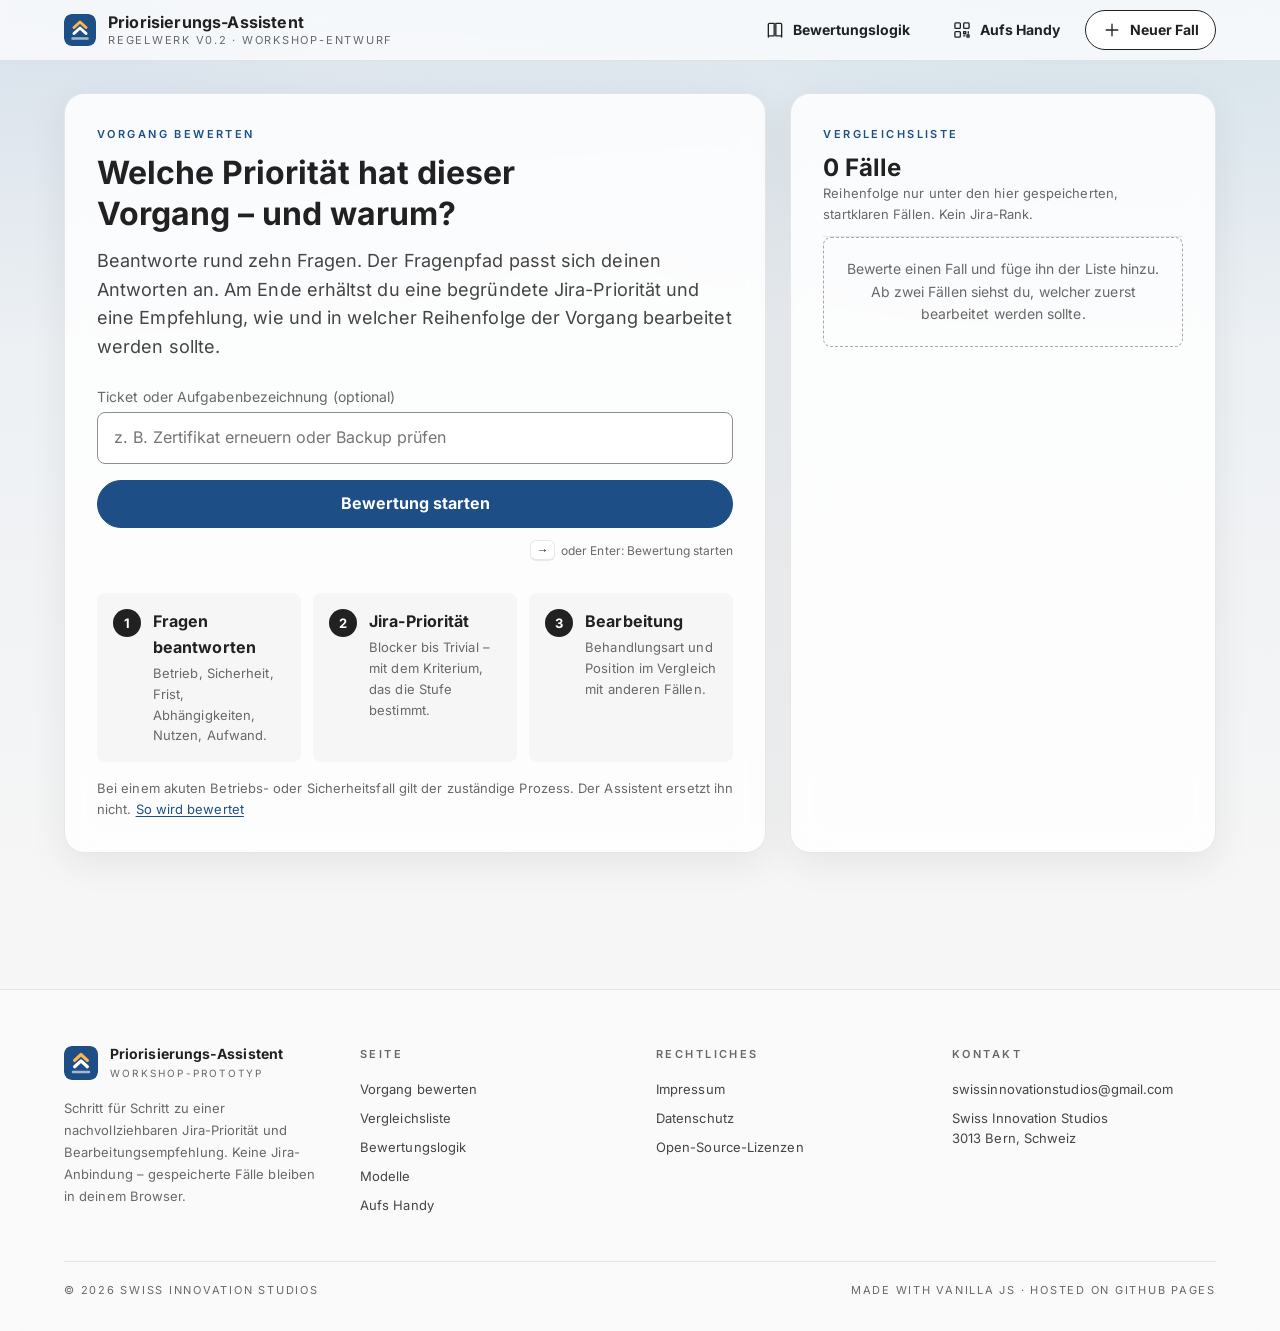
<file: index.html>
<!doctype html>
<html lang="de-CH">
<head>
<meta charset="utf-8">
<meta name="viewport" content="width=device-width, initial-scale=1">
<title>Priorisierungs-Assistent</title>
<meta name="description" content="Schritt für Schritt zu einer nachvollziehbaren Jira-Priorität und Bearbeitungsempfehlung. Workshop-Prototyp, keine offizielle Richtlinie.">
<!-- OG -->
<meta property="og:type" content="website">
<meta property="og:site_name" content="Swiss Innovation Studios">
<meta property="og:locale" content="de_CH">
<meta property="og:title" content="Priorisierungs-Assistent">
<meta property="og:description" content="Schritt für Schritt zu einer nachvollziehbaren Jira-Priorität und Bearbeitungsempfehlung. Workshop-Prototyp, keine offizielle Richtlinie.">
<meta property="og:url" content="https://swissinnovationstudios.github.io/priorisierungs-assistent/">
<meta property="og:image" content="https://swissinnovationstudios.github.io/priorisierungs-assistent/assets/og-image.jpg">
<meta property="og:image:type" content="image/jpeg">
<meta property="og:image:width" content="1200">
<meta property="og:image:height" content="630">
<meta property="og:image:alt" content="Priorisierungs-Assistent – Schritt für Schritt zur nachvollziehbaren Jira-Priorität">
<meta name="twitter:card" content="summary_large_image">
<!-- /OG -->
<meta name="robots" content="noindex">
<meta name="theme-color" content="#ffffff">
<meta name="color-scheme" content="light">
<link rel="manifest" href="manifest.webmanifest">
<link rel="icon" href="assets/icon.svg" type="image/svg+xml">
<link rel="apple-touch-icon" href="assets/icon-180.png">
<meta name="apple-mobile-web-app-title" content="Priorisierung">
<link rel="preload" href="fonts/inter-latin-400-normal.woff2" as="font" type="font/woff2" crossorigin>
<link rel="preload" href="fonts/inter-latin-700-normal.woff2" as="font" type="font/woff2" crossorigin>
<link rel="stylesheet" href="css/tokens.css">
<link rel="stylesheet" href="css/app.css">
</head>
<body>
<a class="app-skip" href="#wizard">Zum Inhalt</a>

<!-- Lyne: <sbb-header> -->
<header class="sbb-header">
  <div class="sbb-header__inner">
    <div class="sbb-header__brand">
      <img class="sbb-header__mark" src="assets/icon.svg" alt="" width="32" height="32">
      <div class="sbb-header__title">Priorisierungs-Assistent<span class="sbb-header__sub" data-ruleset></span></div>
    </div>
    <div class="sbb-header__actions">
      <!-- Header-Link Bewertungslogik -->
      <a class="sbb-transparent-button app-header-link" href="bewertungslogik.html" aria-label="Bewertungslogik">
        <svg class="app-icon" viewBox="0 0 24 24" fill="none" stroke="currentColor" stroke-width="1.6" stroke-linecap="round" stroke-linejoin="round" aria-hidden="true"><path d="M4 5.5A1.5 1.5 0 0 1 5.5 4H11v15H5.5A1.5 1.5 0 0 0 4 20.5zM20 5.5A1.5 1.5 0 0 0 18.5 4H13v15h5.5a1.5 1.5 0 0 1 1.5 1.5z"/></svg>
        <span class="app-hide-s">Bewertungslogik</span>
      </a>
      <button type="button" class="sbb-transparent-button app-hide-s" id="qr-open">
        <svg class="app-icon" viewBox="0 0 24 24" fill="none" stroke="currentColor" stroke-width="1.6" stroke-linecap="round" stroke-linejoin="round" aria-hidden="true"><rect x="3.5" y="3.5" width="6.5" height="6.5" rx="1"/><rect x="14" y="3.5" width="6.5" height="6.5" rx="1"/><rect x="3.5" y="14" width="6.5" height="6.5" rx="1"/><path d="M14 14h2.5v2.5H14zM18 18h2.5v2.5H18zM14 19h1.5M19.5 14v2"/></svg>
        Aufs Handy
      </button>
      <button type="button" class="sbb-secondary-button" id="new-case">
        <svg class="app-icon" viewBox="0 0 24 24" fill="none" stroke="currentColor" stroke-width="1.6" stroke-linecap="round" aria-hidden="true"><path d="M12 5v14M5 12h14"/></svg>
        Neuer Fall
      </button>
    </div>
  </div>
</header>

<main class="app-container">
  <div class="app-layout">
    <!-- Lyne: <sbb-card size="l"> -->
    <section id="wizard" class="sbb-card" aria-label="Vorgang bewerten"></section>
    <aside id="comparison" class="sbb-card app-sticky" aria-labelledby="compare-title"></aside>
  </div>

  <!-- Lyne: <sbb-accordion><sbb-expansion-panel> -->

</main>

<!-- Lyne: <sbb-footer variant="clock-columns"> · identisch in index.html, impressum.html, datenschutz.html, lizenzen.html (Test prüft das) -->
<footer class="sbb-footer">
  <div class="sbb-footer__inner">
    <div class="sbb-footer__grid">
      <div>
        <a class="sbb-footer__brand" href="./" aria-label="Priorisierungs-Assistent – Startseite">
          <img src="assets/icon.svg" alt="" width="34" height="34">
          <span><span class="sbb-footer__name">Priorisierungs-Assistent</span><span class="sbb-footer__sub">Workshop-Prototyp</span></span>
        </a>
        <p class="sbb-footer__about">Schritt für Schritt zu einer nachvollziehbaren Jira-Priorität und Bearbeitungsempfehlung. Keine Jira-Anbindung – gespeicherte Fälle bleiben in deinem Browser.</p>
      </div>
      <nav class="sbb-link-list" aria-labelledby="footer-site">
        <h2 class="sbb-link-list__title" id="footer-site">Seite</h2>
        <a href="./#wizard">Vorgang bewerten</a>
        <a href="./#comparison">Vergleichsliste</a>
        <a href="bewertungslogik.html">Bewertungslogik</a>
        <a href="modelle.html">Modelle</a>
        <a href="./#handy">Aufs Handy</a>
      </nav>
      <nav class="sbb-link-list" aria-labelledby="footer-legal">
        <h2 class="sbb-link-list__title" id="footer-legal">Rechtliches</h2>
        <a href="impressum.html">Impressum</a>
        <a href="datenschutz.html">Datenschutz</a>
        <a href="lizenzen.html">Open-Source-Lizenzen</a>
      </nav>
      <div class="sbb-link-list">
        <h2 class="sbb-link-list__title">Kontakt</h2>
        <a href="mailto:swissinnovationstudios@gmail.com">swissinnovationstudios@gmail.com</a>
        <p>Swiss Innovation Studios<br>3013 Bern, Schweiz</p>
      </div>
    </div>
    <div class="sbb-footer__bottom">
      <span>© 2026 Swiss Innovation Studios</span>
      <span>Made with Vanilla JS · Hosted on GitHub Pages</span>
    </div>
  </div>
</footer>

<!-- Lyne: <sbb-dialog> -->
<dialog id="qr-dialog" class="sbb-dialog" aria-labelledby="qr-title">
  <div class="sbb-dialog__inner">
    <div class="sbb-dialog__head">
      <h2 id="qr-title" class="sbb-title sbb-title--2">Auf dem Handy öffnen</h2>
      <button type="button" class="sbb-mini-button" id="qr-close" aria-label="Schliessen">
        <svg class="app-icon app-icon--s" viewBox="0 0 24 24" fill="none" stroke="currentColor" stroke-width="1.6" stroke-linecap="round" aria-hidden="true"><path d="M6 6l12 12M18 6 6 18"/></svg>
      </button>
    </div>
    <img class="app-qr" src="assets/qr.svg" alt="QR-Code zum Priorisierungs-Assistenten" width="320" height="320">
    <p class="app-qr-url"><a data-public-url href="#"></a></p>
    <p class="sbb-text-s app-muted app-mb-0">Code scannen, dann im Browser «Zum Home-Bildschirm» wählen. Die Vergleichsliste bleibt auf dem jeweiligen Gerät.</p>
  </div>
</dialog>

<script type="module" src="js/app.js"></script>
</body>
</html>
</file>
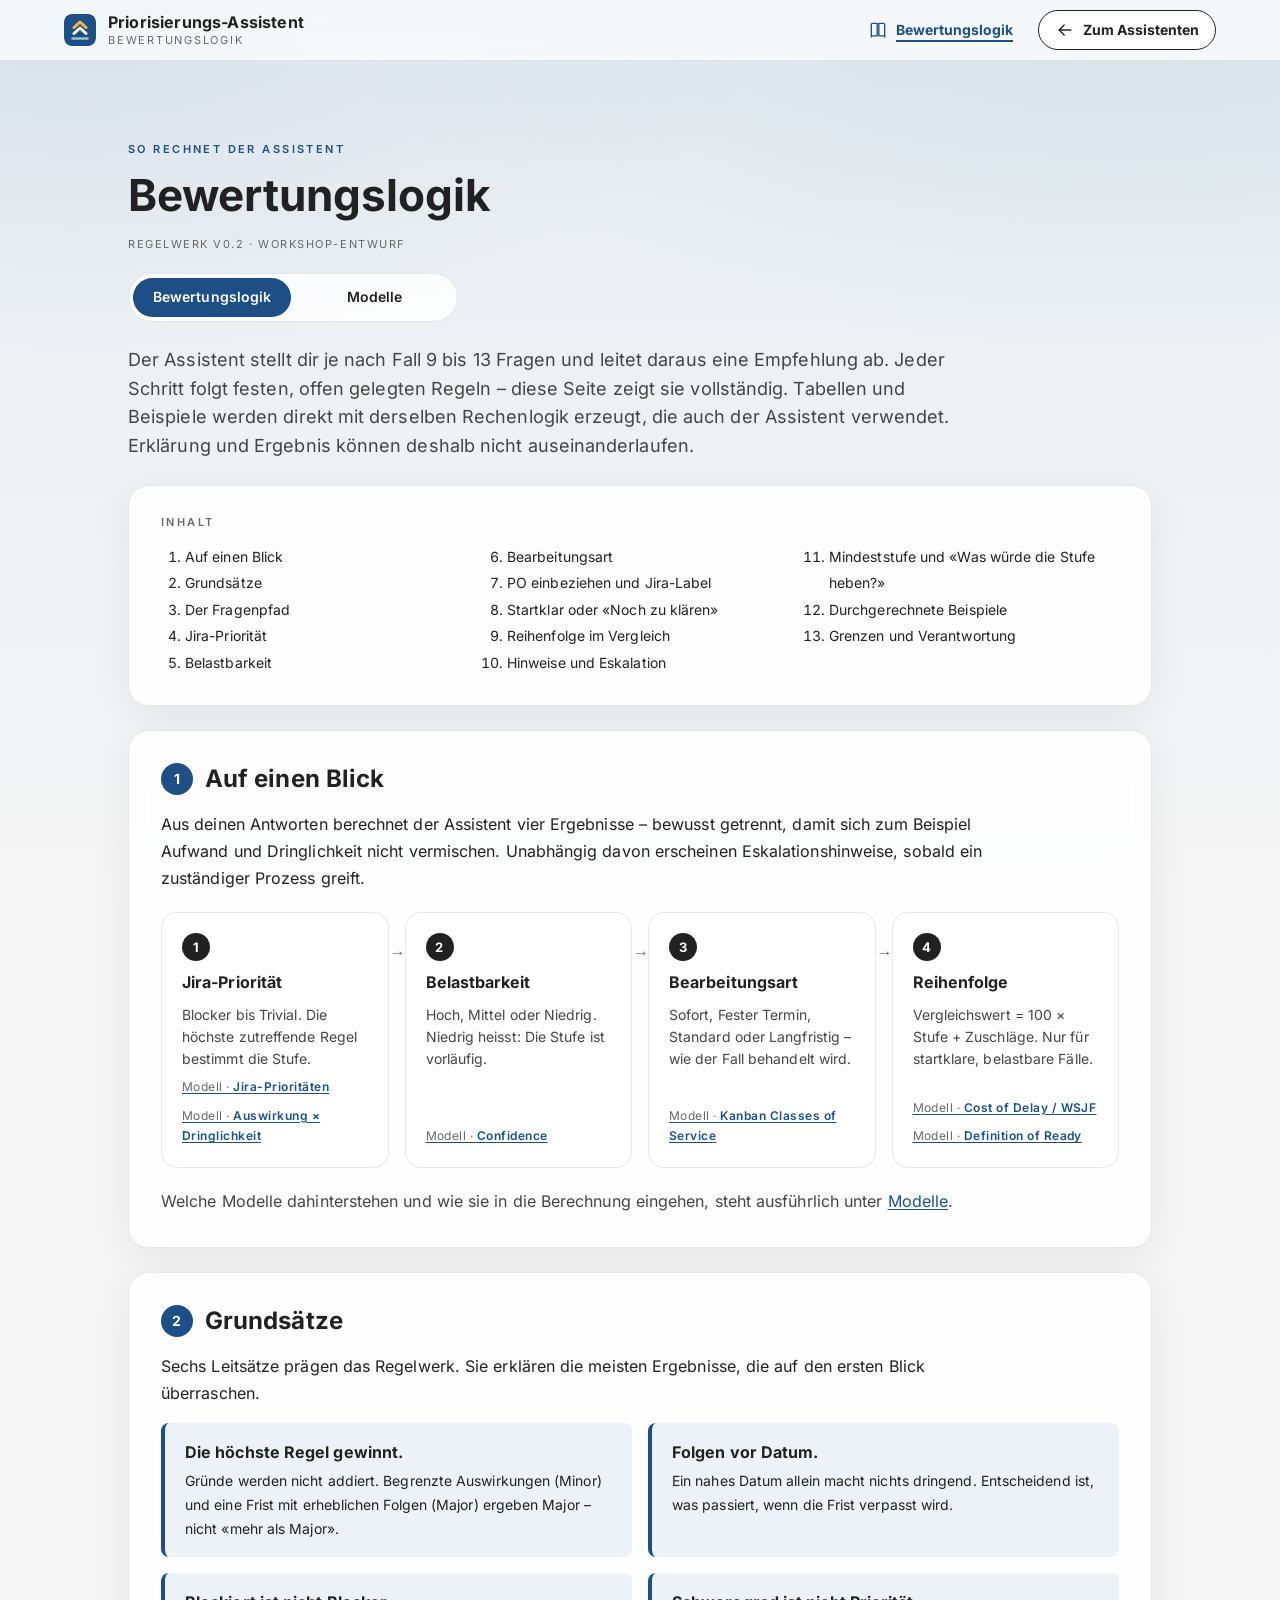
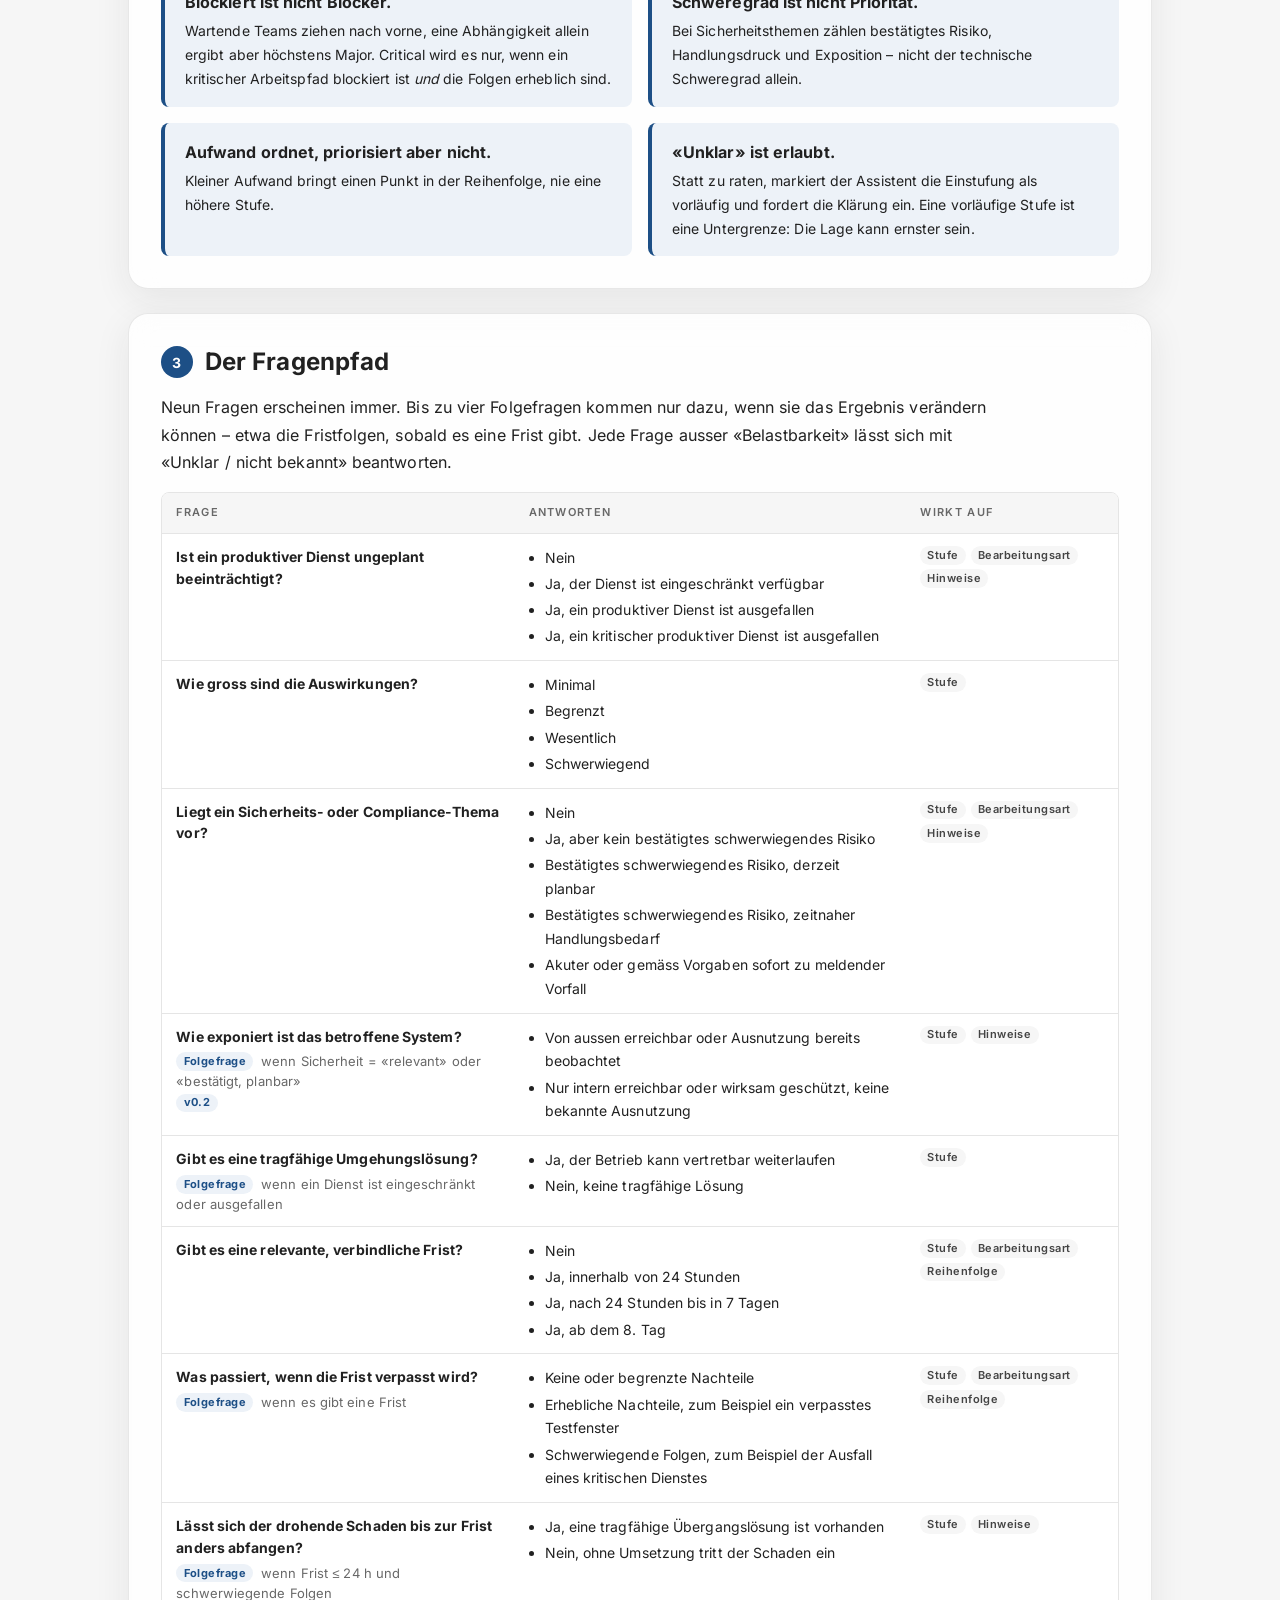
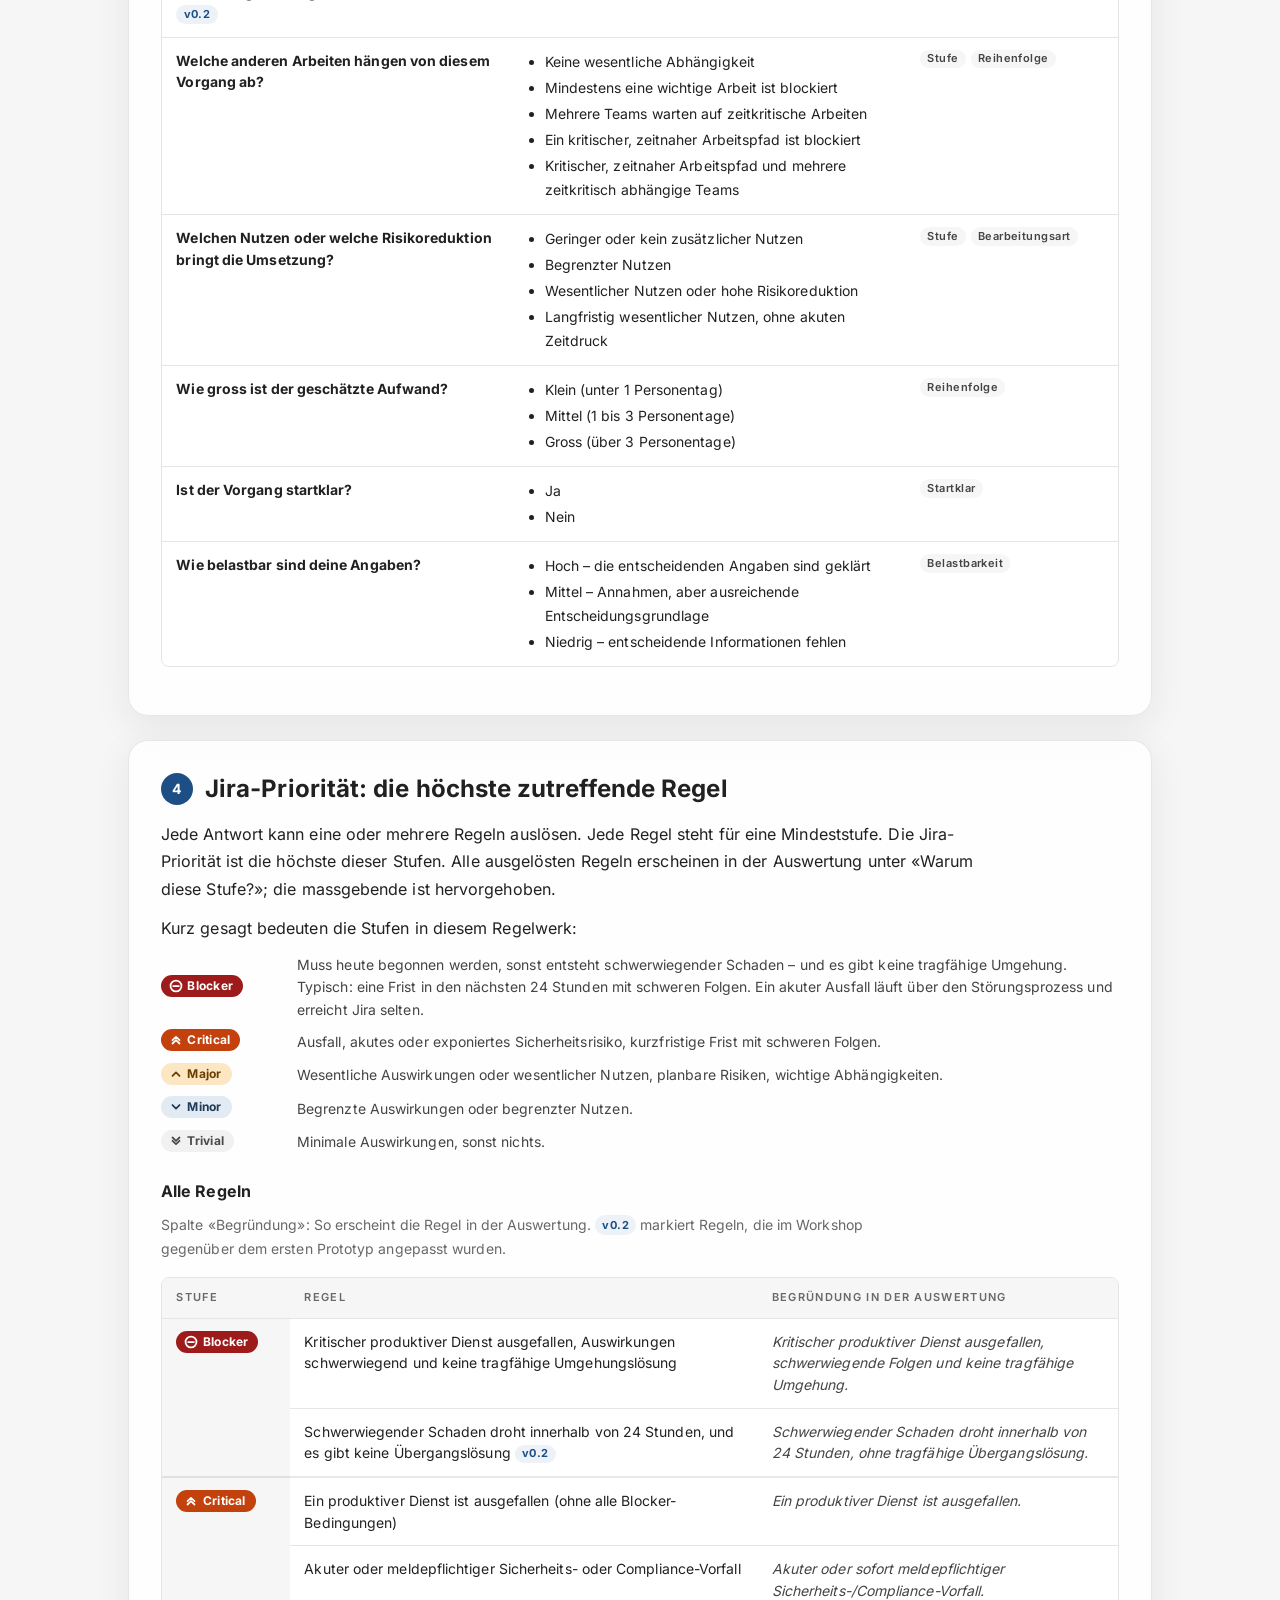
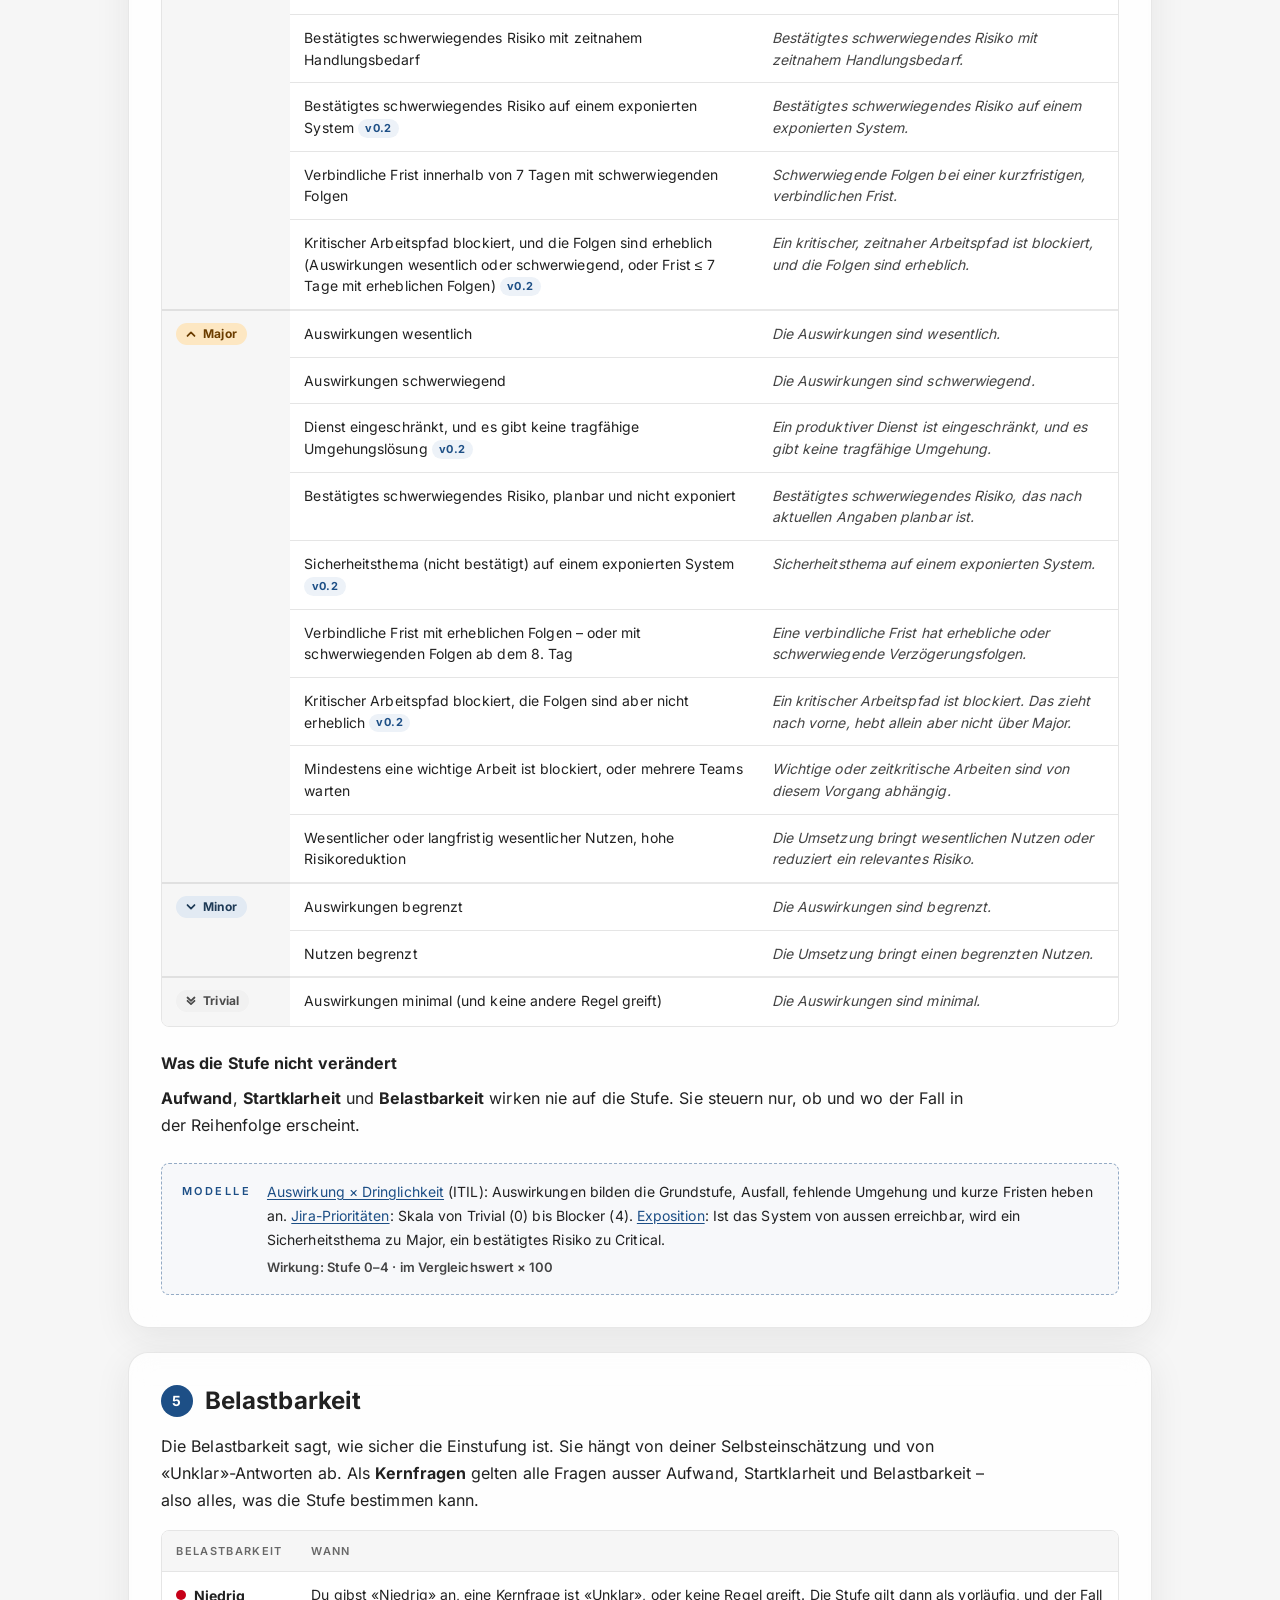
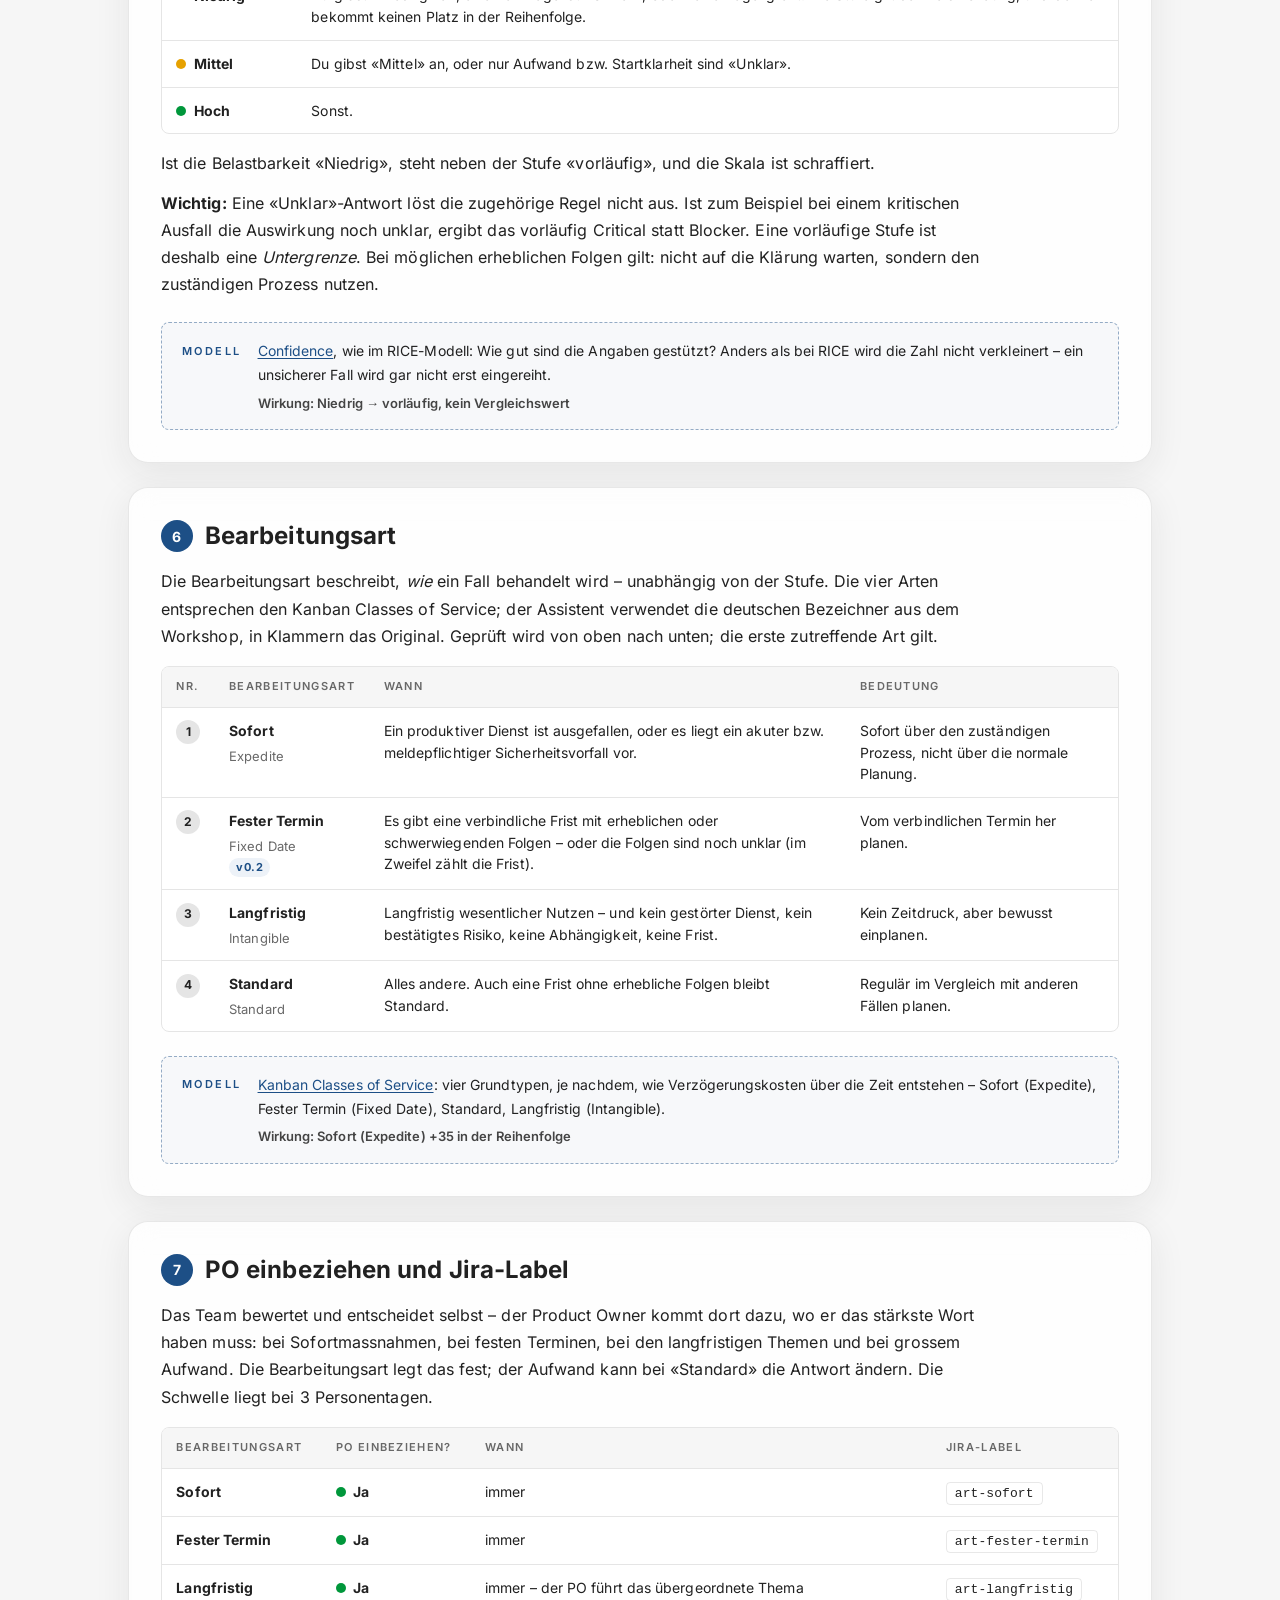
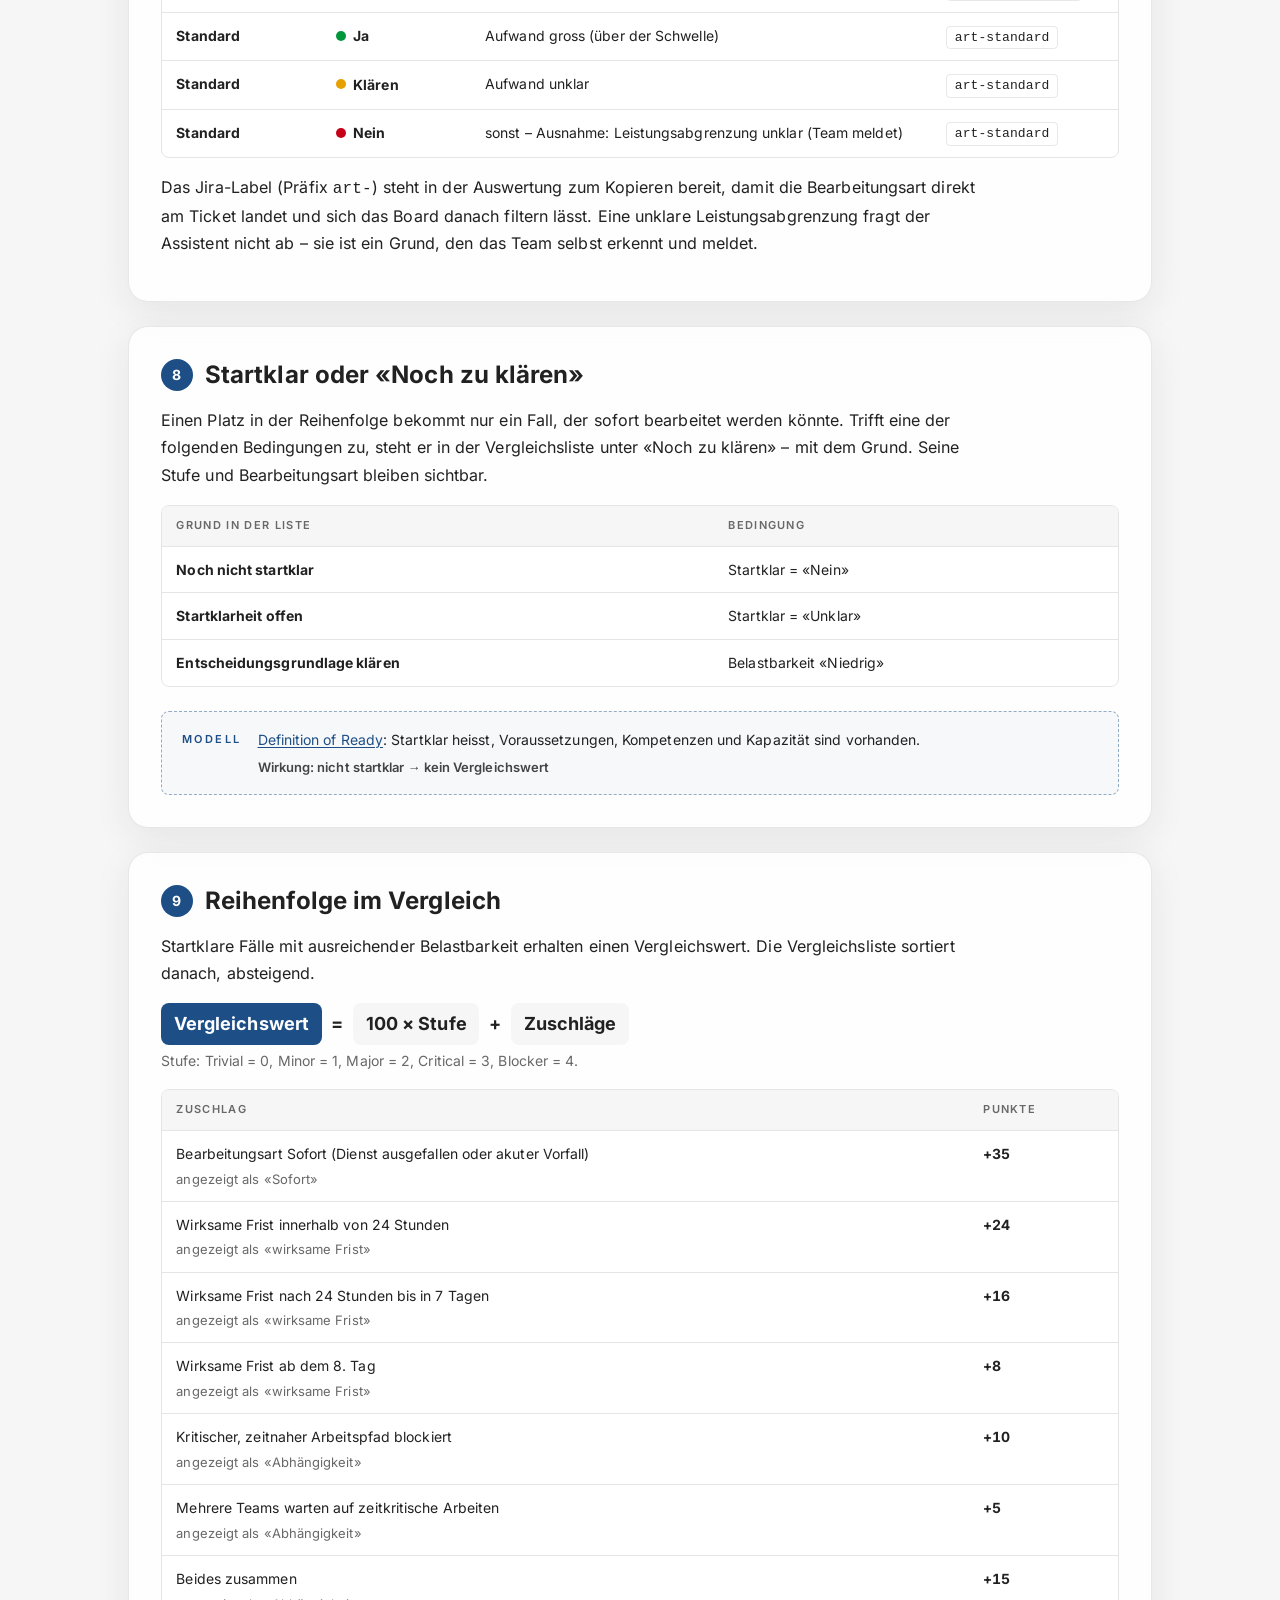
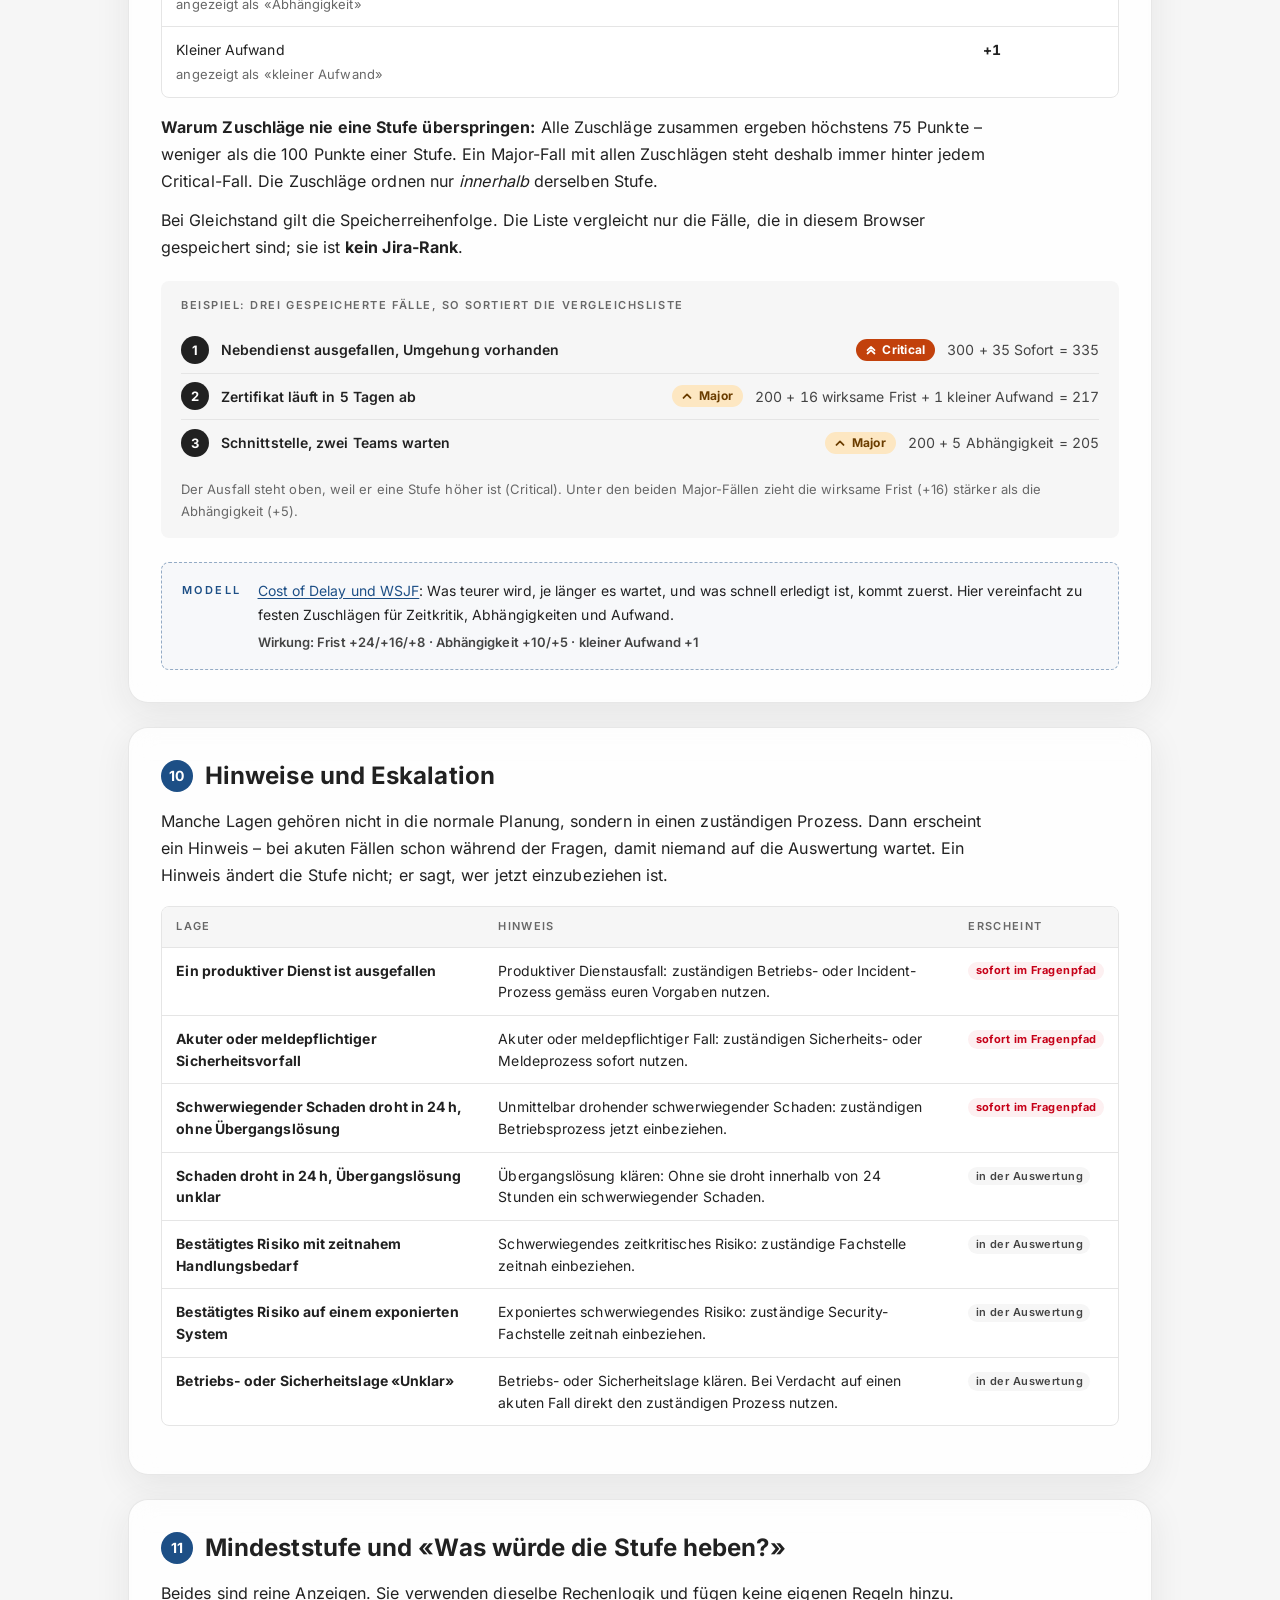
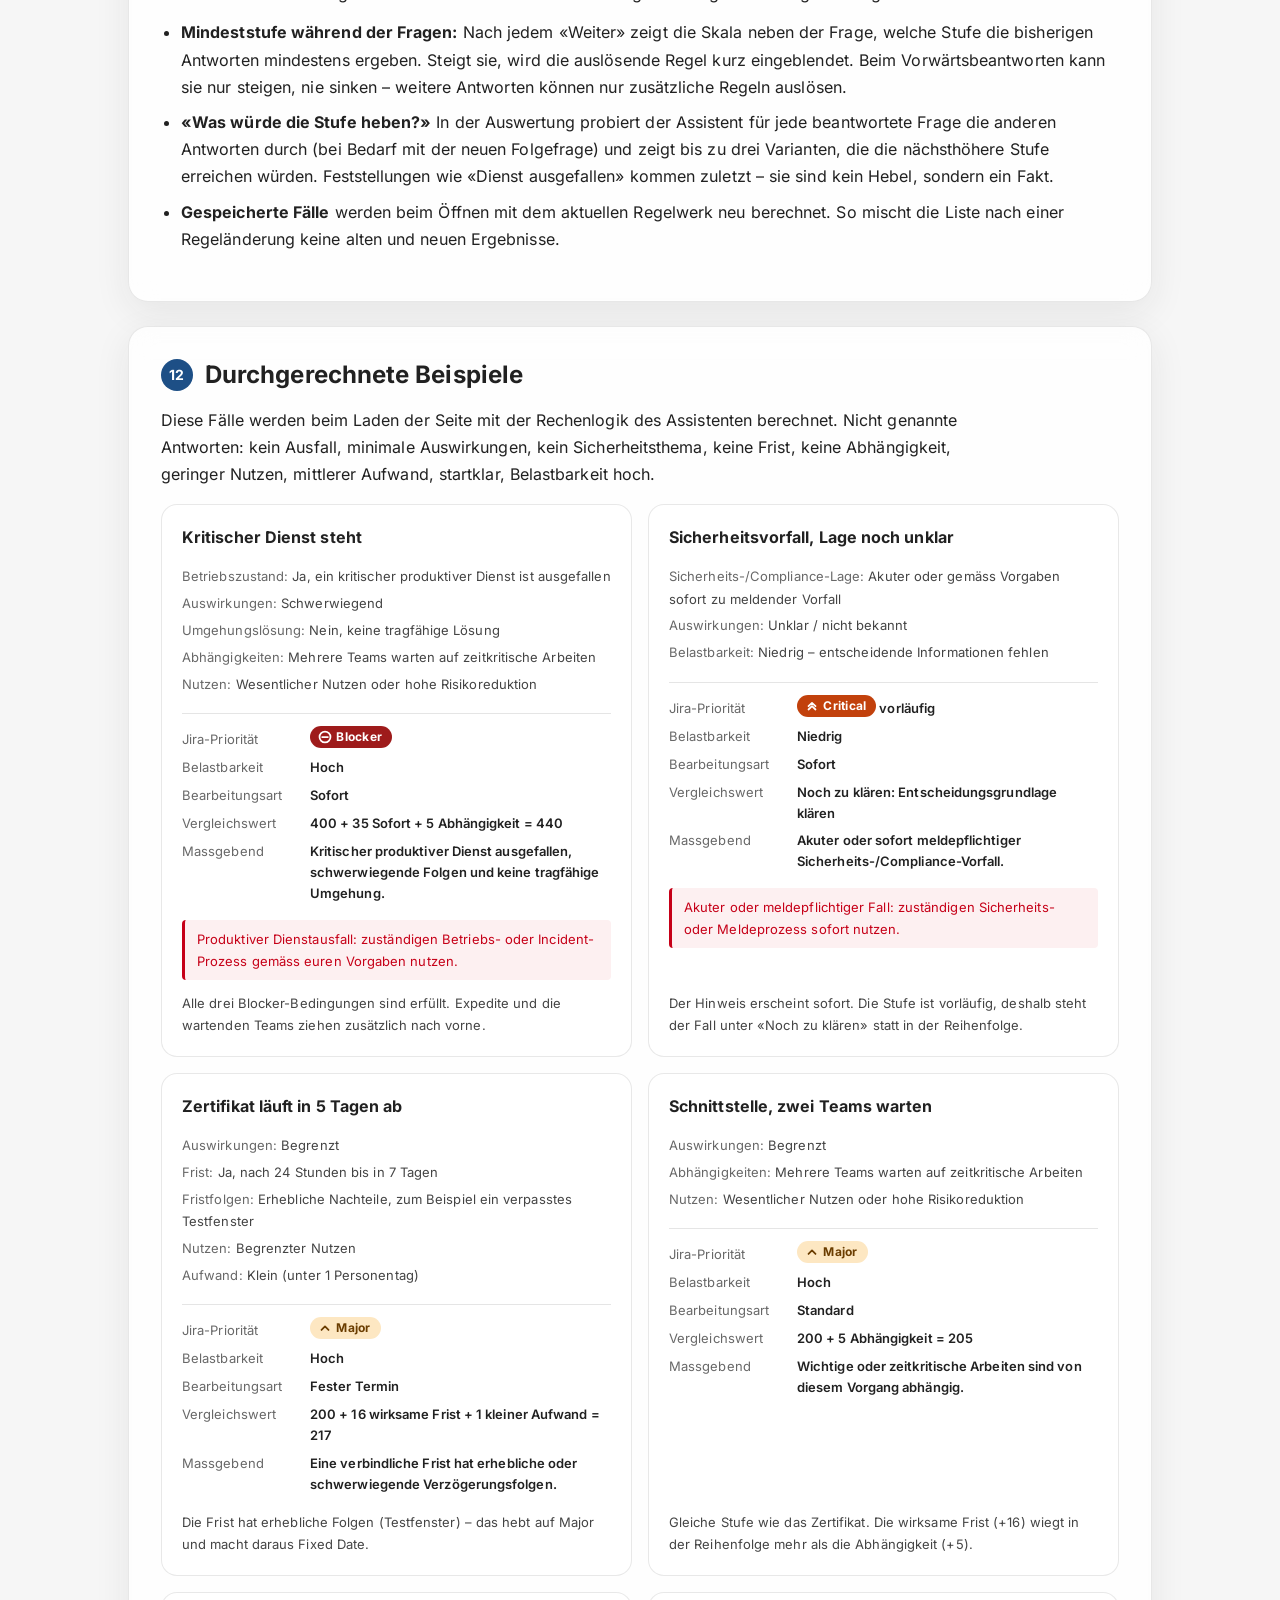
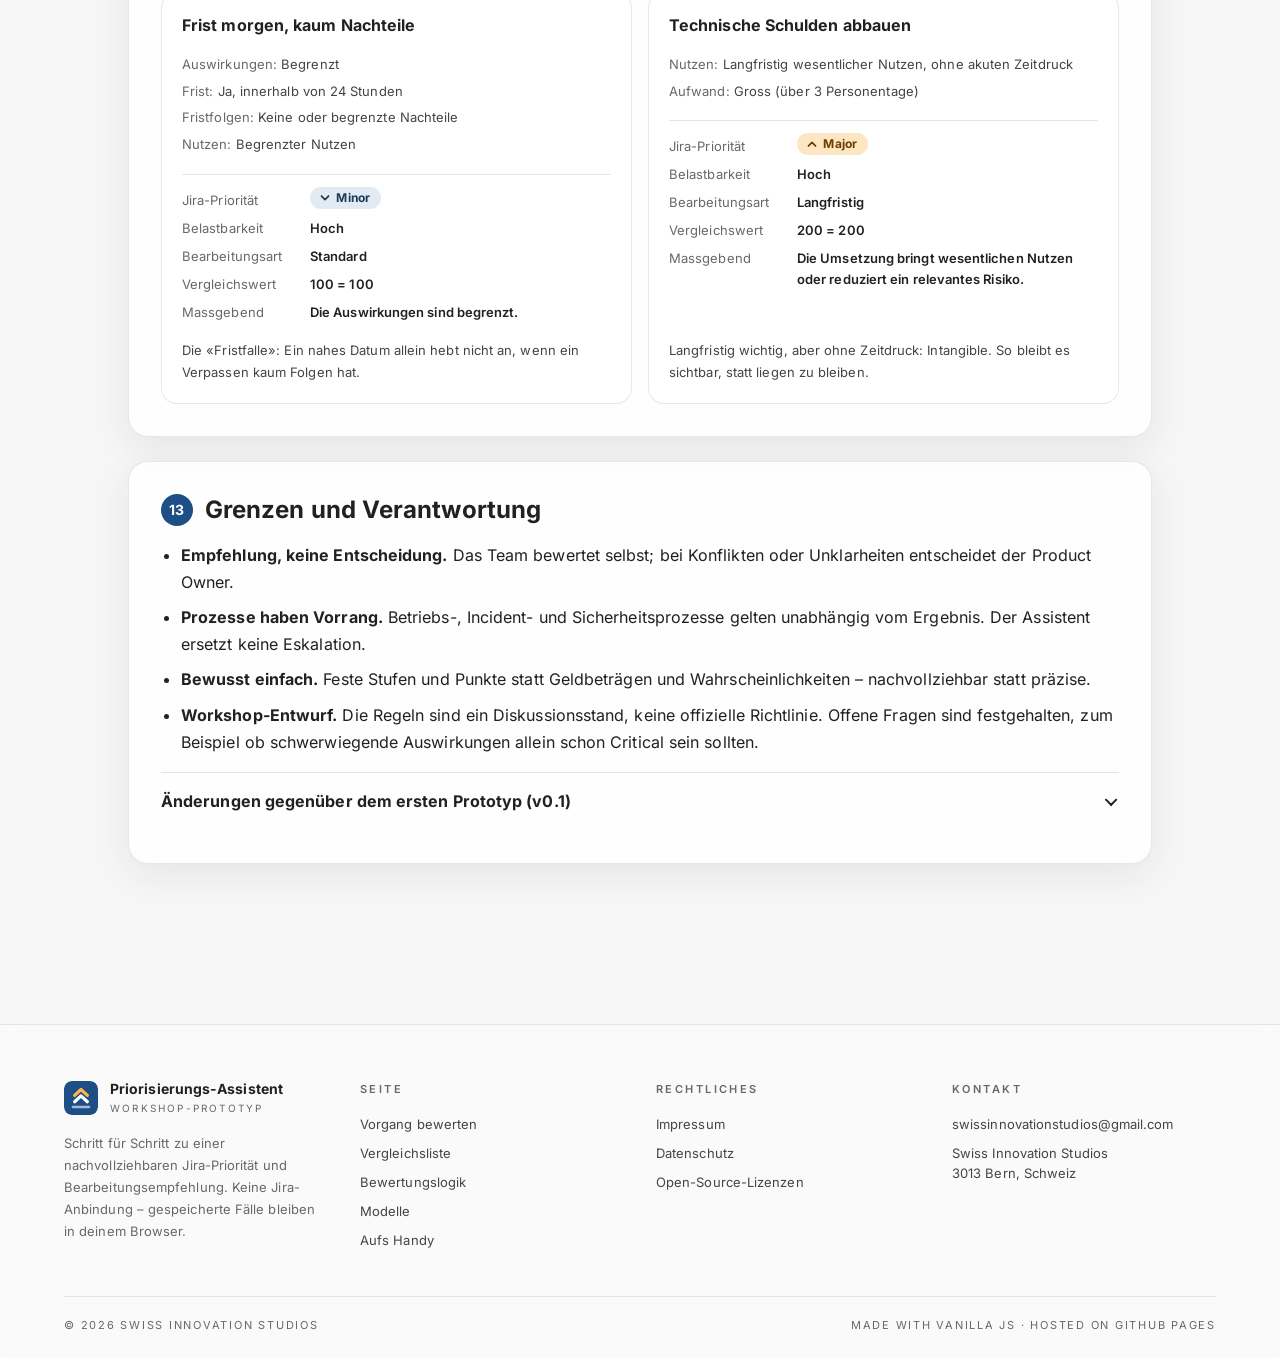
<file: bewertungslogik.html>
<!doctype html>
<html lang="de-CH">
<head>
<meta charset="utf-8">
<meta name="viewport" content="width=device-width, initial-scale=1">
<title>Bewertungslogik · Priorisierungs-Assistent</title>
<meta name="description" content="So rechnet der Priorisierungs-Assistent: Fragen, Regeln für die Jira-Priorität, Belastbarkeit, Bearbeitungsart und Reihenfolge – mit durchgerechneten Beispielen.">
<!-- OG -->
<meta property="og:type" content="website">
<meta property="og:site_name" content="Swiss Innovation Studios">
<meta property="og:locale" content="de_CH">
<meta property="og:title" content="Bewertungslogik · Priorisierungs-Assistent">
<meta property="og:description" content="So rechnet der Priorisierungs-Assistent: Fragen, Regeln für die Jira-Priorität, Belastbarkeit, Bearbeitungsart und Reihenfolge – mit durchgerechneten Beispielen.">
<meta property="og:url" content="https://swissinnovationstudios.github.io/priorisierungs-assistent/bewertungslogik.html">
<meta property="og:image" content="https://swissinnovationstudios.github.io/priorisierungs-assistent/assets/og-image.jpg">
<meta property="og:image:type" content="image/jpeg">
<meta property="og:image:width" content="1200">
<meta property="og:image:height" content="630">
<meta property="og:image:alt" content="Priorisierungs-Assistent – Schritt für Schritt zur nachvollziehbaren Jira-Priorität">
<meta name="twitter:card" content="summary_large_image">
<!-- /OG -->
<meta name="robots" content="noindex">
<meta name="theme-color" content="#ffffff">
<meta name="color-scheme" content="light">
<link rel="icon" href="assets/icon.svg" type="image/svg+xml">
<link rel="apple-touch-icon" href="assets/icon-180.png">
<link rel="preload" href="fonts/inter-latin-400-normal.woff2" as="font" type="font/woff2" crossorigin>
<link rel="stylesheet" href="css/tokens.css">
<link rel="stylesheet" href="css/app.css">
</head>
<body>
<a class="app-skip" href="#inhalt">Zum Inhalt</a>

<!-- Lyne: <sbb-header> -->
<header class="sbb-header">
  <div class="sbb-header__inner">
    <a class="sbb-header__brand" href="./" aria-label="Priorisierungs-Assistent – Startseite">
      <img class="sbb-header__mark" src="assets/icon.svg" alt="" width="32" height="32">
      <span class="sbb-header__title">Priorisierungs-Assistent<span class="sbb-header__sub">Bewertungslogik</span></span>
    </a>
    <div class="sbb-header__actions">
      <!-- Header-Link Bewertungslogik -->
      <a class="sbb-transparent-button app-header-link is-active" aria-current="page" href="bewertungslogik.html" aria-label="Bewertungslogik">
        <svg class="app-icon" viewBox="0 0 24 24" fill="none" stroke="currentColor" stroke-width="1.6" stroke-linecap="round" stroke-linejoin="round" aria-hidden="true"><path d="M4 5.5A1.5 1.5 0 0 1 5.5 4H11v15H5.5A1.5 1.5 0 0 0 4 20.5zM20 5.5A1.5 1.5 0 0 0 18.5 4H13v15h5.5a1.5 1.5 0 0 1 1.5 1.5z"/></svg>
        <span class="app-hide-s">Bewertungslogik</span>
      </a>
      <a class="sbb-secondary-button" href="./" aria-label="Zum Assistenten">
        <svg class="app-icon" viewBox="0 0 24 24" fill="none" stroke="currentColor" stroke-width="1.6" stroke-linecap="round" stroke-linejoin="round" aria-hidden="true"><path d="M19 12H5M11 6l-6 6 6 6"/></svg>
        <span class="app-hide-s">Zum Assistenten</span>
      </a>
    </div>
  </div>
</header>

<main class="app-container" id="inhalt" tabindex="-1">
  <div class="app-info">
    <div class="app-legal__head">
      <p class="app-overline">So rechnet der Assistent</p>
      <h1 class="sbb-title sbb-title--1">Bewertungslogik</h1>
      <p class="app-legal__updated"><span data-ruleset>Regelwerk v0.2 · Workshop-Entwurf</span></p>
    </div>
    <nav class="app-subnav" aria-label="Erklärungen">
      <a class="app-subnav__link is-active" href="bewertungslogik.html" aria-current="page">Bewertungslogik</a>
      <a class="app-subnav__link" href="modelle.html">Modelle</a>
    </nav>
    <p class="app-info__lead">Der Assistent stellt dir je nach Fall 9 bis 13 Fragen und leitet daraus eine Empfehlung ab. Jeder Schritt folgt festen, offen gelegten Regeln – diese Seite zeigt sie vollständig. Tabellen und Beispiele werden direkt mit derselben Rechenlogik erzeugt, die auch der Assistent verwendet. Erklärung und Ergebnis können deshalb nicht auseinanderlaufen.</p>

    <nav class="sbb-card app-toc" aria-labelledby="toc-title">
      <h2 class="app-toc__title" id="toc-title">Inhalt</h2>
      <ol class="app-toc__list">
        <li><a href="#ueberblick">Auf einen Blick</a></li>
        <li><a href="#grundsaetze">Grundsätze</a></li>
        <li><a href="#fragen">Der Fragenpfad</a></li>
        <li><a href="#prioritaet">Jira-Priorität</a></li>
        <li><a href="#belastbarkeit">Belastbarkeit</a></li>
        <li><a href="#bearbeitungsart">Bearbeitungsart</a></li>
        <li><a href="#po">PO einbeziehen und Jira-Label</a></li>
        <li><a href="#startklar">Startklar oder «Noch zu klären»</a></li>
        <li><a href="#reihenfolge">Reihenfolge im Vergleich</a></li>
        <li><a href="#hinweise">Hinweise und Eskalation</a></li>
        <li><a href="#anzeige">Mindeststufe und «Was würde die Stufe heben?»</a></li>
        <li><a href="#beispiele">Durchgerechnete Beispiele</a></li>
        <li><a href="#grenzen">Grenzen und Verantwortung</a></li>
      </ol>
    </nav>

    <section class="sbb-card app-info__section" id="ueberblick" aria-labelledby="h-ueberblick">
      <h2 class="app-info__h2" id="h-ueberblick"><span class="app-info__num">1</span>Auf einen Blick</h2>
      <p>Aus deinen Antworten berechnet der Assistent vier Ergebnisse – bewusst getrennt, damit sich zum Beispiel Aufwand und Dringlichkeit nicht vermischen. Unabhängig davon erscheinen Eskalationshinweise, sobald ein zuständiger Prozess greift.</p>
      <ol class="app-flow">
        <li class="app-flow__step">
          <span class="app-flow__num">1</span>
          <strong class="app-flow__title">Jira-Priorität</strong>
          <span class="app-flow__text">Blocker bis Trivial. Die höchste zutreffende Regel bestimmt die Stufe.</span>
          <a class="app-flow__model" href="modelle.html#jira-prioritaeten">Jira-Prioritäten</a>
          <a class="app-flow__model" href="modelle.html#auswirkung-dringlichkeit">Auswirkung × Dringlichkeit</a>
        </li>
        <li class="app-flow__step">
          <span class="app-flow__num">2</span>
          <strong class="app-flow__title">Belastbarkeit</strong>
          <span class="app-flow__text">Hoch, Mittel oder Niedrig. Niedrig heisst: Die Stufe ist vorläufig.</span>
          <a class="app-flow__model" href="modelle.html#belastbarkeit">Confidence</a>
        </li>
        <li class="app-flow__step">
          <span class="app-flow__num">3</span>
          <strong class="app-flow__title">Bearbeitungsart</strong>
          <span class="app-flow__text">Sofort, Fester Termin, Standard oder Langfristig – wie der Fall behandelt wird.</span>
          <a class="app-flow__model" href="modelle.html#classes-of-service">Kanban Classes of Service</a>
        </li>
        <li class="app-flow__step">
          <span class="app-flow__num">4</span>
          <strong class="app-flow__title">Reihenfolge</strong>
          <span class="app-flow__text">Vergleichswert = 100 × Stufe + Zuschläge. Nur für startklare, belastbare Fälle.</span>
          <a class="app-flow__model" href="modelle.html#cost-of-delay">Cost of Delay / WSJF</a>
          <a class="app-flow__model" href="modelle.html#definition-of-ready">Definition of Ready</a>
        </li>
      </ol>
      <p class="app-info__more">Welche Modelle dahinterstehen und wie sie in die Berechnung eingehen, steht ausführlich unter <a href="modelle.html">Modelle</a>.</p>
    </section>

    <section class="sbb-card app-info__section" id="grundsaetze" aria-labelledby="h-grundsaetze">
      <h2 class="app-info__h2" id="h-grundsaetze"><span class="app-info__num">2</span>Grundsätze</h2>
      <p>Sechs Leitsätze prägen das Regelwerk. Sie erklären die meisten Ergebnisse, die auf den ersten Blick überraschen.</p>
      <ul class="app-principles">
        <li><strong>Die höchste Regel gewinnt.</strong> Gründe werden nicht addiert. Begrenzte Auswirkungen (Minor) und eine Frist mit erheblichen Folgen (Major) ergeben Major – nicht «mehr als Major».</li>
        <li><strong>Folgen vor Datum.</strong> Ein nahes Datum allein macht nichts dringend. Entscheidend ist, was passiert, wenn die Frist verpasst wird.</li>
        <li><strong>Blockiert ist nicht Blocker.</strong> Wartende Teams ziehen nach vorne, eine Abhängigkeit allein ergibt aber höchstens Major. Critical wird es nur, wenn ein kritischer Arbeitspfad blockiert ist <em>und</em> die Folgen erheblich sind.</li>
        <li><strong>Schweregrad ist nicht Priorität.</strong> Bei Sicherheitsthemen zählen bestätigtes Risiko, Handlungsdruck und Exposition – nicht der technische Schweregrad allein.</li>
        <li><strong>Aufwand ordnet, priorisiert aber nicht.</strong> Kleiner Aufwand bringt einen Punkt in der Reihenfolge, nie eine höhere Stufe.</li>
        <li><strong>«Unklar» ist erlaubt.</strong> Statt zu raten, markiert der Assistent die Einstufung als vorläufig und fordert die Klärung ein. Eine vorläufige Stufe ist eine Untergrenze: Die Lage kann ernster sein.</li>
      </ul>
    </section>

    <section class="sbb-card app-info__section" id="fragen" aria-labelledby="h-fragen">
      <h2 class="app-info__h2" id="h-fragen"><span class="app-info__num">3</span>Der Fragenpfad</h2>
      <p>Neun Fragen erscheinen immer. Bis zu vier Folgefragen kommen nur dazu, wenn sie das Ergebnis verändern können – etwa die Fristfolgen, sobald es eine Frist gibt. Jede Frage ausser «Belastbarkeit» lässt sich mit «Unklar / nicht bekannt» beantworten.</p>
      <div data-render="questions"></div>
    </section>

    <section class="sbb-card app-info__section" id="prioritaet" aria-labelledby="h-prioritaet">
      <h2 class="app-info__h2" id="h-prioritaet"><span class="app-info__num">4</span>Jira-Priorität: die höchste zutreffende Regel</h2>
      <p>Jede Antwort kann eine oder mehrere Regeln auslösen. Jede Regel steht für eine Mindeststufe. Die Jira-Priorität ist die höchste dieser Stufen. Alle ausgelösten Regeln erscheinen in der Auswertung unter «Warum diese Stufe?»; die massgebende ist hervorgehoben.</p>
      <p>Kurz gesagt bedeuten die Stufen in diesem Regelwerk:</p>
      <dl class="app-levels">
        <div><dt data-chip="Blocker"></dt><dd>Muss heute begonnen werden, sonst entsteht schwerwiegender Schaden – und es gibt keine tragfähige Umgehung. Typisch: eine Frist in den nächsten 24 Stunden mit schweren Folgen. Ein akuter Ausfall läuft über den Störungsprozess und erreicht Jira selten.</dd></div>
        <div><dt data-chip="Critical"></dt><dd>Ausfall, akutes oder exponiertes Sicherheitsrisiko, kurzfristige Frist mit schweren Folgen.</dd></div>
        <div><dt data-chip="Major"></dt><dd>Wesentliche Auswirkungen oder wesentlicher Nutzen, planbare Risiken, wichtige Abhängigkeiten.</dd></div>
        <div><dt data-chip="Minor"></dt><dd>Begrenzte Auswirkungen oder begrenzter Nutzen.</dd></div>
        <div><dt data-chip="Trivial"></dt><dd>Minimale Auswirkungen, sonst nichts.</dd></div>
      </dl>
      <h3 class="app-info__h3">Alle Regeln</h3>
      <p class="sbb-text-s app-muted">Spalte «Begründung»: So erscheint die Regel in der Auswertung. <span class="app-badge">v0.2</span> markiert Regeln, die im Workshop gegenüber dem ersten Prototyp angepasst wurden.</p>
      <div data-render="level-rules"></div>
      <h3 class="app-info__h3">Was die Stufe nicht verändert</h3>
      <p><strong>Aufwand</strong>, <strong>Startklarheit</strong> und <strong>Belastbarkeit</strong> wirken nie auf die Stufe. Sie steuern nur, ob und wo der Fall in der Reihenfolge erscheint.</p>
      <div class="app-model-note" role="note">
        <span class="app-model-note__label">Modelle</span>
        <p><a href="modelle.html#auswirkung-dringlichkeit">Auswirkung × Dringlichkeit</a> (ITIL): Auswirkungen bilden die Grundstufe, Ausfall, fehlende Umgehung und kurze Fristen heben an. <a href="modelle.html#jira-prioritaeten">Jira-Prioritäten</a>: Skala von Trivial (0) bis Blocker (4). <a href="modelle.html#exposition">Exposition</a>: Ist das System von aussen erreichbar, wird ein Sicherheitsthema zu Major, ein bestätigtes Risiko zu Critical.</p>
        <span class="app-model-note__score">Wirkung: Stufe 0–4 · im Vergleichswert × 100</span>
      </div>
    </section>

    <section class="sbb-card app-info__section" id="belastbarkeit" aria-labelledby="h-belastbarkeit">
      <h2 class="app-info__h2" id="h-belastbarkeit"><span class="app-info__num">5</span>Belastbarkeit</h2>
      <p>Die Belastbarkeit sagt, wie sicher die Einstufung ist. Sie hängt von deiner Selbsteinschätzung und von «Unklar»-Antworten ab. Als <strong>Kernfragen</strong> gelten alle Fragen ausser Aufwand, Startklarheit und Belastbarkeit – also alles, was die Stufe bestimmen kann.</p>
      <div data-render="confidence"></div>
      <p>Ist die Belastbarkeit «Niedrig», steht neben der Stufe «vorläufig», und die Skala ist schraffiert.</p>
      <p><strong>Wichtig:</strong> Eine «Unklar»-Antwort löst die zugehörige Regel nicht aus. Ist zum Beispiel bei einem kritischen Ausfall die Auswirkung noch unklar, ergibt das vorläufig Critical statt Blocker. Eine vorläufige Stufe ist deshalb eine <em>Untergrenze</em>. Bei möglichen erheblichen Folgen gilt: nicht auf die Klärung warten, sondern den zuständigen Prozess nutzen.</p>
      <div class="app-model-note" role="note">
        <span class="app-model-note__label">Modell</span>
        <p><a href="modelle.html#belastbarkeit">Confidence</a>, wie im RICE-Modell: Wie gut sind die Angaben gestützt? Anders als bei RICE wird die Zahl nicht verkleinert – ein unsicherer Fall wird gar nicht erst eingereiht.</p>
        <span class="app-model-note__score">Wirkung: Niedrig → vorläufig, kein Vergleichswert</span>
      </div>
    </section>

    <section class="sbb-card app-info__section" id="bearbeitungsart" aria-labelledby="h-bearbeitungsart">
      <h2 class="app-info__h2" id="h-bearbeitungsart"><span class="app-info__num">6</span>Bearbeitungsart</h2>
      <p>Die Bearbeitungsart beschreibt, <em>wie</em> ein Fall behandelt wird – unabhängig von der Stufe. Die vier Arten entsprechen den Kanban Classes of Service; der Assistent verwendet die deutschen Bezeichner aus dem Workshop, in Klammern das Original. Geprüft wird von oben nach unten; die erste zutreffende Art gilt.</p>
      <div data-render="service-rules"></div>
      <div class="app-model-note" role="note">
        <span class="app-model-note__label">Modell</span>
        <p><a href="modelle.html#classes-of-service">Kanban Classes of Service</a>: vier Grundtypen, je nachdem, wie Verzögerungskosten über die Zeit entstehen – Sofort (Expedite), Fester Termin (Fixed Date), Standard, Langfristig (Intangible).</p>
        <span class="app-model-note__score">Wirkung: Sofort (Expedite) +35 in der Reihenfolge</span>
      </div>
    </section>

    <section class="sbb-card app-info__section" id="po" aria-labelledby="h-po">
      <h2 class="app-info__h2" id="h-po"><span class="app-info__num">7</span>PO einbeziehen und Jira-Label</h2>
      <p>Das Team bewertet und entscheidet selbst – der Product Owner kommt dort dazu, wo er das stärkste Wort haben muss: bei Sofortmassnahmen, bei festen Terminen, bei den langfristigen Themen und bei grossem Aufwand. Die Bearbeitungsart legt das fest; der Aufwand kann bei «Standard» die Antwort ändern. Die Schwelle liegt bei <span data-render="po-threshold">3</span> Personentagen.</p>
      <div data-render="po-rules"></div>
      <p>Das Jira-Label (Präfix <code>art-</code>) steht in der Auswertung zum Kopieren bereit, damit die Bearbeitungsart direkt am Ticket landet und sich das Board danach filtern lässt. Eine unklare Leistungsabgrenzung fragt der Assistent nicht ab – sie ist ein Grund, den das Team selbst erkennt und meldet.</p>
    </section>

    <section class="sbb-card app-info__section" id="startklar" aria-labelledby="h-startklar">
      <h2 class="app-info__h2" id="h-startklar"><span class="app-info__num">8</span>Startklar oder «Noch zu klären»</h2>
      <p>Einen Platz in der Reihenfolge bekommt nur ein Fall, der sofort bearbeitet werden könnte. Trifft eine der folgenden Bedingungen zu, steht er in der Vergleichsliste unter «Noch zu klären» – mit dem Grund. Seine Stufe und Bearbeitungsart bleiben sichtbar.</p>
      <div data-render="gates"></div>
      <div class="app-model-note" role="note">
        <span class="app-model-note__label">Modell</span>
        <p><a href="modelle.html#definition-of-ready">Definition of Ready</a>: Startklar heisst, Voraussetzungen, Kompetenzen und Kapazität sind vorhanden.</p>
        <span class="app-model-note__score">Wirkung: nicht startklar → kein Vergleichswert</span>
      </div>
    </section>

    <section class="sbb-card app-info__section" id="reihenfolge" aria-labelledby="h-reihenfolge">
      <h2 class="app-info__h2" id="h-reihenfolge"><span class="app-info__num">9</span>Reihenfolge im Vergleich</h2>
      <p>Startklare Fälle mit ausreichender Belastbarkeit erhalten einen Vergleichswert. Die Vergleichsliste sortiert danach, absteigend.</p>
      <p class="app-formula"><span>Vergleichswert</span> = <span>100 × Stufe</span> + <span>Zuschläge</span></p>
      <p class="sbb-text-s app-muted">Stufe: Trivial = 0, Minor = 1, Major = 2, Critical = 3, Blocker = 4.</p>
      <div data-render="bonus-rules"></div>
      <p><strong>Warum Zuschläge nie eine Stufe überspringen:</strong> Alle Zuschläge zusammen ergeben höchstens <span data-render="bonus-max">75</span> Punkte – weniger als die 100 Punkte einer Stufe. Ein Major-Fall mit allen Zuschlägen steht deshalb immer hinter jedem Critical-Fall. Die Zuschläge ordnen nur <em>innerhalb</em> derselben Stufe.</p>
      <p>Bei Gleichstand gilt die Speicherreihenfolge. Die Liste vergleicht nur die Fälle, die in diesem Browser gespeichert sind; sie ist <strong>kein Jira-Rank</strong>.</p>
      <div data-render="ordering-example"></div>
      <div class="app-model-note" role="note">
        <span class="app-model-note__label">Modell</span>
        <p><a href="modelle.html#cost-of-delay">Cost of Delay und WSJF</a>: Was teurer wird, je länger es wartet, und was schnell erledigt ist, kommt zuerst. Hier vereinfacht zu festen Zuschlägen für Zeitkritik, Abhängigkeiten und Aufwand.</p>
        <span class="app-model-note__score">Wirkung: Frist +24/+16/+8 · Abhängigkeit +10/+5 · kleiner Aufwand +1</span>
      </div>
    </section>

    <section class="sbb-card app-info__section" id="hinweise" aria-labelledby="h-hinweise">
      <h2 class="app-info__h2" id="h-hinweise"><span class="app-info__num">10</span>Hinweise und Eskalation</h2>
      <p>Manche Lagen gehören nicht in die normale Planung, sondern in einen zuständigen Prozess. Dann erscheint ein Hinweis – bei akuten Fällen schon während der Fragen, damit niemand auf die Auswertung wartet. Ein Hinweis ändert die Stufe nicht; er sagt, wer jetzt einzubeziehen ist.</p>
      <div data-render="alerts"></div>
    </section>

    <section class="sbb-card app-info__section" id="anzeige" aria-labelledby="h-anzeige">
      <h2 class="app-info__h2" id="h-anzeige"><span class="app-info__num">11</span>Mindeststufe und «Was würde die Stufe heben?»</h2>
      <p>Beides sind reine Anzeigen. Sie verwenden dieselbe Rechenlogik und fügen keine eigenen Regeln hinzu.</p>
      <ul class="app-info__list">
        <li><strong>Mindeststufe während der Fragen:</strong> Nach jedem «Weiter» zeigt die Skala neben der Frage, welche Stufe die bisherigen Antworten mindestens ergeben. Steigt sie, wird die auslösende Regel kurz eingeblendet. Beim Vorwärtsbeantworten kann sie nur steigen, nie sinken – weitere Antworten können nur zusätzliche Regeln auslösen.</li>
        <li><strong>«Was würde die Stufe heben?»</strong> In der Auswertung probiert der Assistent für jede beantwortete Frage die anderen Antworten durch (bei Bedarf mit der neuen Folgefrage) und zeigt bis zu drei Varianten, die die nächsthöhere Stufe erreichen würden. Feststellungen wie «Dienst ausgefallen» kommen zuletzt – sie sind kein Hebel, sondern ein Fakt.</li>
        <li><strong>Gespeicherte Fälle</strong> werden beim Öffnen mit dem aktuellen Regelwerk neu berechnet. So mischt die Liste nach einer Regeländerung keine alten und neuen Ergebnisse.</li>
      </ul>
    </section>

    <section class="sbb-card app-info__section" id="beispiele" aria-labelledby="h-beispiele">
      <h2 class="app-info__h2" id="h-beispiele"><span class="app-info__num">12</span>Durchgerechnete Beispiele</h2>
      <p>Diese Fälle werden beim Laden der Seite mit der Rechenlogik des Assistenten berechnet. Nicht genannte Antworten: kein Ausfall, minimale Auswirkungen, kein Sicherheitsthema, keine Frist, keine Abhängigkeit, geringer Nutzen, mittlerer Aufwand, startklar, Belastbarkeit hoch.</p>
      <div data-render="examples"></div>
    </section>

    <section class="sbb-card app-info__section" id="grenzen" aria-labelledby="h-grenzen">
      <h2 class="app-info__h2" id="h-grenzen"><span class="app-info__num">13</span>Grenzen und Verantwortung</h2>
      <ul class="app-info__list">
        <li><strong>Empfehlung, keine Entscheidung.</strong> Das Team bewertet selbst; bei Konflikten oder Unklarheiten entscheidet der Product Owner.</li>
        <li><strong>Prozesse haben Vorrang.</strong> Betriebs-, Incident- und Sicherheitsprozesse gelten unabhängig vom Ergebnis. Der Assistent ersetzt keine Eskalation.</li>
        <li><strong>Bewusst einfach.</strong> Feste Stufen und Punkte statt Geldbeträgen und Wahrscheinlichkeiten – nachvollziehbar statt präzise.</li>
        <li><strong>Workshop-Entwurf.</strong> Die Regeln sind ein Diskussionsstand, keine offizielle Richtlinie. Offene Fragen sind festgehalten, zum Beispiel ob schwerwiegende Auswirkungen allein schon Critical sein sollten.</li>
      </ul>
      <details class="sbb-expansion-panel app-mt-4">
        <summary class="sbb-expansion-panel__header">Änderungen gegenüber dem ersten Prototyp (v0.1)</summary>
        <div class="sbb-expansion-panel__content">
          <ul class="app-info__list">
            <li><strong>Unmittelbar drohender Schaden</strong> (Frist ≤ 24 h, schwerwiegende Folgen, keine Übergangslösung) ist neu ein Blocker; dafür gibt es eine Folgefrage und einen sofortigen Hinweis.</li>
            <li><strong>Eingeschränkter Dienst ohne Umgehung</strong> ist neu mindestens Major.</li>
            <li><strong>Kritische Abhängigkeit</strong> hebt allein nur noch auf Major; Critical erst mit erheblichen Folgen. Der Zuschlag bleibt.</li>
            <li><strong>Exposition</strong> als Folgefrage bei Sicherheitsthemen: exponiert hebt «relevant» auf Major und «bestätigt» auf Critical.</li>
            <li><strong>Fester Termin (Fixed Date)</strong> nur noch bei einer Frist mit erheblichen oder unklaren Folgen.</li>
          </ul>
        </div>
      </details>
    </section>
  </div>
</main>

<!-- Lyne: <sbb-footer variant="clock-columns"> · identisch in index.html, impressum.html, datenschutz.html, lizenzen.html (Test prüft das) -->
<footer class="sbb-footer">
  <div class="sbb-footer__inner">
    <div class="sbb-footer__grid">
      <div>
        <a class="sbb-footer__brand" href="./" aria-label="Priorisierungs-Assistent – Startseite">
          <img src="assets/icon.svg" alt="" width="34" height="34">
          <span><span class="sbb-footer__name">Priorisierungs-Assistent</span><span class="sbb-footer__sub">Workshop-Prototyp</span></span>
        </a>
        <p class="sbb-footer__about">Schritt für Schritt zu einer nachvollziehbaren Jira-Priorität und Bearbeitungsempfehlung. Keine Jira-Anbindung – gespeicherte Fälle bleiben in deinem Browser.</p>
      </div>
      <nav class="sbb-link-list" aria-labelledby="footer-site">
        <h2 class="sbb-link-list__title" id="footer-site">Seite</h2>
        <a href="./#wizard">Vorgang bewerten</a>
        <a href="./#comparison">Vergleichsliste</a>
        <a href="bewertungslogik.html">Bewertungslogik</a>
        <a href="modelle.html">Modelle</a>
        <a href="./#handy">Aufs Handy</a>
      </nav>
      <nav class="sbb-link-list" aria-labelledby="footer-legal">
        <h2 class="sbb-link-list__title" id="footer-legal">Rechtliches</h2>
        <a href="impressum.html">Impressum</a>
        <a href="datenschutz.html">Datenschutz</a>
        <a href="lizenzen.html">Open-Source-Lizenzen</a>
      </nav>
      <div class="sbb-link-list">
        <h2 class="sbb-link-list__title">Kontakt</h2>
        <a href="mailto:swissinnovationstudios@gmail.com">swissinnovationstudios@gmail.com</a>
        <p>Swiss Innovation Studios<br>3013 Bern, Schweiz</p>
      </div>
    </div>
    <div class="sbb-footer__bottom">
      <span>© 2026 Swiss Innovation Studios</span>
      <span>Made with Vanilla JS · Hosted on GitHub Pages</span>
    </div>
  </div>
</footer>
<script type="module" src="js/logic-page.js"></script>
</body>
</html>
</file>
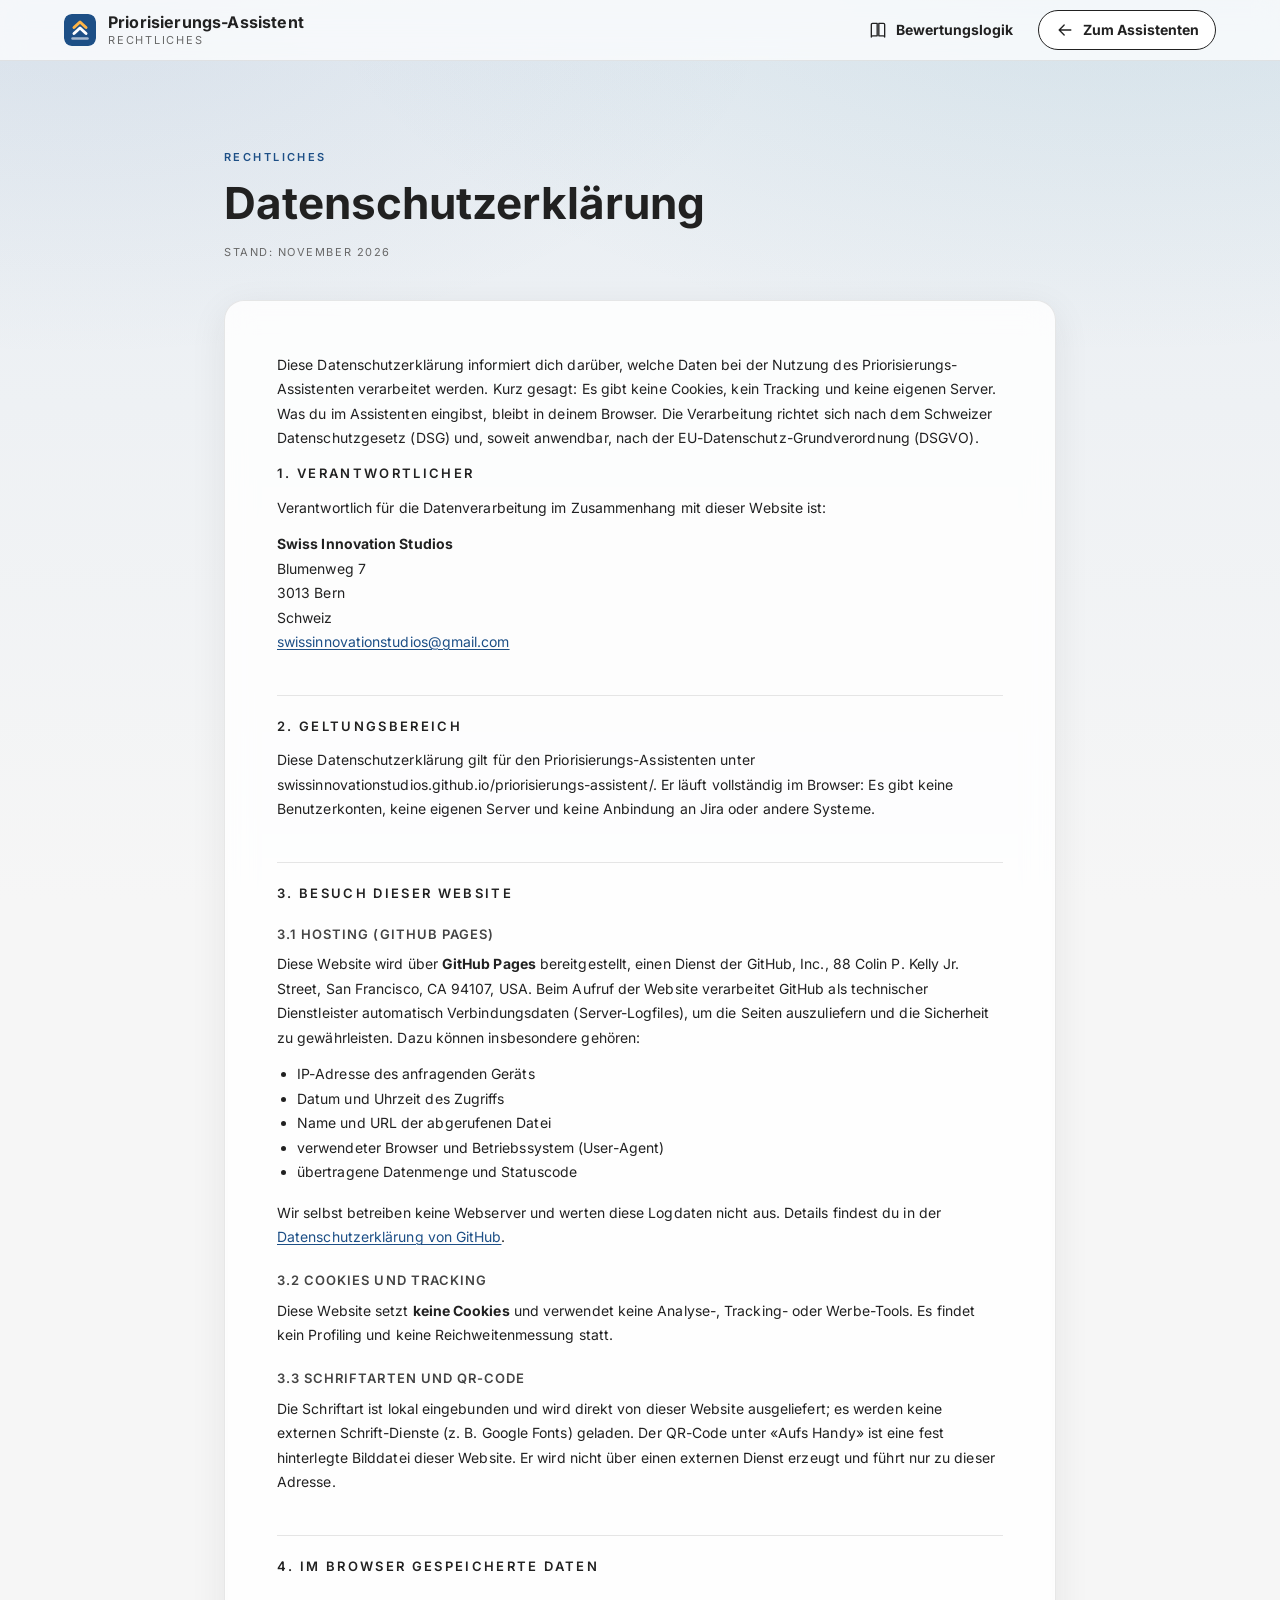
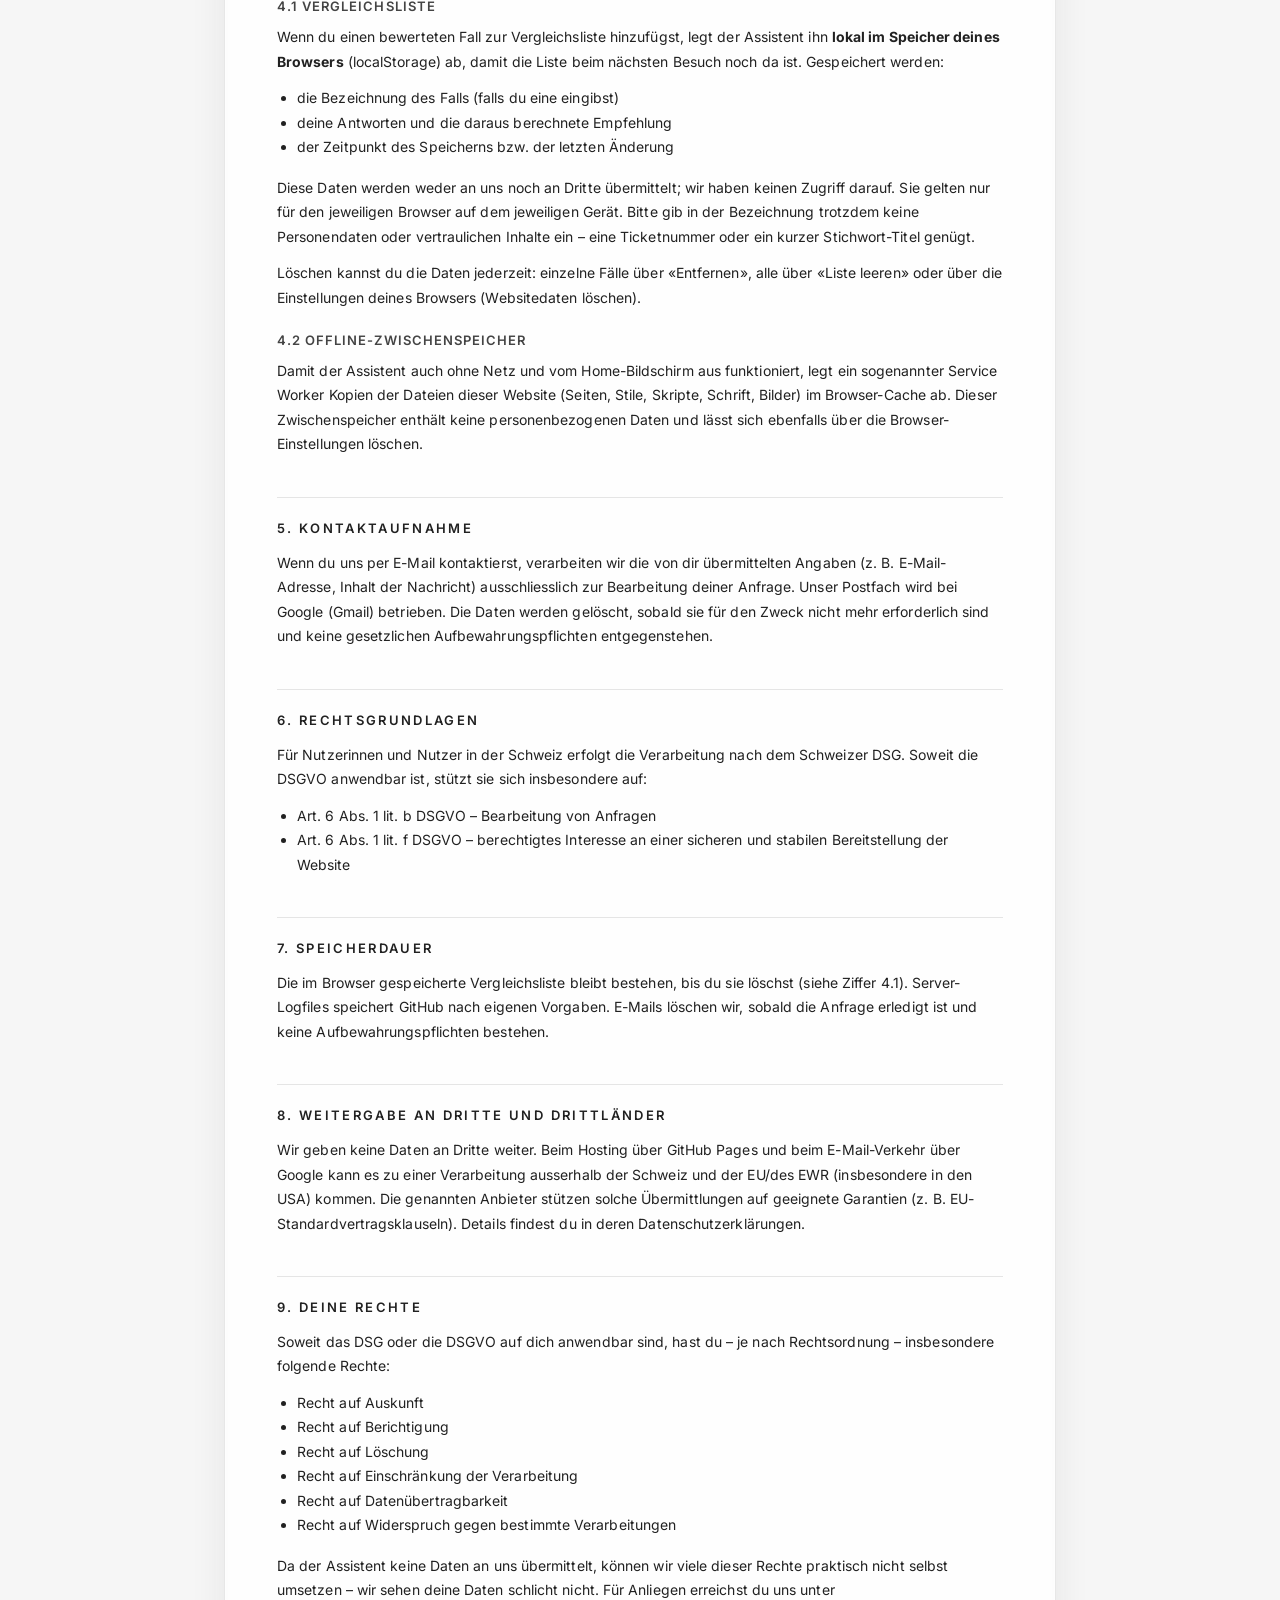
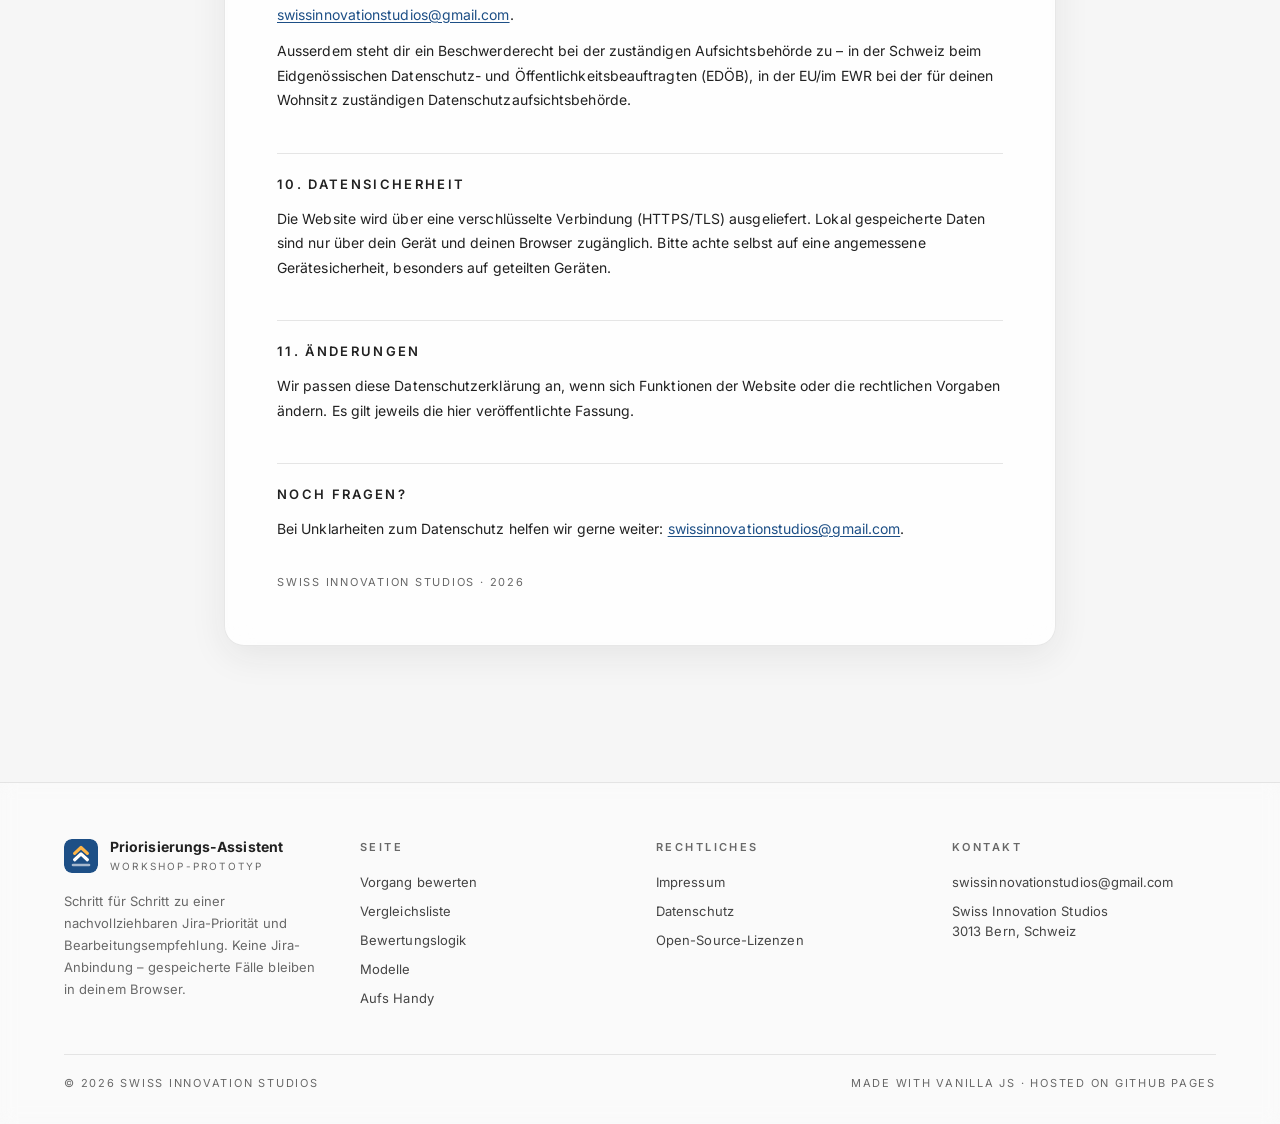
<file: datenschutz.html>
<!doctype html>
<html lang="de-CH">
<head>
<meta charset="utf-8">
<meta name="viewport" content="width=device-width, initial-scale=1">
<title>Datenschutzerklärung · Priorisierungs-Assistent</title>
<meta name="description" content="Datenschutzerklärung des Priorisierungs-Assistenten – keine Cookies, kein Tracking, Daten nur lokal im Browser.">
<!-- OG -->
<meta property="og:type" content="website">
<meta property="og:site_name" content="Swiss Innovation Studios">
<meta property="og:locale" content="de_CH">
<meta property="og:title" content="Datenschutzerklärung · Priorisierungs-Assistent">
<meta property="og:description" content="Datenschutzerklärung des Priorisierungs-Assistenten – keine Cookies, kein Tracking, Daten nur lokal im Browser.">
<meta property="og:url" content="https://swissinnovationstudios.github.io/priorisierungs-assistent/datenschutz.html">
<meta property="og:image" content="https://swissinnovationstudios.github.io/priorisierungs-assistent/assets/og-image.jpg">
<meta property="og:image:type" content="image/jpeg">
<meta property="og:image:width" content="1200">
<meta property="og:image:height" content="630">
<meta property="og:image:alt" content="Priorisierungs-Assistent – Schritt für Schritt zur nachvollziehbaren Jira-Priorität">
<meta name="twitter:card" content="summary_large_image">
<!-- /OG -->
<meta name="robots" content="noindex">
<meta name="theme-color" content="#ffffff">
<meta name="color-scheme" content="light">
<link rel="icon" href="assets/icon.svg" type="image/svg+xml">
<link rel="apple-touch-icon" href="assets/icon-180.png">
<link rel="preload" href="fonts/inter-latin-400-normal.woff2" as="font" type="font/woff2" crossorigin>
<link rel="stylesheet" href="css/tokens.css">
<link rel="stylesheet" href="css/app.css">
</head>
<body>
<a class="app-skip" href="#inhalt">Zum Inhalt</a>

<!-- Lyne: <sbb-header> -->
<header class="sbb-header">
  <div class="sbb-header__inner">
    <a class="sbb-header__brand" href="./" aria-label="Priorisierungs-Assistent – Startseite">
      <img class="sbb-header__mark" src="assets/icon.svg" alt="" width="32" height="32">
      <span class="sbb-header__title">Priorisierungs-Assistent<span class="sbb-header__sub">Rechtliches</span></span>
    </a>
    <div class="sbb-header__actions">
      <!-- Header-Link Bewertungslogik -->
      <a class="sbb-transparent-button app-header-link" href="bewertungslogik.html" aria-label="Bewertungslogik">
        <svg class="app-icon" viewBox="0 0 24 24" fill="none" stroke="currentColor" stroke-width="1.6" stroke-linecap="round" stroke-linejoin="round" aria-hidden="true"><path d="M4 5.5A1.5 1.5 0 0 1 5.5 4H11v15H5.5A1.5 1.5 0 0 0 4 20.5zM20 5.5A1.5 1.5 0 0 0 18.5 4H13v15h5.5a1.5 1.5 0 0 1 1.5 1.5z"/></svg>
        <span class="app-hide-s">Bewertungslogik</span>
      </a>
      <a class="sbb-secondary-button" href="./" aria-label="Zum Assistenten">
        <svg class="app-icon" viewBox="0 0 24 24" fill="none" stroke="currentColor" stroke-width="1.6" stroke-linecap="round" stroke-linejoin="round" aria-hidden="true"><path d="M19 12H5M11 6l-6 6 6 6"/></svg>
        <span class="app-hide-s">Zum Assistenten</span>
      </a>
    </div>
  </div>
</header>

<main class="app-container" id="inhalt" tabindex="-1">
  <div class="app-legal">
    <div class="app-legal__head">
      <p class="app-overline">Rechtliches</p>
      <h1 class="sbb-title sbb-title--1">Datenschutzerklärung</h1>
      <p class="app-legal__updated">Stand: November 2026</p>
    </div>
    <div class="sbb-card app-legal__card">
      <p>Diese Datenschutzerklärung informiert dich darüber, welche Daten bei der Nutzung des Priorisierungs-Assistenten verarbeitet werden. Kurz gesagt: Es gibt keine Cookies, kein Tracking und keine eigenen Server. Was du im Assistenten eingibst, bleibt in deinem Browser. Die Verarbeitung richtet sich nach dem Schweizer Datenschutzgesetz (DSG) und, soweit anwendbar, nach der EU-Datenschutz-Grundverordnung (DSGVO).</p>

      <h2>1. Verantwortlicher</h2>
      <p>Verantwortlich für die Datenverarbeitung im Zusammenhang mit dieser Website ist:</p>
      <div class="app-legal__block">
        <address><strong>Swiss Innovation Studios</strong><br>Blumenweg 7<br>3013 Bern<br>Schweiz<br><a href="mailto:swissinnovationstudios@gmail.com">swissinnovationstudios@gmail.com</a></address>
      </div>

      <h2>2. Geltungsbereich</h2>
      <p>Diese Datenschutzerklärung gilt für den Priorisierungs-Assistenten unter swissinnovationstudios.github.io/priorisierungs-assistent/. Er läuft vollständig im Browser: Es gibt keine Benutzerkonten, keine eigenen Server und keine Anbindung an Jira oder andere Systeme.</p>

      <h2>3. Besuch dieser Website</h2>

      <h3>3.1 Hosting (GitHub Pages)</h3>
      <p>Diese Website wird über <strong>GitHub Pages</strong> bereitgestellt, einen Dienst der GitHub, Inc., 88 Colin P. Kelly Jr. Street, San Francisco, CA 94107, USA. Beim Aufruf der Website verarbeitet GitHub als technischer Dienstleister automatisch Verbindungsdaten (Server-Logfiles), um die Seiten auszuliefern und die Sicherheit zu gewährleisten. Dazu können insbesondere gehören:</p>
      <ul>
        <li>IP-Adresse des anfragenden Geräts</li>
        <li>Datum und Uhrzeit des Zugriffs</li>
        <li>Name und URL der abgerufenen Datei</li>
        <li>verwendeter Browser und Betriebssystem (User-Agent)</li>
        <li>übertragene Datenmenge und Statuscode</li>
      </ul>
      <p>Wir selbst betreiben keine Webserver und werten diese Logdaten nicht aus. Details findest du in der <a href="https://docs.github.com/de/site-policy/privacy-policies/github-general-privacy-statement" target="_blank" rel="noopener">Datenschutzerklärung von GitHub</a>.</p>

      <h3>3.2 Cookies und Tracking</h3>
      <p>Diese Website setzt <strong>keine Cookies</strong> und verwendet keine Analyse-, Tracking- oder Werbe-Tools. Es findet kein Profiling und keine Reichweitenmessung statt.</p>

      <h3>3.3 Schriftarten und QR-Code</h3>
      <p>Die Schriftart ist lokal eingebunden und wird direkt von dieser Website ausgeliefert; es werden keine externen Schrift-Dienste (z. B. Google Fonts) geladen. Der QR-Code unter «Aufs Handy» ist eine fest hinterlegte Bilddatei dieser Website. Er wird nicht über einen externen Dienst erzeugt und führt nur zu dieser Adresse.</p>

      <h2>4. Im Browser gespeicherte Daten</h2>

      <h3>4.1 Vergleichsliste</h3>
      <p>Wenn du einen bewerteten Fall zur Vergleichsliste hinzufügst, legt der Assistent ihn <strong>lokal im Speicher deines Browsers</strong> (localStorage) ab, damit die Liste beim nächsten Besuch noch da ist. Gespeichert werden:</p>
      <ul>
        <li>die Bezeichnung des Falls (falls du eine eingibst)</li>
        <li>deine Antworten und die daraus berechnete Empfehlung</li>
        <li>der Zeitpunkt des Speicherns bzw. der letzten Änderung</li>
      </ul>
      <p>Diese Daten werden weder an uns noch an Dritte übermittelt; wir haben keinen Zugriff darauf. Sie gelten nur für den jeweiligen Browser auf dem jeweiligen Gerät. Bitte gib in der Bezeichnung trotzdem keine Personendaten oder vertraulichen Inhalte ein – eine Ticketnummer oder ein kurzer Stichwort-Titel genügt.</p>
      <p>Löschen kannst du die Daten jederzeit: einzelne Fälle über «Entfernen», alle über «Liste leeren» oder über die Einstellungen deines Browsers (Websitedaten löschen).</p>

      <h3>4.2 Offline-Zwischenspeicher</h3>
      <p>Damit der Assistent auch ohne Netz und vom Home-Bildschirm aus funktioniert, legt ein sogenannter Service Worker Kopien der Dateien dieser Website (Seiten, Stile, Skripte, Schrift, Bilder) im Browser-Cache ab. Dieser Zwischenspeicher enthält keine personenbezogenen Daten und lässt sich ebenfalls über die Browser-Einstellungen löschen.</p>

      <h2>5. Kontaktaufnahme</h2>
      <p>Wenn du uns per E-Mail kontaktierst, verarbeiten wir die von dir übermittelten Angaben (z. B. E-Mail-Adresse, Inhalt der Nachricht) ausschliesslich zur Bearbeitung deiner Anfrage. Unser Postfach wird bei Google (Gmail) betrieben. Die Daten werden gelöscht, sobald sie für den Zweck nicht mehr erforderlich sind und keine gesetzlichen Aufbewahrungspflichten entgegenstehen.</p>

      <h2>6. Rechtsgrundlagen</h2>
      <p>Für Nutzerinnen und Nutzer in der Schweiz erfolgt die Verarbeitung nach dem Schweizer DSG. Soweit die DSGVO anwendbar ist, stützt sie sich insbesondere auf:</p>
      <ul>
        <li>Art. 6 Abs. 1 lit. b DSGVO – Bearbeitung von Anfragen</li>
        <li>Art. 6 Abs. 1 lit. f DSGVO – berechtigtes Interesse an einer sicheren und stabilen Bereitstellung der Website</li>
      </ul>

      <h2>7. Speicherdauer</h2>
      <p>Die im Browser gespeicherte Vergleichsliste bleibt bestehen, bis du sie löschst (siehe Ziffer 4.1). Server-Logfiles speichert GitHub nach eigenen Vorgaben. E-Mails löschen wir, sobald die Anfrage erledigt ist und keine Aufbewahrungspflichten bestehen.</p>

      <h2>8. Weitergabe an Dritte und Drittländer</h2>
      <p>Wir geben keine Daten an Dritte weiter. Beim Hosting über GitHub Pages und beim E-Mail-Verkehr über Google kann es zu einer Verarbeitung ausserhalb der Schweiz und der EU/des EWR (insbesondere in den USA) kommen. Die genannten Anbieter stützen solche Übermittlungen auf geeignete Garantien (z. B. EU-Standardvertragsklauseln). Details findest du in deren Datenschutzerklärungen.</p>

      <h2>9. Deine Rechte</h2>
      <p>Soweit das DSG oder die DSGVO auf dich anwendbar sind, hast du – je nach Rechtsordnung – insbesondere folgende Rechte:</p>
      <ul>
        <li>Recht auf Auskunft</li>
        <li>Recht auf Berichtigung</li>
        <li>Recht auf Löschung</li>
        <li>Recht auf Einschränkung der Verarbeitung</li>
        <li>Recht auf Datenübertragbarkeit</li>
        <li>Recht auf Widerspruch gegen bestimmte Verarbeitungen</li>
      </ul>
      <p>Da der Assistent keine Daten an uns übermittelt, können wir viele dieser Rechte praktisch nicht selbst umsetzen – wir sehen deine Daten schlicht nicht. Für Anliegen erreichst du uns unter <a href="mailto:swissinnovationstudios@gmail.com">swissinnovationstudios@gmail.com</a>.</p>
      <p>Ausserdem steht dir ein Beschwerderecht bei der zuständigen Aufsichtsbehörde zu – in der Schweiz beim Eidgenössischen Datenschutz- und Öffentlichkeitsbeauftragten (EDÖB), in der EU/im EWR bei der für deinen Wohnsitz zuständigen Datenschutzaufsichtsbehörde.</p>

      <h2>10. Datensicherheit</h2>
      <p>Die Website wird über eine verschlüsselte Verbindung (HTTPS/TLS) ausgeliefert. Lokal gespeicherte Daten sind nur über dein Gerät und deinen Browser zugänglich. Bitte achte selbst auf eine angemessene Gerätesicherheit, besonders auf geteilten Geräten.</p>

      <h2>11. Änderungen</h2>
      <p>Wir passen diese Datenschutzerklärung an, wenn sich Funktionen der Website oder die rechtlichen Vorgaben ändern. Es gilt jeweils die hier veröffentlichte Fassung.</p>

      <h2>Noch Fragen?</h2>
      <p>Bei Unklarheiten zum Datenschutz helfen wir gerne weiter: <a href="mailto:swissinnovationstudios@gmail.com">swissinnovationstudios@gmail.com</a>.</p>
      <p class="app-legal__stamp">Swiss Innovation Studios · 2026</p>
    </div>
  </div>
</main>

<!-- Lyne: <sbb-footer variant="clock-columns"> · identisch in index.html, impressum.html, datenschutz.html, lizenzen.html (Test prüft das) -->
<footer class="sbb-footer">
  <div class="sbb-footer__inner">
    <div class="sbb-footer__grid">
      <div>
        <a class="sbb-footer__brand" href="./" aria-label="Priorisierungs-Assistent – Startseite">
          <img src="assets/icon.svg" alt="" width="34" height="34">
          <span><span class="sbb-footer__name">Priorisierungs-Assistent</span><span class="sbb-footer__sub">Workshop-Prototyp</span></span>
        </a>
        <p class="sbb-footer__about">Schritt für Schritt zu einer nachvollziehbaren Jira-Priorität und Bearbeitungsempfehlung. Keine Jira-Anbindung – gespeicherte Fälle bleiben in deinem Browser.</p>
      </div>
      <nav class="sbb-link-list" aria-labelledby="footer-site">
        <h2 class="sbb-link-list__title" id="footer-site">Seite</h2>
        <a href="./#wizard">Vorgang bewerten</a>
        <a href="./#comparison">Vergleichsliste</a>
        <a href="bewertungslogik.html">Bewertungslogik</a>
        <a href="modelle.html">Modelle</a>
        <a href="./#handy">Aufs Handy</a>
      </nav>
      <nav class="sbb-link-list" aria-labelledby="footer-legal">
        <h2 class="sbb-link-list__title" id="footer-legal">Rechtliches</h2>
        <a href="impressum.html">Impressum</a>
        <a href="datenschutz.html">Datenschutz</a>
        <a href="lizenzen.html">Open-Source-Lizenzen</a>
      </nav>
      <div class="sbb-link-list">
        <h2 class="sbb-link-list__title">Kontakt</h2>
        <a href="mailto:swissinnovationstudios@gmail.com">swissinnovationstudios@gmail.com</a>
        <p>Swiss Innovation Studios<br>3013 Bern, Schweiz</p>
      </div>
    </div>
    <div class="sbb-footer__bottom">
      <span>© 2026 Swiss Innovation Studios</span>
      <span>Made with Vanilla JS · Hosted on GitHub Pages</span>
    </div>
  </div>
</footer>
</body>
</html>
</file>
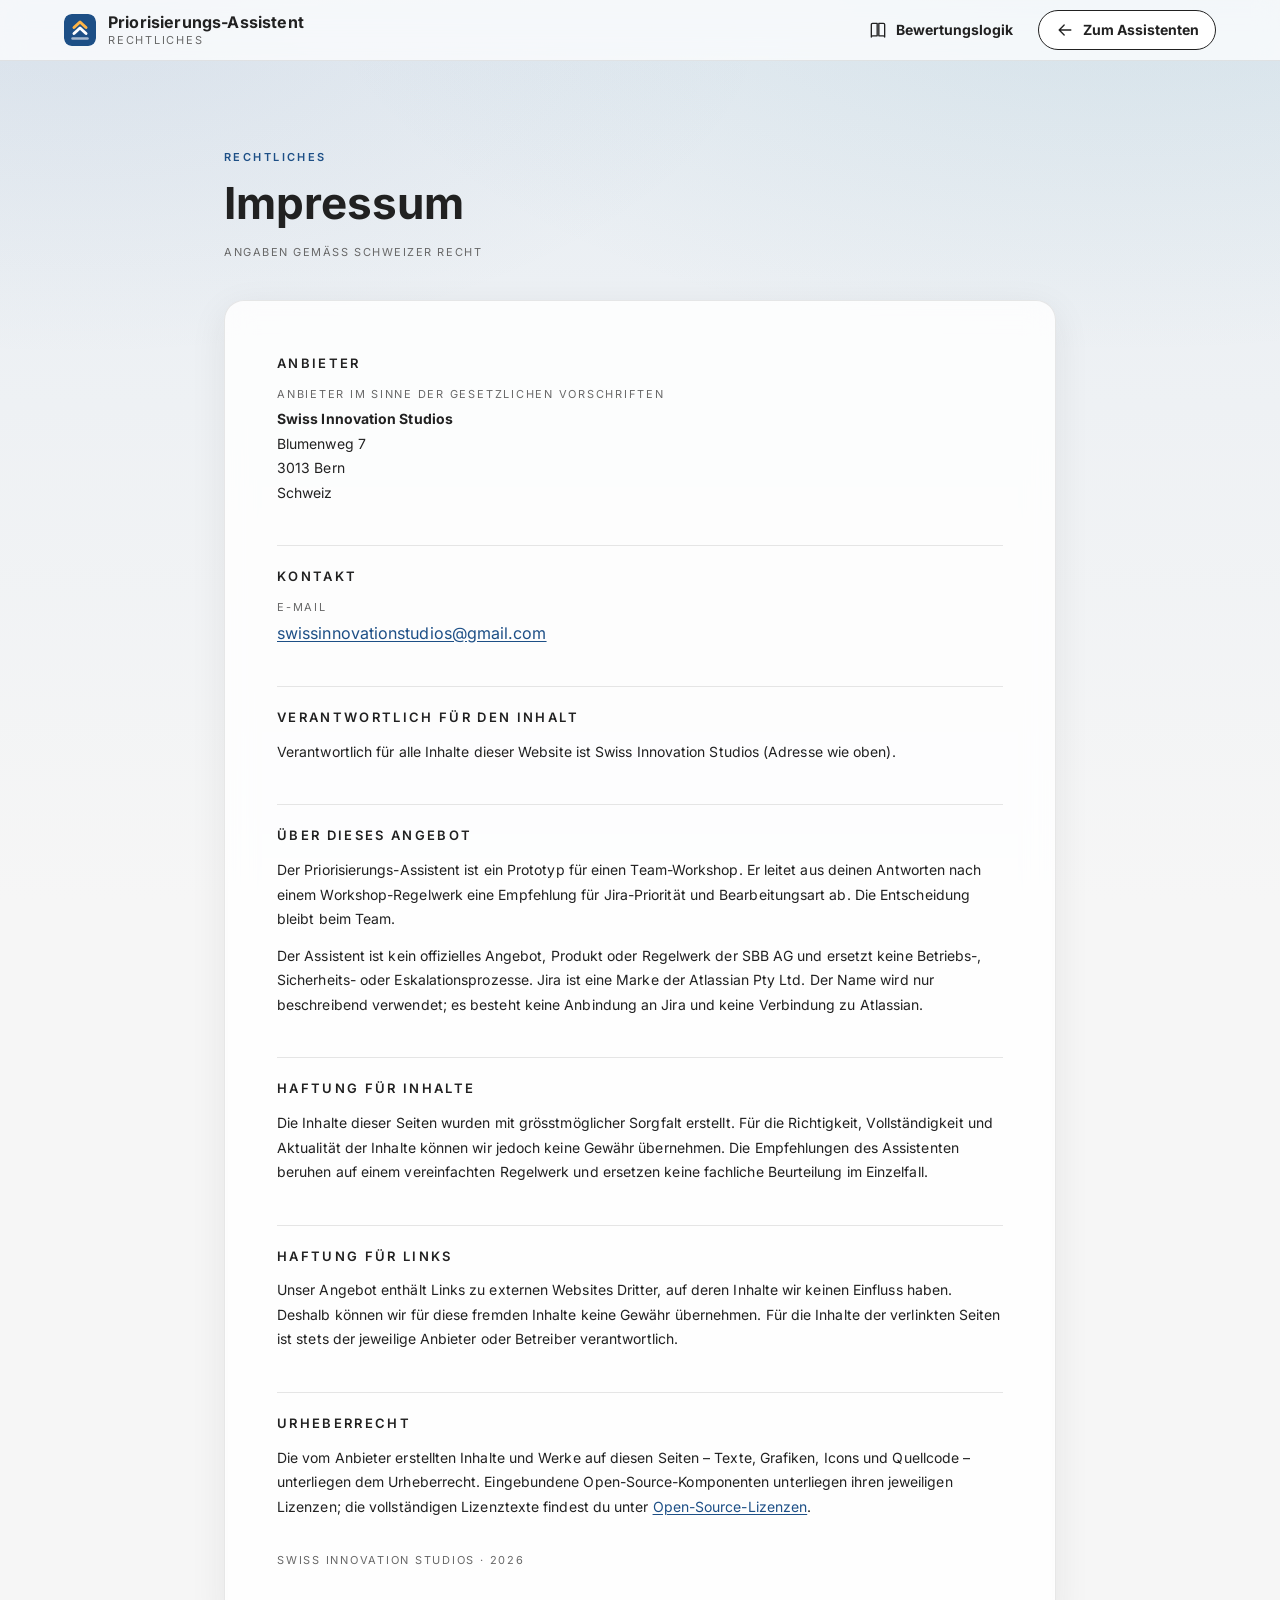
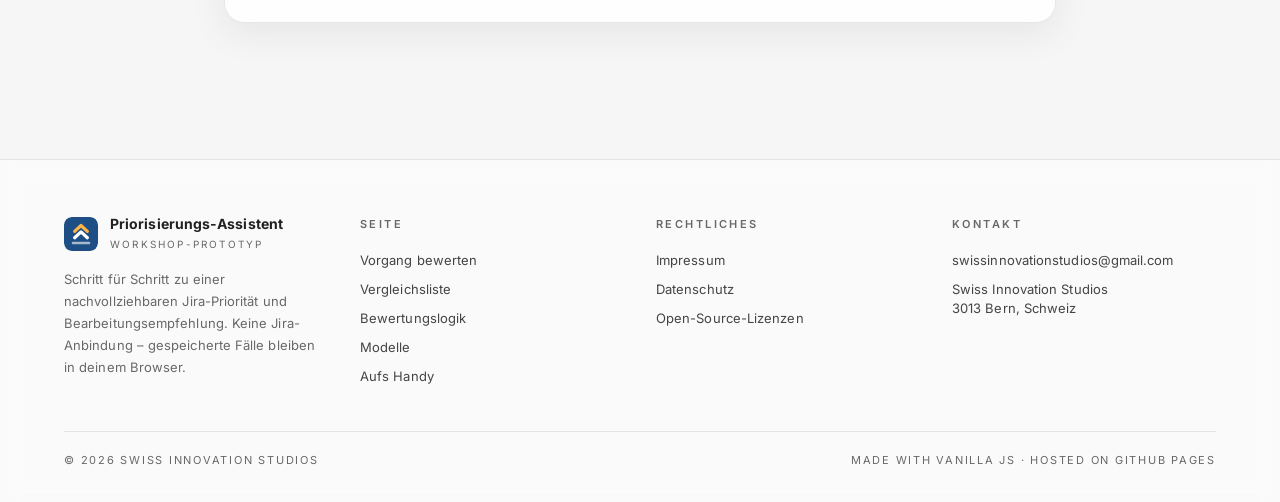
<file: impressum.html>
<!doctype html>
<html lang="de-CH">
<head>
<meta charset="utf-8">
<meta name="viewport" content="width=device-width, initial-scale=1">
<title>Impressum · Priorisierungs-Assistent</title>
<meta name="description" content="Impressum des Priorisierungs-Assistenten – Anbieter, Kontakt, Haftung und Urheberrecht.">
<!-- OG -->
<meta property="og:type" content="website">
<meta property="og:site_name" content="Swiss Innovation Studios">
<meta property="og:locale" content="de_CH">
<meta property="og:title" content="Impressum · Priorisierungs-Assistent">
<meta property="og:description" content="Impressum des Priorisierungs-Assistenten – Anbieter, Kontakt, Haftung und Urheberrecht.">
<meta property="og:url" content="https://swissinnovationstudios.github.io/priorisierungs-assistent/impressum.html">
<meta property="og:image" content="https://swissinnovationstudios.github.io/priorisierungs-assistent/assets/og-image.jpg">
<meta property="og:image:type" content="image/jpeg">
<meta property="og:image:width" content="1200">
<meta property="og:image:height" content="630">
<meta property="og:image:alt" content="Priorisierungs-Assistent – Schritt für Schritt zur nachvollziehbaren Jira-Priorität">
<meta name="twitter:card" content="summary_large_image">
<!-- /OG -->
<meta name="robots" content="noindex">
<meta name="theme-color" content="#ffffff">
<meta name="color-scheme" content="light">
<link rel="icon" href="assets/icon.svg" type="image/svg+xml">
<link rel="apple-touch-icon" href="assets/icon-180.png">
<link rel="preload" href="fonts/inter-latin-400-normal.woff2" as="font" type="font/woff2" crossorigin>
<link rel="stylesheet" href="css/tokens.css">
<link rel="stylesheet" href="css/app.css">
</head>
<body>
<a class="app-skip" href="#inhalt">Zum Inhalt</a>

<!-- Lyne: <sbb-header> -->
<header class="sbb-header">
  <div class="sbb-header__inner">
    <a class="sbb-header__brand" href="./" aria-label="Priorisierungs-Assistent – Startseite">
      <img class="sbb-header__mark" src="assets/icon.svg" alt="" width="32" height="32">
      <span class="sbb-header__title">Priorisierungs-Assistent<span class="sbb-header__sub">Rechtliches</span></span>
    </a>
    <div class="sbb-header__actions">
      <!-- Header-Link Bewertungslogik -->
      <a class="sbb-transparent-button app-header-link" href="bewertungslogik.html" aria-label="Bewertungslogik">
        <svg class="app-icon" viewBox="0 0 24 24" fill="none" stroke="currentColor" stroke-width="1.6" stroke-linecap="round" stroke-linejoin="round" aria-hidden="true"><path d="M4 5.5A1.5 1.5 0 0 1 5.5 4H11v15H5.5A1.5 1.5 0 0 0 4 20.5zM20 5.5A1.5 1.5 0 0 0 18.5 4H13v15h5.5a1.5 1.5 0 0 1 1.5 1.5z"/></svg>
        <span class="app-hide-s">Bewertungslogik</span>
      </a>
      <a class="sbb-secondary-button" href="./" aria-label="Zum Assistenten">
        <svg class="app-icon" viewBox="0 0 24 24" fill="none" stroke="currentColor" stroke-width="1.6" stroke-linecap="round" stroke-linejoin="round" aria-hidden="true"><path d="M19 12H5M11 6l-6 6 6 6"/></svg>
        <span class="app-hide-s">Zum Assistenten</span>
      </a>
    </div>
  </div>
</header>

<main class="app-container" id="inhalt" tabindex="-1">
  <div class="app-legal">
    <div class="app-legal__head">
      <p class="app-overline">Rechtliches</p>
      <h1 class="sbb-title sbb-title--1">Impressum</h1>
      <p class="app-legal__updated">Angaben gemäss Schweizer Recht</p>
    </div>
    <div class="sbb-card app-legal__card">
      <h2>Anbieter</h2>
      <div class="app-legal__block">
        <div class="app-legal__label">Anbieter im Sinne der gesetzlichen Vorschriften</div>
        <address><strong>Swiss Innovation Studios</strong><br>Blumenweg 7<br>3013 Bern<br>Schweiz</address>
      </div>

      <h2>Kontakt</h2>
      <div class="app-legal__block">
        <div class="app-legal__label">E-Mail</div>
        <a href="mailto:swissinnovationstudios@gmail.com">swissinnovationstudios@gmail.com</a>
      </div>

      <h2>Verantwortlich für den Inhalt</h2>
      <p>Verantwortlich für alle Inhalte dieser Website ist Swiss Innovation Studios (Adresse wie oben).</p>

      <h2>Über dieses Angebot</h2>
      <p>Der Priorisierungs-Assistent ist ein Prototyp für einen Team-Workshop. Er leitet aus deinen Antworten nach einem Workshop-Regelwerk eine Empfehlung für Jira-Priorität und Bearbeitungsart ab. Die Entscheidung bleibt beim Team.</p>
      <p>Der Assistent ist kein offizielles Angebot, Produkt oder Regelwerk der SBB AG und ersetzt keine Betriebs-, Sicherheits- oder Eskalationsprozesse. Jira ist eine Marke der Atlassian Pty Ltd. Der Name wird nur beschreibend verwendet; es besteht keine Anbindung an Jira und keine Verbindung zu Atlassian.</p>

      <h2>Haftung für Inhalte</h2>
      <p>Die Inhalte dieser Seiten wurden mit grösstmöglicher Sorgfalt erstellt. Für die Richtigkeit, Vollständigkeit und Aktualität der Inhalte können wir jedoch keine Gewähr übernehmen. Die Empfehlungen des Assistenten beruhen auf einem vereinfachten Regelwerk und ersetzen keine fachliche Beurteilung im Einzelfall.</p>

      <h2>Haftung für Links</h2>
      <p>Unser Angebot enthält Links zu externen Websites Dritter, auf deren Inhalte wir keinen Einfluss haben. Deshalb können wir für diese fremden Inhalte keine Gewähr übernehmen. Für die Inhalte der verlinkten Seiten ist stets der jeweilige Anbieter oder Betreiber verantwortlich.</p>

      <h2>Urheberrecht</h2>
      <p>Die vom Anbieter erstellten Inhalte und Werke auf diesen Seiten – Texte, Grafiken, Icons und Quellcode – unterliegen dem Urheberrecht. Eingebundene Open-Source-Komponenten unterliegen ihren jeweiligen Lizenzen; die vollständigen Lizenztexte findest du unter <a href="lizenzen.html">Open-Source-Lizenzen</a>.</p>
      <p class="app-legal__stamp">Swiss Innovation Studios · 2026</p>
    </div>
  </div>
</main>

<!-- Lyne: <sbb-footer variant="clock-columns"> · identisch in index.html, impressum.html, datenschutz.html, lizenzen.html (Test prüft das) -->
<footer class="sbb-footer">
  <div class="sbb-footer__inner">
    <div class="sbb-footer__grid">
      <div>
        <a class="sbb-footer__brand" href="./" aria-label="Priorisierungs-Assistent – Startseite">
          <img src="assets/icon.svg" alt="" width="34" height="34">
          <span><span class="sbb-footer__name">Priorisierungs-Assistent</span><span class="sbb-footer__sub">Workshop-Prototyp</span></span>
        </a>
        <p class="sbb-footer__about">Schritt für Schritt zu einer nachvollziehbaren Jira-Priorität und Bearbeitungsempfehlung. Keine Jira-Anbindung – gespeicherte Fälle bleiben in deinem Browser.</p>
      </div>
      <nav class="sbb-link-list" aria-labelledby="footer-site">
        <h2 class="sbb-link-list__title" id="footer-site">Seite</h2>
        <a href="./#wizard">Vorgang bewerten</a>
        <a href="./#comparison">Vergleichsliste</a>
        <a href="bewertungslogik.html">Bewertungslogik</a>
        <a href="modelle.html">Modelle</a>
        <a href="./#handy">Aufs Handy</a>
      </nav>
      <nav class="sbb-link-list" aria-labelledby="footer-legal">
        <h2 class="sbb-link-list__title" id="footer-legal">Rechtliches</h2>
        <a href="impressum.html">Impressum</a>
        <a href="datenschutz.html">Datenschutz</a>
        <a href="lizenzen.html">Open-Source-Lizenzen</a>
      </nav>
      <div class="sbb-link-list">
        <h2 class="sbb-link-list__title">Kontakt</h2>
        <a href="mailto:swissinnovationstudios@gmail.com">swissinnovationstudios@gmail.com</a>
        <p>Swiss Innovation Studios<br>3013 Bern, Schweiz</p>
      </div>
    </div>
    <div class="sbb-footer__bottom">
      <span>© 2026 Swiss Innovation Studios</span>
      <span>Made with Vanilla JS · Hosted on GitHub Pages</span>
    </div>
  </div>
</footer>
</body>
</html>
</file>
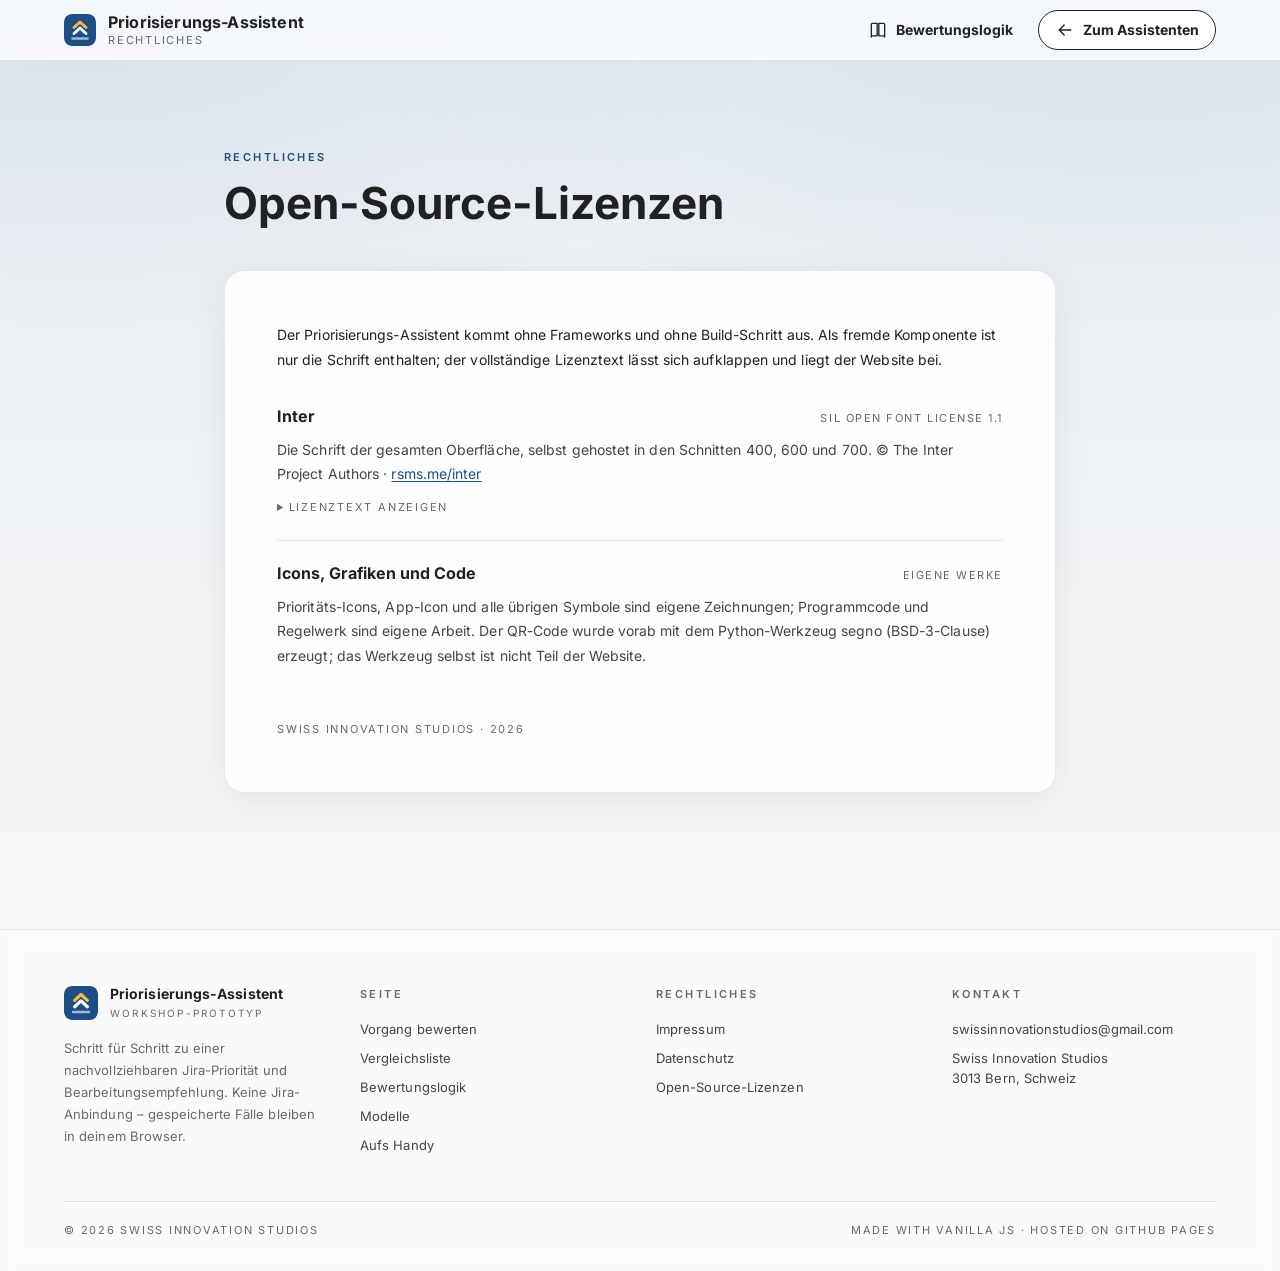
<file: lizenzen.html>
<!doctype html>
<html lang="de-CH">
<head>
<meta charset="utf-8">
<meta name="viewport" content="width=device-width, initial-scale=1">
<title>Open-Source-Lizenzen · Priorisierungs-Assistent</title>
<meta name="description" content="Open-Source-Komponenten und Lizenzen des Priorisierungs-Assistenten.">
<!-- OG -->
<meta property="og:type" content="website">
<meta property="og:site_name" content="Swiss Innovation Studios">
<meta property="og:locale" content="de_CH">
<meta property="og:title" content="Open-Source-Lizenzen · Priorisierungs-Assistent">
<meta property="og:description" content="Open-Source-Komponenten und Lizenzen des Priorisierungs-Assistenten.">
<meta property="og:url" content="https://swissinnovationstudios.github.io/priorisierungs-assistent/lizenzen.html">
<meta property="og:image" content="https://swissinnovationstudios.github.io/priorisierungs-assistent/assets/og-image.jpg">
<meta property="og:image:type" content="image/jpeg">
<meta property="og:image:width" content="1200">
<meta property="og:image:height" content="630">
<meta property="og:image:alt" content="Priorisierungs-Assistent – Schritt für Schritt zur nachvollziehbaren Jira-Priorität">
<meta name="twitter:card" content="summary_large_image">
<!-- /OG -->
<meta name="robots" content="noindex">
<meta name="theme-color" content="#ffffff">
<meta name="color-scheme" content="light">
<link rel="icon" href="assets/icon.svg" type="image/svg+xml">
<link rel="apple-touch-icon" href="assets/icon-180.png">
<link rel="preload" href="fonts/inter-latin-400-normal.woff2" as="font" type="font/woff2" crossorigin>
<link rel="stylesheet" href="css/tokens.css">
<link rel="stylesheet" href="css/app.css">
</head>
<body>
<a class="app-skip" href="#inhalt">Zum Inhalt</a>

<!-- Lyne: <sbb-header> -->
<header class="sbb-header">
  <div class="sbb-header__inner">
    <a class="sbb-header__brand" href="./" aria-label="Priorisierungs-Assistent – Startseite">
      <img class="sbb-header__mark" src="assets/icon.svg" alt="" width="32" height="32">
      <span class="sbb-header__title">Priorisierungs-Assistent<span class="sbb-header__sub">Rechtliches</span></span>
    </a>
    <div class="sbb-header__actions">
      <!-- Header-Link Bewertungslogik -->
      <a class="sbb-transparent-button app-header-link" href="bewertungslogik.html" aria-label="Bewertungslogik">
        <svg class="app-icon" viewBox="0 0 24 24" fill="none" stroke="currentColor" stroke-width="1.6" stroke-linecap="round" stroke-linejoin="round" aria-hidden="true"><path d="M4 5.5A1.5 1.5 0 0 1 5.5 4H11v15H5.5A1.5 1.5 0 0 0 4 20.5zM20 5.5A1.5 1.5 0 0 0 18.5 4H13v15h5.5a1.5 1.5 0 0 1 1.5 1.5z"/></svg>
        <span class="app-hide-s">Bewertungslogik</span>
      </a>
      <a class="sbb-secondary-button" href="./" aria-label="Zum Assistenten">
        <svg class="app-icon" viewBox="0 0 24 24" fill="none" stroke="currentColor" stroke-width="1.6" stroke-linecap="round" stroke-linejoin="round" aria-hidden="true"><path d="M19 12H5M11 6l-6 6 6 6"/></svg>
        <span class="app-hide-s">Zum Assistenten</span>
      </a>
    </div>
  </div>
</header>

<main class="app-container" id="inhalt" tabindex="-1">
  <div class="app-legal">
    <div class="app-legal__head">
      <p class="app-overline">Rechtliches</p>
      <h1 class="sbb-title sbb-title--1">Open-Source-Lizenzen</h1>
    </div>
    <div class="sbb-card app-legal__card">
      <p>Der Priorisierungs-Assistent kommt ohne Frameworks und ohne Build-Schritt aus. Als fremde Komponente ist nur die Schrift enthalten; der vollständige Lizenztext lässt sich aufklappen und liegt der Website bei.</p>

      <article class="app-license">
        <div class="app-license__head">
          <h2 class="app-license__name">Inter</h2>
          <span class="app-license__tag">SIL Open Font License 1.1</span>
        </div>
        <p class="app-license__summary">Die Schrift der gesamten Oberfläche, selbst gehostet in den Schnitten 400, 600 und 700. © The Inter Project Authors · <a href="https://rsms.me/inter/" target="_blank" rel="noopener">rsms.me/inter</a></p>
        <details>
          <summary>Lizenztext anzeigen</summary>
          <pre class="app-license__text" tabindex="0" data-license="fonts/LICENSE-Inter.txt"><a href="fonts/LICENSE-Inter.txt">LICENSE-Inter.txt öffnen</a></pre>
        </details>
      </article>


      <article class="app-license">
        <div class="app-license__head">
          <h2 class="app-license__name">Icons, Grafiken und Code</h2>
          <span class="app-license__tag">Eigene Werke</span>
        </div>
        <p class="app-license__summary">Prioritäts-Icons, App-Icon und alle übrigen Symbole sind eigene Zeichnungen; Programmcode und Regelwerk sind eigene Arbeit. Der QR-Code wurde vorab mit dem Python-Werkzeug segno (BSD-3-Clause) erzeugt; das Werkzeug selbst ist nicht Teil der Website.</p>
      </article>
      <p class="app-legal__stamp">Swiss Innovation Studios · 2026</p>
    </div>
  </div>
</main>

<!-- Lyne: <sbb-footer variant="clock-columns"> · identisch in index.html, impressum.html, datenschutz.html, lizenzen.html (Test prüft das) -->
<footer class="sbb-footer">
  <div class="sbb-footer__inner">
    <div class="sbb-footer__grid">
      <div>
        <a class="sbb-footer__brand" href="./" aria-label="Priorisierungs-Assistent – Startseite">
          <img src="assets/icon.svg" alt="" width="34" height="34">
          <span><span class="sbb-footer__name">Priorisierungs-Assistent</span><span class="sbb-footer__sub">Workshop-Prototyp</span></span>
        </a>
        <p class="sbb-footer__about">Schritt für Schritt zu einer nachvollziehbaren Jira-Priorität und Bearbeitungsempfehlung. Keine Jira-Anbindung – gespeicherte Fälle bleiben in deinem Browser.</p>
      </div>
      <nav class="sbb-link-list" aria-labelledby="footer-site">
        <h2 class="sbb-link-list__title" id="footer-site">Seite</h2>
        <a href="./#wizard">Vorgang bewerten</a>
        <a href="./#comparison">Vergleichsliste</a>
        <a href="bewertungslogik.html">Bewertungslogik</a>
        <a href="modelle.html">Modelle</a>
        <a href="./#handy">Aufs Handy</a>
      </nav>
      <nav class="sbb-link-list" aria-labelledby="footer-legal">
        <h2 class="sbb-link-list__title" id="footer-legal">Rechtliches</h2>
        <a href="impressum.html">Impressum</a>
        <a href="datenschutz.html">Datenschutz</a>
        <a href="lizenzen.html">Open-Source-Lizenzen</a>
      </nav>
      <div class="sbb-link-list">
        <h2 class="sbb-link-list__title">Kontakt</h2>
        <a href="mailto:swissinnovationstudios@gmail.com">swissinnovationstudios@gmail.com</a>
        <p>Swiss Innovation Studios<br>3013 Bern, Schweiz</p>
      </div>
    </div>
    <div class="sbb-footer__bottom">
      <span>© 2026 Swiss Innovation Studios</span>
      <span>Made with Vanilla JS · Hosted on GitHub Pages</span>
    </div>
  </div>
</footer>
<script src="js/legal.js" defer></script>
</body>
</html>
</file>
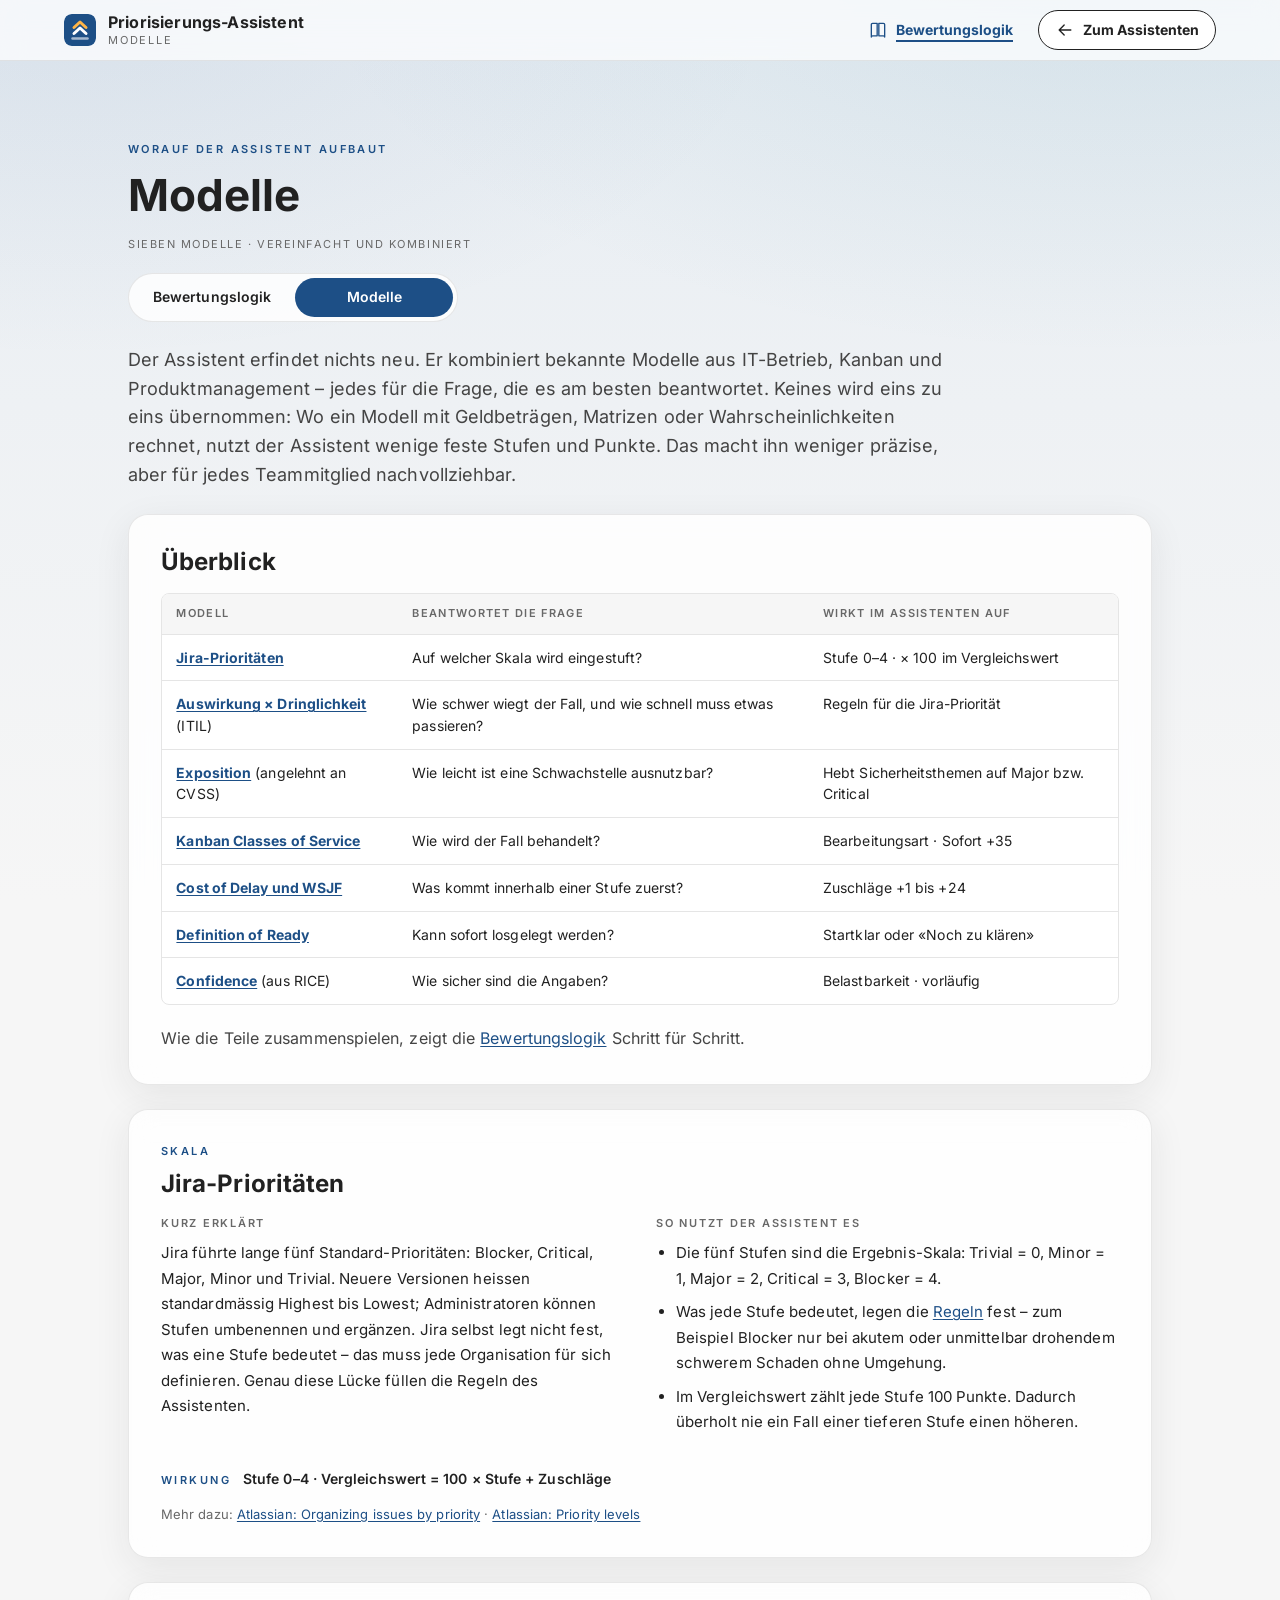
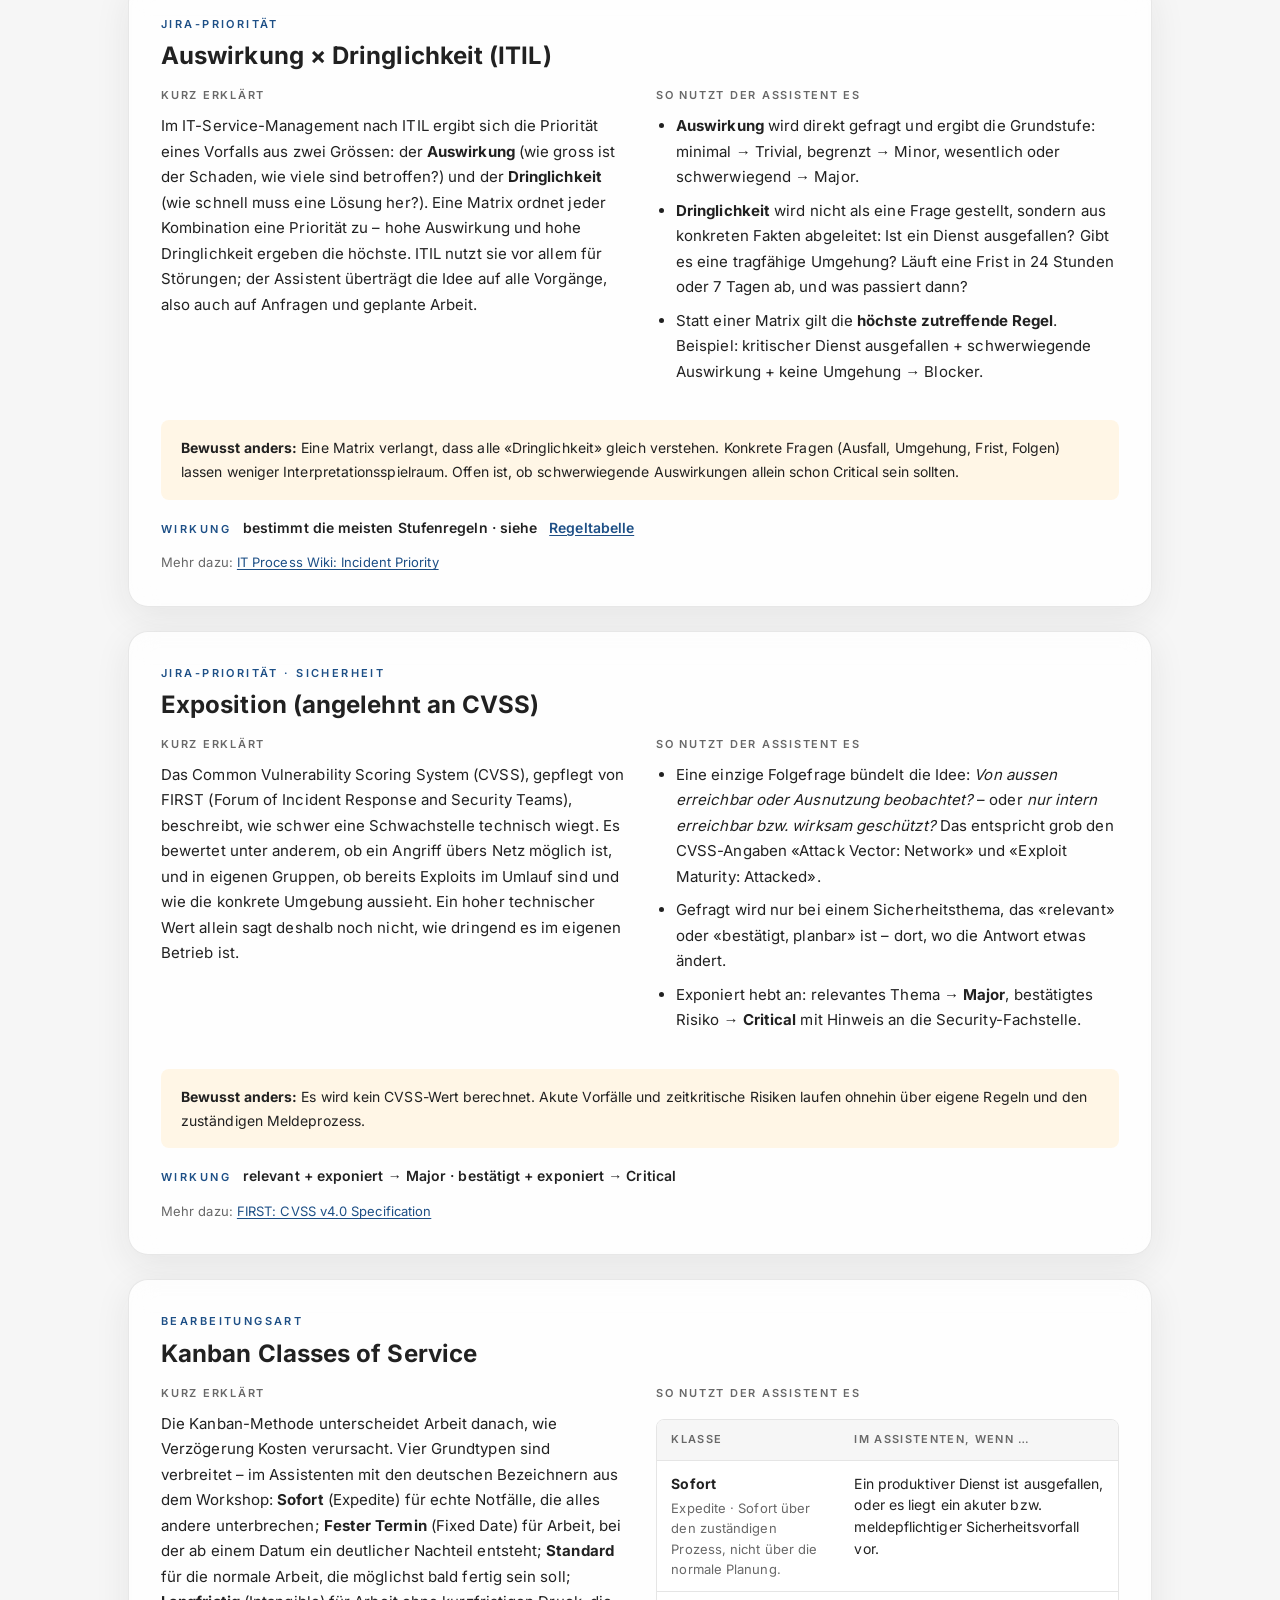
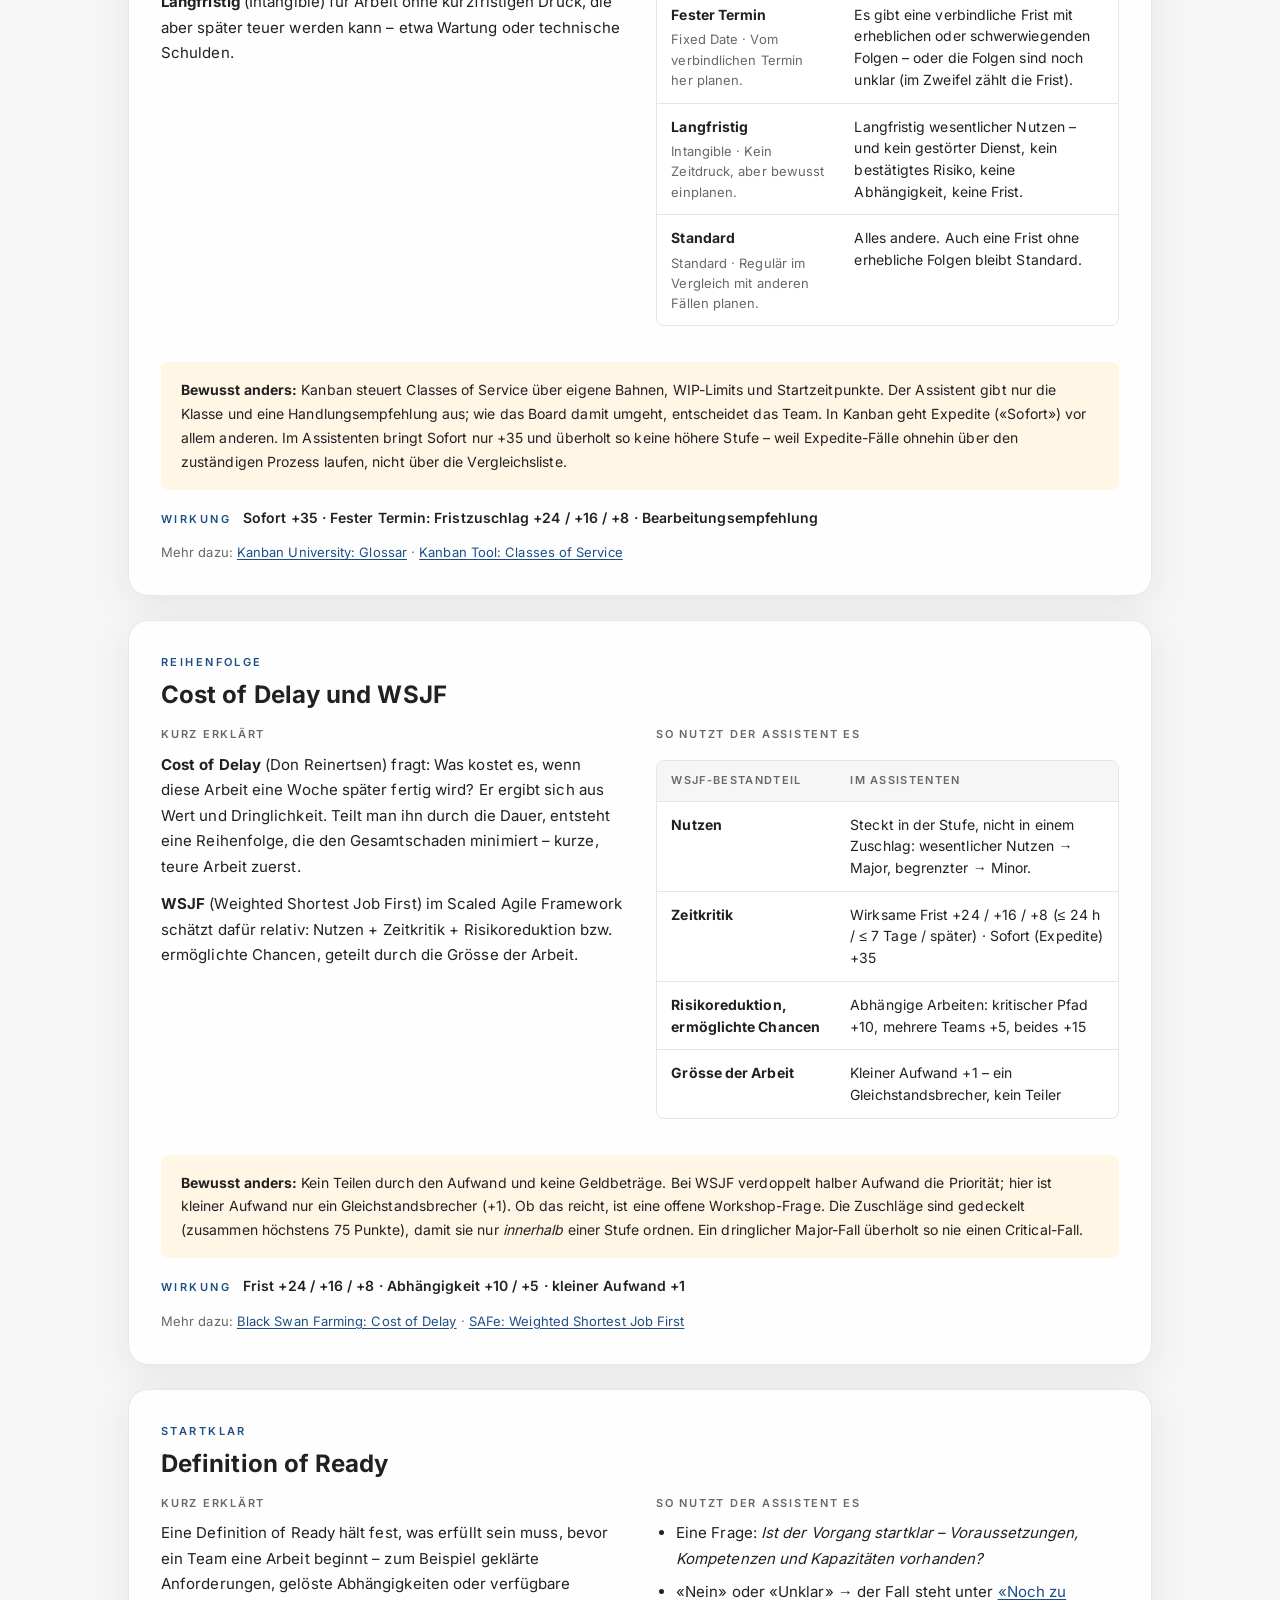
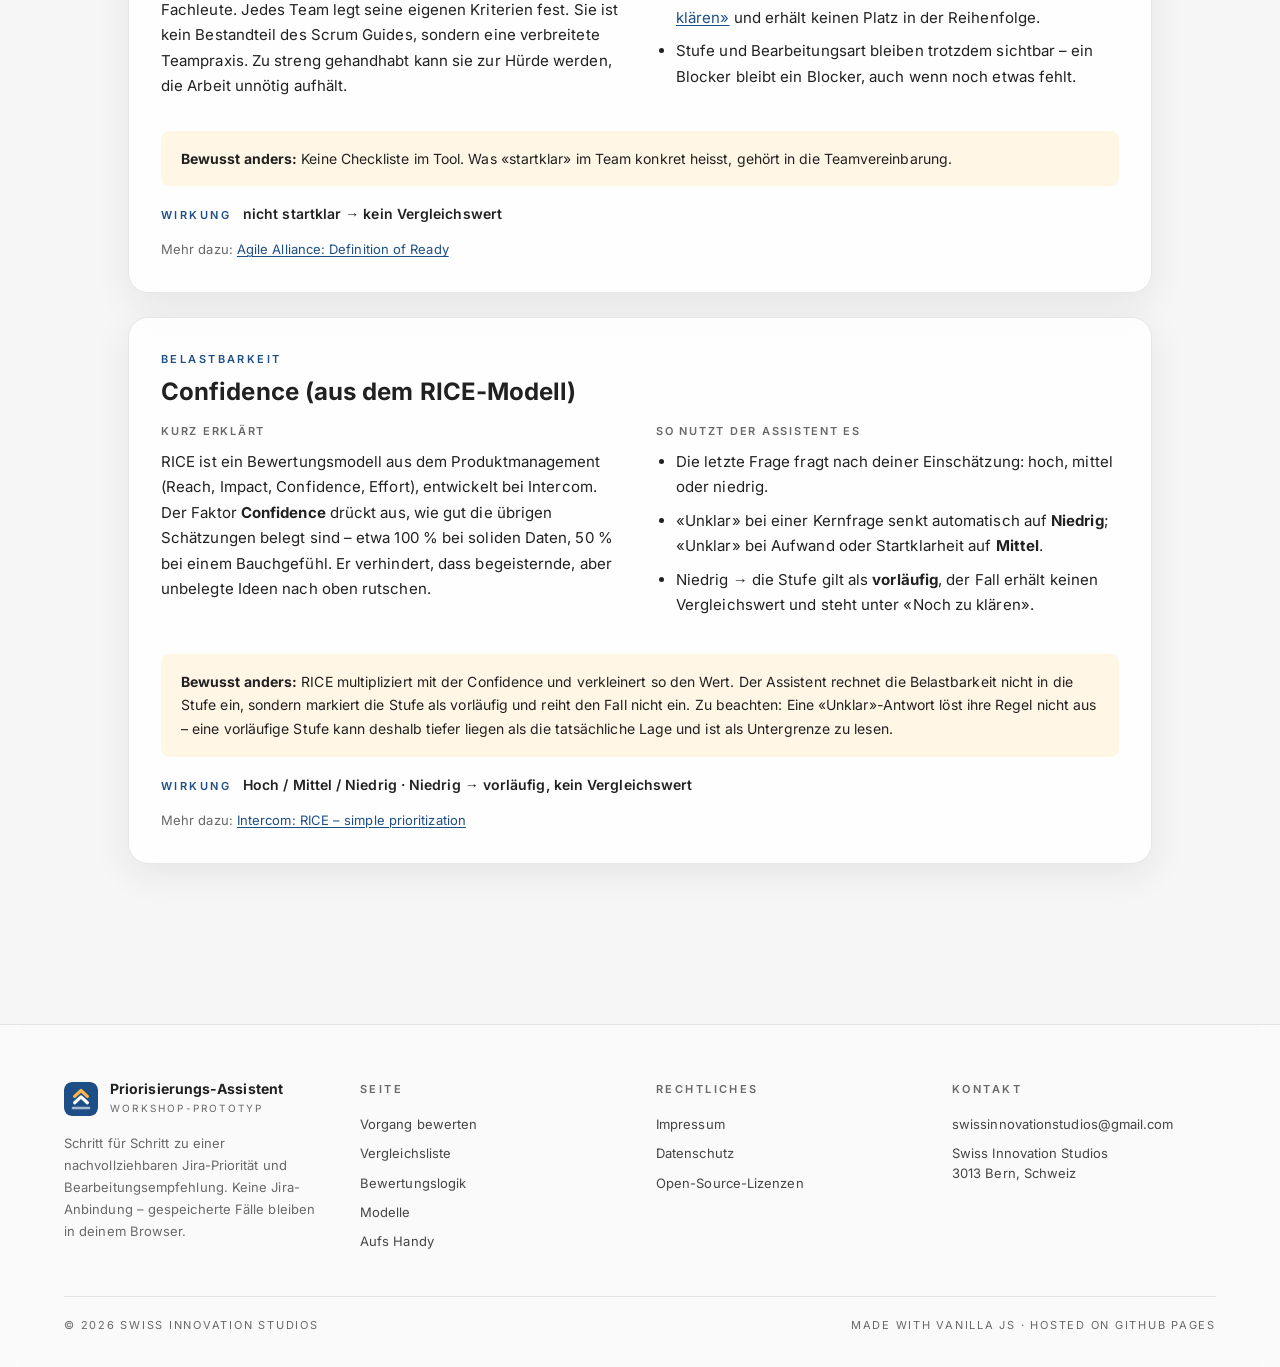
<file: modelle.html>
<!doctype html>
<html lang="de-CH">
<head>
<meta charset="utf-8">
<meta name="viewport" content="width=device-width, initial-scale=1">
<title>Modelle · Priorisierungs-Assistent</title>
<meta name="description" content="Die Modelle hinter dem Priorisierungs-Assistenten – Kanban Classes of Service, Cost of Delay und WSJF, Auswirkung × Dringlichkeit, Jira-Prioritäten, Definition of Ready, Confidence und Exposition – und wie sie in die Berechnung eingehen.">
<!-- OG -->
<meta property="og:type" content="website">
<meta property="og:site_name" content="Swiss Innovation Studios">
<meta property="og:locale" content="de_CH">
<meta property="og:title" content="Modelle · Priorisierungs-Assistent">
<meta property="og:description" content="Die Modelle hinter dem Priorisierungs-Assistenten – Kanban Classes of Service, Cost of Delay und WSJF, Auswirkung × Dringlichkeit, Jira-Prioritäten, Definition of Ready, Confidence und Exposition – und wie sie in die Berechnung eingehen.">
<meta property="og:url" content="https://swissinnovationstudios.github.io/priorisierungs-assistent/modelle.html">
<meta property="og:image" content="https://swissinnovationstudios.github.io/priorisierungs-assistent/assets/og-image.jpg">
<meta property="og:image:type" content="image/jpeg">
<meta property="og:image:width" content="1200">
<meta property="og:image:height" content="630">
<meta property="og:image:alt" content="Priorisierungs-Assistent – Schritt für Schritt zur nachvollziehbaren Jira-Priorität">
<meta name="twitter:card" content="summary_large_image">
<!-- /OG -->
<meta name="robots" content="noindex">
<meta name="theme-color" content="#ffffff">
<meta name="color-scheme" content="light">
<link rel="icon" href="assets/icon.svg" type="image/svg+xml">
<link rel="apple-touch-icon" href="assets/icon-180.png">
<link rel="preload" href="fonts/inter-latin-400-normal.woff2" as="font" type="font/woff2" crossorigin>
<link rel="stylesheet" href="css/tokens.css">
<link rel="stylesheet" href="css/app.css">
</head>
<body>
<a class="app-skip" href="#inhalt">Zum Inhalt</a>

<!-- Lyne: <sbb-header> -->
<header class="sbb-header">
  <div class="sbb-header__inner">
    <a class="sbb-header__brand" href="./" aria-label="Priorisierungs-Assistent – Startseite">
      <img class="sbb-header__mark" src="assets/icon.svg" alt="" width="32" height="32">
      <span class="sbb-header__title">Priorisierungs-Assistent<span class="sbb-header__sub">Modelle</span></span>
    </a>
    <div class="sbb-header__actions">
      <!-- Header-Link Bewertungslogik -->
      <a class="sbb-transparent-button app-header-link is-active" href="bewertungslogik.html" aria-label="Bewertungslogik">
        <svg class="app-icon" viewBox="0 0 24 24" fill="none" stroke="currentColor" stroke-width="1.6" stroke-linecap="round" stroke-linejoin="round" aria-hidden="true"><path d="M4 5.5A1.5 1.5 0 0 1 5.5 4H11v15H5.5A1.5 1.5 0 0 0 4 20.5zM20 5.5A1.5 1.5 0 0 0 18.5 4H13v15h5.5a1.5 1.5 0 0 1 1.5 1.5z"/></svg>
        <span class="app-hide-s">Bewertungslogik</span>
      </a>
      <a class="sbb-secondary-button" href="./" aria-label="Zum Assistenten">
        <svg class="app-icon" viewBox="0 0 24 24" fill="none" stroke="currentColor" stroke-width="1.6" stroke-linecap="round" stroke-linejoin="round" aria-hidden="true"><path d="M19 12H5M11 6l-6 6 6 6"/></svg>
        <span class="app-hide-s">Zum Assistenten</span>
      </a>
    </div>
  </div>
</header>

<main class="app-container" id="inhalt" tabindex="-1">
  <div class="app-info">
    <div class="app-legal__head">
      <p class="app-overline">Worauf der Assistent aufbaut</p>
      <h1 class="sbb-title sbb-title--1">Modelle</h1>
      <p class="app-legal__updated">Sieben Modelle · vereinfacht und kombiniert</p>
    </div>
    <nav class="app-subnav" aria-label="Erklärungen">
      <a class="app-subnav__link" href="bewertungslogik.html">Bewertungslogik</a>
      <a class="app-subnav__link is-active" href="modelle.html" aria-current="page">Modelle</a>
    </nav>
    <p class="app-info__lead">Der Assistent erfindet nichts neu. Er kombiniert bekannte Modelle aus IT-Betrieb, Kanban und Produktmanagement – jedes für die Frage, die es am besten beantwortet. Keines wird eins zu eins übernommen: Wo ein Modell mit Geldbeträgen, Matrizen oder Wahrscheinlichkeiten rechnet, nutzt der Assistent wenige feste Stufen und Punkte. Das macht ihn weniger präzise, aber für jedes Teammitglied nachvollziehbar.</p>

    <section class="sbb-card app-info__section" id="ueberblick" aria-labelledby="h-m-ueberblick">
      <h2 class="app-info__h2" id="h-m-ueberblick">Überblick</h2>
      <div class="app-table-wrap" tabindex="0" role="region" aria-label="Modelle im Überblick">
        <table class="app-table">
          <caption class="app-visually-hidden">Modelle im Überblick</caption>
          <thead><tr><th scope="col">Modell</th><th scope="col">Beantwortet die Frage</th><th scope="col">Wirkt im Assistenten auf</th></tr></thead>
          <tbody>
            <tr><td><a href="#jira-prioritaeten"><strong>Jira-Prioritäten</strong></a></td><td>Auf welcher Skala wird eingestuft?</td><td>Stufe 0–4 · × 100 im Vergleichswert</td></tr>
            <tr><td><a href="#auswirkung-dringlichkeit"><strong>Auswirkung × Dringlichkeit</strong></a> (ITIL)</td><td>Wie schwer wiegt der Fall, und wie schnell muss etwas passieren?</td><td>Regeln für die Jira-Priorität</td></tr>
            <tr><td><a href="#exposition"><strong>Exposition</strong></a> (angelehnt an CVSS)</td><td>Wie leicht ist eine Schwachstelle ausnutzbar?</td><td>Hebt Sicherheitsthemen auf Major bzw. Critical</td></tr>
            <tr><td><a href="#classes-of-service"><strong>Kanban Classes of Service</strong></a></td><td>Wie wird der Fall behandelt?</td><td>Bearbeitungsart · Sofort +35</td></tr>
            <tr><td><a href="#cost-of-delay"><strong>Cost of Delay und WSJF</strong></a></td><td>Was kommt innerhalb einer Stufe zuerst?</td><td>Zuschläge +1 bis +24</td></tr>
            <tr><td><a href="#definition-of-ready"><strong>Definition of Ready</strong></a></td><td>Kann sofort losgelegt werden?</td><td>Startklar oder «Noch zu klären»</td></tr>
            <tr><td><a href="#belastbarkeit"><strong>Confidence</strong></a> (aus RICE)</td><td>Wie sicher sind die Angaben?</td><td>Belastbarkeit · vorläufig</td></tr>
          </tbody>
        </table>
      </div>
      <p class="app-info__more">Wie die Teile zusammenspielen, zeigt die <a href="bewertungslogik.html">Bewertungslogik</a> Schritt für Schritt.</p>
    </section>

    <section class="sbb-card app-info__section app-model" id="jira-prioritaeten" aria-labelledby="h-jira">
      <p class="app-model__kicker">Skala</p>
      <h2 class="app-info__h2" id="h-jira">Jira-Prioritäten</h2>
      <div class="app-model__grid">
        <div>
          <h3 class="app-info__h3">Kurz erklärt</h3>
          <p>Jira führte lange fünf Standard-Prioritäten: Blocker, Critical, Major, Minor und Trivial. Neuere Versionen heissen standardmässig Highest bis Lowest; Administratoren können Stufen umbenennen und ergänzen. Jira selbst legt nicht fest, was eine Stufe bedeutet – das muss jede Organisation für sich definieren. Genau diese Lücke füllen die Regeln des Assistenten.</p>
        </div>
        <div>
          <h3 class="app-info__h3">So nutzt der Assistent es</h3>
          <ul class="app-info__list">
            <li>Die fünf Stufen sind die Ergebnis-Skala: Trivial = 0, Minor = 1, Major = 2, Critical = 3, Blocker = 4.</li>
            <li>Was jede Stufe bedeutet, legen die <a href="bewertungslogik.html#prioritaet">Regeln</a> fest – zum Beispiel Blocker nur bei akutem oder unmittelbar drohendem schwerem Schaden ohne Umgehung.</li>
            <li>Im Vergleichswert zählt jede Stufe 100 Punkte. Dadurch überholt nie ein Fall einer tieferen Stufe einen höheren.</li>
          </ul>
        </div>
      </div>
      <p class="app-model__score"><span>Wirkung</span> Stufe 0–4 · Vergleichswert = 100 × Stufe + Zuschläge</p>
      <p class="app-model__sources">Mehr dazu: <a href="https://www.atlassian.com/blog/jira/organizing-issues-priority-optimize-delivery" target="_blank" rel="noopener">Atlassian: Organizing issues by priority</a> · <a href="https://support.atlassian.com/jira-service-management-cloud/docs/what-are-priority-levels-in-jira-service-management/" target="_blank" rel="noopener">Atlassian: Priority levels</a></p>
    </section>

    <section class="sbb-card app-info__section app-model" id="auswirkung-dringlichkeit" aria-labelledby="h-itil">
      <p class="app-model__kicker">Jira-Priorität</p>
      <h2 class="app-info__h2" id="h-itil">Auswirkung × Dringlichkeit (ITIL)</h2>
      <div class="app-model__grid">
        <div>
          <h3 class="app-info__h3">Kurz erklärt</h3>
          <p>Im IT-Service-Management nach ITIL ergibt sich die Priorität eines Vorfalls aus zwei Grössen: der <strong>Auswirkung</strong> (wie gross ist der Schaden, wie viele sind betroffen?) und der <strong>Dringlichkeit</strong> (wie schnell muss eine Lösung her?). Eine Matrix ordnet jeder Kombination eine Priorität zu – hohe Auswirkung und hohe Dringlichkeit ergeben die höchste. ITIL nutzt sie vor allem für Störungen; der Assistent überträgt die Idee auf alle Vorgänge, also auch auf Anfragen und geplante Arbeit.</p>
        </div>
        <div>
          <h3 class="app-info__h3">So nutzt der Assistent es</h3>
          <ul class="app-info__list">
            <li><strong>Auswirkung</strong> wird direkt gefragt und ergibt die Grundstufe: minimal → Trivial, begrenzt → Minor, wesentlich oder schwerwiegend → Major.</li>
            <li><strong>Dringlichkeit</strong> wird nicht als eine Frage gestellt, sondern aus konkreten Fakten abgeleitet: Ist ein Dienst ausgefallen? Gibt es eine tragfähige Umgehung? Läuft eine Frist in 24 Stunden oder 7 Tagen ab, und was passiert dann?</li>
            <li>Statt einer Matrix gilt die <strong>höchste zutreffende Regel</strong>. Beispiel: kritischer Dienst ausgefallen + schwerwiegende Auswirkung + keine Umgehung → Blocker.</li>
          </ul>
        </div>
      </div>
      <p class="app-model__diff"><strong>Bewusst anders:</strong> Eine Matrix verlangt, dass alle «Dringlichkeit» gleich verstehen. Konkrete Fragen (Ausfall, Umgehung, Frist, Folgen) lassen weniger Interpretationsspielraum. Offen ist, ob schwerwiegende Auswirkungen allein schon Critical sein sollten.</p>
      <p class="app-model__score"><span>Wirkung</span> bestimmt die meisten Stufenregeln · siehe <a href="bewertungslogik.html#prioritaet">Regeltabelle</a></p>
      <p class="app-model__sources">Mehr dazu: <a href="https://wiki.en.it-processmaps.com/index.php/Checklist_Incident_Priority" target="_blank" rel="noopener">IT Process Wiki: Incident Priority</a></p>
    </section>

    <section class="sbb-card app-info__section app-model" id="exposition" aria-labelledby="h-expo">
      <p class="app-model__kicker">Jira-Priorität · Sicherheit</p>
      <h2 class="app-info__h2" id="h-expo">Exposition (angelehnt an CVSS)</h2>
      <div class="app-model__grid">
        <div>
          <h3 class="app-info__h3">Kurz erklärt</h3>
          <p>Das Common Vulnerability Scoring System (CVSS), gepflegt von FIRST (Forum of Incident Response and Security Teams), beschreibt, wie schwer eine Schwachstelle technisch wiegt. Es bewertet unter anderem, ob ein Angriff übers Netz möglich ist, und in eigenen Gruppen, ob bereits Exploits im Umlauf sind und wie die konkrete Umgebung aussieht. Ein hoher technischer Wert allein sagt deshalb noch nicht, wie dringend es im eigenen Betrieb ist.</p>
        </div>
        <div>
          <h3 class="app-info__h3">So nutzt der Assistent es</h3>
          <ul class="app-info__list">
            <li>Eine einzige Folgefrage bündelt die Idee: <em>Von aussen erreichbar oder Ausnutzung beobachtet?</em> – oder <em>nur intern erreichbar bzw. wirksam geschützt?</em> Das entspricht grob den CVSS-Angaben «Attack Vector: Network» und «Exploit Maturity: Attacked».</li>
            <li>Gefragt wird nur bei einem Sicherheitsthema, das «relevant» oder «bestätigt, planbar» ist – dort, wo die Antwort etwas ändert.</li>
            <li>Exponiert hebt an: relevantes Thema → <strong>Major</strong>, bestätigtes Risiko → <strong>Critical</strong> mit Hinweis an die Security-Fachstelle.</li>
          </ul>
        </div>
      </div>
      <p class="app-model__diff"><strong>Bewusst anders:</strong> Es wird kein CVSS-Wert berechnet. Akute Vorfälle und zeitkritische Risiken laufen ohnehin über eigene Regeln und den zuständigen Meldeprozess.</p>
      <p class="app-model__score"><span>Wirkung</span> relevant + exponiert → Major · bestätigt + exponiert → Critical</p>
      <p class="app-model__sources">Mehr dazu: <a href="https://www.first.org/cvss/v4.0/specification-document" target="_blank" rel="noopener">FIRST: CVSS v4.0 Specification</a></p>
    </section>

    <section class="sbb-card app-info__section app-model" id="classes-of-service" aria-labelledby="h-cos">
      <p class="app-model__kicker">Bearbeitungsart</p>
      <h2 class="app-info__h2" id="h-cos">Kanban Classes of Service</h2>
      <div class="app-model__grid">
        <div>
          <h3 class="app-info__h3">Kurz erklärt</h3>
          <p>Die Kanban-Methode unterscheidet Arbeit danach, wie Verzögerung Kosten verursacht. Vier Grundtypen sind verbreitet – im Assistenten mit den deutschen Bezeichnern aus dem Workshop: <strong>Sofort</strong> (Expedite) für echte Notfälle, die alles andere unterbrechen; <strong>Fester Termin</strong> (Fixed Date) für Arbeit, bei der ab einem Datum ein deutlicher Nachteil entsteht; <strong>Standard</strong> für die normale Arbeit, die möglichst bald fertig sein soll; <strong>Langfristig</strong> (Intangible) für Arbeit ohne kurzfristigen Druck, die aber später teuer werden kann – etwa Wartung oder technische Schulden.</p>
        </div>
        <div>
          <h3 class="app-info__h3">So nutzt der Assistent es</h3>
          <div data-render="cos-table"></div>
        </div>
      </div>
      <p class="app-model__diff"><strong>Bewusst anders:</strong> Kanban steuert Classes of Service über eigene Bahnen, WIP-Limits und Startzeitpunkte. Der Assistent gibt nur die Klasse und eine Handlungsempfehlung aus; wie das Board damit umgeht, entscheidet das Team. In Kanban geht Expedite («Sofort») vor allem anderen. Im Assistenten bringt Sofort nur +35 und überholt so keine höhere Stufe – weil Expedite-Fälle ohnehin über den zuständigen Prozess laufen, nicht über die Vergleichsliste.</p>
      <p class="app-model__score"><span>Wirkung</span> Sofort +35 · Fester Termin: Fristzuschlag +24 / +16 / +8 · Bearbeitungsempfehlung</p>
      <p class="app-model__sources">Mehr dazu: <a href="https://kanban.university/glossary/" target="_blank" rel="noopener">Kanban University: Glossar</a> · <a href="https://kanbantool.com/kanban-guide/classes-of-service" target="_blank" rel="noopener">Kanban Tool: Classes of Service</a></p>
    </section>

    <section class="sbb-card app-info__section app-model" id="cost-of-delay" aria-labelledby="h-cod">
      <p class="app-model__kicker">Reihenfolge</p>
      <h2 class="app-info__h2" id="h-cod">Cost of Delay und WSJF</h2>
      <div class="app-model__grid">
        <div>
          <h3 class="app-info__h3">Kurz erklärt</h3>
          <p><strong>Cost of Delay</strong> (Don Reinertsen) fragt: Was kostet es, wenn diese Arbeit eine Woche später fertig wird? Er ergibt sich aus Wert und Dringlichkeit. Teilt man ihn durch die Dauer, entsteht eine Reihenfolge, die den Gesamtschaden minimiert – kurze, teure Arbeit zuerst.</p>
          <p><strong>WSJF</strong> (Weighted Shortest Job First) im Scaled Agile Framework schätzt dafür relativ: Nutzen + Zeitkritik + Risikoreduktion bzw. ermöglichte Chancen, geteilt durch die Grösse der Arbeit.</p>
        </div>
        <div>
          <h3 class="app-info__h3">So nutzt der Assistent es</h3>
          <div data-render="cod-table"></div>
        </div>
      </div>
      <p class="app-model__diff"><strong>Bewusst anders:</strong> Kein Teilen durch den Aufwand und keine Geldbeträge. Bei WSJF verdoppelt halber Aufwand die Priorität; hier ist kleiner Aufwand nur ein Gleichstandsbrecher (+1). Ob das reicht, ist eine offene Workshop-Frage. Die Zuschläge sind gedeckelt (zusammen höchstens <span data-render="bonus-max">75</span> Punkte), damit sie nur <em>innerhalb</em> einer Stufe ordnen. Ein dringlicher Major-Fall überholt so nie einen Critical-Fall.</p>
      <p class="app-model__score"><span>Wirkung</span> Frist +24 / +16 / +8 · Abhängigkeit +10 / +5 · kleiner Aufwand +1</p>
      <p class="app-model__sources">Mehr dazu: <a href="https://blackswanfarming.com/cost-of-delay" target="_blank" rel="noopener">Black Swan Farming: Cost of Delay</a> · <a href="https://framework.scaledagile.com/wsjf/" target="_blank" rel="noopener">SAFe: Weighted Shortest Job First</a></p>
    </section>

    <section class="sbb-card app-info__section app-model" id="definition-of-ready" aria-labelledby="h-dor">
      <p class="app-model__kicker">Startklar</p>
      <h2 class="app-info__h2" id="h-dor">Definition of Ready</h2>
      <div class="app-model__grid">
        <div>
          <h3 class="app-info__h3">Kurz erklärt</h3>
          <p>Eine Definition of Ready hält fest, was erfüllt sein muss, bevor ein Team eine Arbeit beginnt – zum Beispiel geklärte Anforderungen, gelöste Abhängigkeiten oder verfügbare Fachleute. Jedes Team legt seine eigenen Kriterien fest. Sie ist kein Bestandteil des Scrum Guides, sondern eine verbreitete Teampraxis. Zu streng gehandhabt kann sie zur Hürde werden, die Arbeit unnötig aufhält.</p>
        </div>
        <div>
          <h3 class="app-info__h3">So nutzt der Assistent es</h3>
          <ul class="app-info__list">
            <li>Eine Frage: <em>Ist der Vorgang startklar – Voraussetzungen, Kompetenzen und Kapazitäten vorhanden?</em></li>
            <li>«Nein» oder «Unklar» → der Fall steht unter <a href="bewertungslogik.html#startklar">«Noch zu klären»</a> und erhält keinen Platz in der Reihenfolge.</li>
            <li>Stufe und Bearbeitungsart bleiben trotzdem sichtbar – ein Blocker bleibt ein Blocker, auch wenn noch etwas fehlt.</li>
          </ul>
        </div>
      </div>
      <p class="app-model__diff"><strong>Bewusst anders:</strong> Keine Checkliste im Tool. Was «startklar» im Team konkret heisst, gehört in die Teamvereinbarung.</p>
      <p class="app-model__score"><span>Wirkung</span> nicht startklar → kein Vergleichswert</p>
      <p class="app-model__sources">Mehr dazu: <a href="https://agilealliance.org/glossary/definition-of-ready" target="_blank" rel="noopener">Agile Alliance: Definition of Ready</a></p>
    </section>

    <section class="sbb-card app-info__section app-model" id="belastbarkeit" aria-labelledby="h-conf">
      <p class="app-model__kicker">Belastbarkeit</p>
      <h2 class="app-info__h2" id="h-conf">Confidence (aus dem RICE-Modell)</h2>
      <div class="app-model__grid">
        <div>
          <h3 class="app-info__h3">Kurz erklärt</h3>
          <p>RICE ist ein Bewertungsmodell aus dem Produktmanagement (Reach, Impact, Confidence, Effort), entwickelt bei Intercom. Der Faktor <strong>Confidence</strong> drückt aus, wie gut die übrigen Schätzungen belegt sind – etwa 100 % bei soliden Daten, 50 % bei einem Bauchgefühl. Er verhindert, dass begeisternde, aber unbelegte Ideen nach oben rutschen.</p>
        </div>
        <div>
          <h3 class="app-info__h3">So nutzt der Assistent es</h3>
          <ul class="app-info__list">
            <li>Die letzte Frage fragt nach deiner Einschätzung: hoch, mittel oder niedrig.</li>
            <li>«Unklar» bei einer Kernfrage senkt automatisch auf <strong>Niedrig</strong>; «Unklar» bei Aufwand oder Startklarheit auf <strong>Mittel</strong>.</li>
            <li>Niedrig → die Stufe gilt als <strong>vorläufig</strong>, der Fall erhält keinen Vergleichswert und steht unter «Noch zu klären».</li>
          </ul>
        </div>
      </div>
      <p class="app-model__diff"><strong>Bewusst anders:</strong> RICE multipliziert mit der Confidence und verkleinert so den Wert. Der Assistent rechnet die Belastbarkeit nicht in die Stufe ein, sondern markiert die Stufe als vorläufig und reiht den Fall nicht ein. Zu beachten: Eine «Unklar»-Antwort löst ihre Regel nicht aus – eine vorläufige Stufe kann deshalb tiefer liegen als die tatsächliche Lage und ist als Untergrenze zu lesen.</p>
      <p class="app-model__score"><span>Wirkung</span> Hoch / Mittel / Niedrig · Niedrig → vorläufig, kein Vergleichswert</p>
      <p class="app-model__sources">Mehr dazu: <a href="https://www.intercom.com/blog/rice-simple-prioritization-for-product-managers/" target="_blank" rel="noopener">Intercom: RICE – simple prioritization</a></p>
    </section>
  </div>
</main>

<!-- Lyne: <sbb-footer variant="clock-columns"> · identisch in index.html, impressum.html, datenschutz.html, lizenzen.html (Test prüft das) -->
<footer class="sbb-footer">
  <div class="sbb-footer__inner">
    <div class="sbb-footer__grid">
      <div>
        <a class="sbb-footer__brand" href="./" aria-label="Priorisierungs-Assistent – Startseite">
          <img src="assets/icon.svg" alt="" width="34" height="34">
          <span><span class="sbb-footer__name">Priorisierungs-Assistent</span><span class="sbb-footer__sub">Workshop-Prototyp</span></span>
        </a>
        <p class="sbb-footer__about">Schritt für Schritt zu einer nachvollziehbaren Jira-Priorität und Bearbeitungsempfehlung. Keine Jira-Anbindung – gespeicherte Fälle bleiben in deinem Browser.</p>
      </div>
      <nav class="sbb-link-list" aria-labelledby="footer-site">
        <h2 class="sbb-link-list__title" id="footer-site">Seite</h2>
        <a href="./#wizard">Vorgang bewerten</a>
        <a href="./#comparison">Vergleichsliste</a>
        <a href="bewertungslogik.html">Bewertungslogik</a>
        <a href="modelle.html">Modelle</a>
        <a href="./#handy">Aufs Handy</a>
      </nav>
      <nav class="sbb-link-list" aria-labelledby="footer-legal">
        <h2 class="sbb-link-list__title" id="footer-legal">Rechtliches</h2>
        <a href="impressum.html">Impressum</a>
        <a href="datenschutz.html">Datenschutz</a>
        <a href="lizenzen.html">Open-Source-Lizenzen</a>
      </nav>
      <div class="sbb-link-list">
        <h2 class="sbb-link-list__title">Kontakt</h2>
        <a href="mailto:swissinnovationstudios@gmail.com">swissinnovationstudios@gmail.com</a>
        <p>Swiss Innovation Studios<br>3013 Bern, Schweiz</p>
      </div>
    </div>
    <div class="sbb-footer__bottom">
      <span>© 2026 Swiss Innovation Studios</span>
      <span>Made with Vanilla JS · Hosted on GitHub Pages</span>
    </div>
  </div>
</footer>
<script type="module" src="js/models-page.js"></script>
</body>
</html>
</file>
<file: css/tokens.css>
/* =====================================================================
   Design-Tokens – ausschliesslich Namen, die es in SBB Lyne gibt.
   Geprüft gegen @sbb-esta/lyne-elements 5.13.2 (standard-theme.css).

   Umstellung auf Lyne: Diese Datei löschen und stattdessen
   @sbb-esta/lyne-elements/off-brand-theme.css (ohne SBB-Rot/-Schrift) oder
   …/standard-theme.css (volle Marke) laden. Alle Werte unten sind die
   Lyne-Werte – mit drei bewussten Abweichungen (markiert mit ≠ LYNE).
   App-eigene Tokens (--app-*) stehen in app.css und bleiben bestehen.

   Token-Namen und -Werte aus Lyne (github.com/sbb-design-systems/lyne-components):
   MIT License · Copyright (c) 2018-2024, SBB AG
   Permission is hereby granted, free of charge, to any person obtaining a copy of this
   software and associated documentation files (the "Software"), to deal in the Software
   without restriction, including without limitation the rights to use, copy, modify, merge,
   publish, distribute, sublicense, and/or sell copies of the Software, and to permit persons
   to whom the Software is furnished to do so, subject to the following conditions:
   The above copyright notice and this permission notice shall be included in all copies or
   substantial portions of the Software.
   THE SOFTWARE IS PROVIDED "AS IS", WITHOUT WARRANTY OF ANY KIND, EXPRESS OR IMPLIED,
   INCLUDING BUT NOT LIMITED TO THE WARRANTIES OF MERCHANTABILITY, FITNESS FOR A PARTICULAR
   PURPOSE AND NONINFRINGEMENT. IN NO EVENT SHALL THE AUTHORS OR COPYRIGHT HOLDERS BE LIABLE
   FOR ANY CLAIM, DAMAGES OR OTHER LIABILITY, WHETHER IN AN ACTION OF CONTRACT, TORT OR
   OTHERWISE, ARISING FROM, OUT OF OR IN CONNECTION WITH THE SOFTWARE OR THE USE OR OTHER
   DEALINGS IN THE SOFTWARE.
   ===================================================================== */
:root {
  color-scheme: light;

  /* Graustufen – identisch mit Lyne */
  --sbb-color-white: #ffffff;
  --sbb-color-milk: #f6f6f6;
  --sbb-color-cloud: #e5e5e5;
  --sbb-color-silver: #dcdcdc;
  --sbb-color-aluminium: #d2d2d2;
  --sbb-color-platinum: #cdcdcd;
  --sbb-color-cement: #bdbdbd;
  --sbb-color-graphite: #b7b7b7;
  --sbb-color-storm: #a8a8a8;
  --sbb-color-smoke: #8d8d8d;
  --sbb-color-metal: #767676;
  --sbb-color-granite: #686868;
  --sbb-color-anthracite: #5a5a5a;
  --sbb-color-iron: #444444;
  --sbb-color-charcoal: #212121;
  --sbb-color-midnight: #151515;
  --sbb-color-black: #000000;

  /* ≠ LYNE: Primärfarbe. Lyne standard = SBB-Rot, off-brand = «royal».
     Hier ein eigenes Blau, damit die öffentliche Seite nicht als SBB-Auftritt erscheint. */
  --sbb-color-primary: #1d4f86;
  --sbb-color-primary125: #163d68;
  --sbb-color-primary85: #4a72a0;

  /* Funktionsfarben – Lyne-Werte (error = red125, success = green) */
  --sbb-color-red125: #c60018;
  --sbb-color-error: var(--sbb-color-red125);
  --sbb-color-green: #00973b;
  --sbb-color-success: var(--sbb-color-green);

  /* Abstände – Lyne fixed scale */
  --sbb-spacing-fixed-1x: 0.25rem;
  --sbb-spacing-fixed-2x: 0.5rem;
  --sbb-spacing-fixed-3x: 0.75rem;
  --sbb-spacing-fixed-4x: 1rem;
  --sbb-spacing-fixed-5x: 1.25rem;
  --sbb-spacing-fixed-6x: 1.5rem;
  --sbb-spacing-fixed-8x: 2rem;
  --sbb-spacing-fixed-10x: 2.5rem;
  --sbb-spacing-fixed-12x: 3rem;

  /* Radien – Lyne */
  --sbb-border-radius-1x: 0.125rem;
  --sbb-border-radius-2x: 0.25rem;
  --sbb-border-radius-4x: 0.5rem;
  --sbb-border-radius-8x: 1rem;
  --sbb-border-radius-16x: 2rem;
  --sbb-border-width-1x: 0.0625rem;
  --sbb-border-width-2x: 0.125rem;

  /* ≠ LYNE: Schrift. Lyne: SBB, Inter, "Helvetica Neue", … – hier ohne die SBB-Hausschrift.
     Inter ist bereits Lynes erste Ersatzschrift. */
  --sbb-typo-font-family: Inter, "Helvetica Neue", Helvetica, Arial, sans-serif;
  --sbb-typo-letter-spacing-heading: 0em;
  /* ≠ LYNE: 0.03em / 1.75 sind auf die SBB-Schrift abgestimmt; Inter läuft breiter. */
  --sbb-typo-letter-spacing-text: 0.005em;
  --sbb-typo-line-height-heading: 1.3;
  --sbb-typo-line-height-text: 1.6;
  --sbb-typo-scale-0-75x: 0.75rem;
  --sbb-typo-scale-0-8125x: 0.8125rem;
  --sbb-typo-scale-0-875x: 0.875rem;
  --sbb-typo-scale-default: 1rem;
  --sbb-typo-scale-1-125x: 1.125rem;
  --sbb-typo-scale-1-25x: 1.25rem;
  --sbb-typo-scale-1-5x: 1.5rem;
  --sbb-typo-scale-2x: 2rem;
  --sbb-typo-scale-2-5x: 2.5rem;

  /* Fokus – Lyne-Namen */
  --sbb-focus-outline-color: var(--sbb-color-black);
  --sbb-focus-outline-offset: 0.1875rem;
  --sbb-focus-outline-width: var(--sbb-border-width-2x);
}

/* Inter (SIL Open Font License 1.1), selbst gehostet – siehe fonts/LICENSE-Inter.txt.
   400 / 600 / 700, kein Light-Schnitt. Mit der SBB-Schrift fällt 600 auf «Bold» (echter Schnitt, keine Pseudo-Fettung). */
@font-face { font-family: "Inter"; font-style: normal; font-weight: 400; font-display: swap; src: url("../fonts/inter-latin-400-normal.woff2") format("woff2"); }
@font-face { font-family: "Inter"; font-style: normal; font-weight: 600; font-display: swap; src: url("../fonts/inter-latin-600-normal.woff2") format("woff2"); }
@font-face { font-family: "Inter"; font-style: normal; font-weight: 700; font-display: swap; src: url("../fonts/inter-latin-700-normal.woff2") format("woff2"); }
</file>
<file: css/app.css>
/* =====================================================================
   Priorisierungs-Assistent – Styles in drei Teilen:

   A  Lyne-Globalklassen (Nachbau). Lyne liefert diese Klassen selbst
      (.sbb-button, .sbb-secondary-button, .sbb-transparent-button,
      .sbb-text-*, .sbb-screen-reader-only). → Beim Umstieg löschen.
   B  Lyne-Komponenten (Nachbau als Klassen). Jede Klasse entspricht
      einem <sbb-…>-Element. → Beim Umstieg Markup durch Elemente ersetzen.
   C  App-spezifisch (--app-*, .app-*). → Bleibt.

   Farben, Abstände, Radien nur über Tokens aus tokens.css bzw. --app-*.
   ===================================================================== */

:root {
  /* App-Tokens – leiten sich, wo möglich, von Lyne-Tokens ab */
  --app-color-text: var(--sbb-color-charcoal);
  --app-color-muted: var(--sbb-color-granite);
  --app-color-line: var(--sbb-color-cloud);
  --app-color-surface: var(--sbb-color-white);
  --app-color-page: var(--sbb-color-milk);
  --app-color-error-bg: #fdf0f1;
  --app-color-warn: #9a5b00;
  --app-color-warn-bg: #fff6e6;
  --app-color-success-bg: #edf7f0;
  --app-color-info-bg: #edf2f8;
  --app-font-weight-strong: 600;
  --app-header-height: 3.75rem;
  --app-shadow: 0 0.625rem 2.25rem rgb(33 33 33 / 0.08);
  /* Studio-Look (an «Teide» angelehnt): Glas-Karten, feine Linien, Versal-Labels */
  --app-radius-card: 1.25rem;
  --app-color-card-border: rgb(33 33 33 / 0.1);
  --app-color-glass: rgb(255 255 255 / 0.82);
  --app-color-glass-header: rgb(255 255 255 / 0.72);
  --app-color-accent-ink: var(--sbb-color-primary);
  --app-tracking-label: 0.22em;

  /* Prioritätsfarben (eigene Werte, kontrastgeprüft ≥ 4.5:1) */
  --app-prio-blocker-bg: #9e1b1b;  --app-prio-blocker-fg: #ffffff;
  --app-prio-critical-bg: #c2410c; --app-prio-critical-fg: #ffffff;
  --app-prio-major-bg: #fde7c2;    --app-prio-major-fg: #6b3d00;
  --app-prio-minor-bg: #e2eaf3;    --app-prio-minor-fg: #1f3b57;
  --app-prio-trivial-bg: #f1f1f1;  --app-prio-trivial-fg: #4a4a4a;
}

/* ---------- Basis ---------- */
*, *::before, *::after { box-sizing: border-box; }
html { -webkit-text-size-adjust: 100%; scroll-padding-top: calc(var(--app-header-height) + var(--sbb-spacing-fixed-4x)); }
body {
  margin: 0;
  background: var(--app-color-page);
  color: var(--app-color-text);
  font-family: var(--sbb-typo-font-family);
  font-size: var(--sbb-typo-scale-default);
  line-height: var(--sbb-typo-line-height-text);
  letter-spacing: var(--sbb-typo-letter-spacing-text);
  -webkit-font-smoothing: antialiased;
}
:focus-visible { outline: var(--sbb-focus-outline-width) solid var(--sbb-focus-outline-color); outline-offset: var(--sbb-focus-outline-offset); }
[tabindex="-1"]:focus { outline: none; }
/* Ruhiger Verlauf mit leichtem Blau-/Petrol-Schimmer – statisch (kein Repaint beim Scrollen). */
body::before {
  content: ""; position: fixed; inset: 0; z-index: -1; pointer-events: none;
  background:
    radial-gradient(120% 90% at 88% -10%, rgb(46 125 150 / 0.12), rgb(46 125 150 / 0) 55%),
    radial-gradient(110% 80% at 6% 0%, rgb(29 79 134 / 0.08), rgb(29 79 134 / 0) 50%),
    linear-gradient(180deg, #e7edf3 0%, #eef1f4 45%, var(--app-color-page) 100%);
}
p { margin: 0 0 var(--sbb-spacing-fixed-3x); }
ul, ol { margin: 0 0 var(--sbb-spacing-fixed-4x); padding-left: 1.25em; }
strong { font-weight: 700; }
a { color: var(--sbb-color-primary); text-underline-offset: 0.15em; }

/* =====================================================================
   A  Lyne-Globalklassen (Nachbau – beim Umstieg löschen)
   ===================================================================== */
.sbb-button, .sbb-secondary-button, .sbb-transparent-button {
  display: inline-flex; align-items: center; justify-content: center; gap: var(--sbb-spacing-fixed-2x);
  min-height: 3rem; padding: 0 var(--sbb-spacing-fixed-6x);
  border-radius: var(--sbb-border-radius-16x); border: var(--sbb-border-width-1x) solid transparent;
  font: inherit; font-weight: 700; font-size: var(--sbb-typo-scale-default); line-height: 1.2; letter-spacing: 0;
  cursor: pointer; text-decoration: none; -webkit-tap-highlight-color: transparent;
  transition: background-color .15s, border-color .15s, color .15s, opacity .15s;
}
.sbb-button { background: var(--sbb-color-primary); border-color: var(--sbb-color-primary); color: var(--sbb-color-white); }
.sbb-button:hover:not(:disabled) { background: var(--sbb-color-primary125); border-color: var(--sbb-color-primary125); }
.sbb-secondary-button { background: var(--sbb-color-white); border-color: var(--sbb-color-charcoal); color: var(--sbb-color-charcoal); }
.sbb-secondary-button:hover:not(:disabled) { background: var(--sbb-color-milk); }
.sbb-transparent-button { background: transparent; color: var(--sbb-color-charcoal); padding-inline: var(--sbb-spacing-fixed-4x); }
.sbb-transparent-button:hover:not(:disabled) { background: var(--sbb-color-milk); }
:is(.sbb-button, .sbb-secondary-button, .sbb-transparent-button):disabled { cursor: not-allowed; opacity: .4; }
.sbb-header .sbb-secondary-button, .sbb-header .sbb-transparent-button { min-height: 2.5rem; padding-inline: var(--sbb-spacing-fixed-4x); font-size: var(--sbb-typo-scale-0-875x); }

.sbb-text-s { font-size: var(--sbb-typo-scale-0-875x); }
.sbb-text-xs { font-size: var(--sbb-typo-scale-0-8125x); }
.sbb-text--bold { font-weight: 700; }
.sbb-screen-reader-only { position: absolute !important; width: 1px; height: 1px; margin: -1px; overflow: hidden; clip-path: inset(50%); white-space: nowrap; border: 0; padding: 0; }
.sbb-input { width: 100%; font: inherit; color: inherit; background: var(--sbb-color-white); border: var(--sbb-border-width-1x) solid var(--sbb-color-smoke); border-radius: var(--sbb-border-radius-4x); padding: 0.75rem var(--sbb-spacing-fixed-4x); }
.sbb-input:hover { border-color: var(--sbb-color-charcoal); }
.sbb-input:focus-visible { outline-offset: 0; }

/* =====================================================================
   B  Lyne-Komponenten (Nachbau – beim Umstieg durch <sbb-…> ersetzen)
   ===================================================================== */

/* <sbb-title level="1–4"> */
.sbb-title { margin: 0; font-weight: 700; line-height: var(--sbb-typo-line-height-heading); letter-spacing: var(--sbb-typo-letter-spacing-heading); overflow-wrap: anywhere; text-wrap: balance; }
.sbb-title--1 { font-size: clamp(var(--sbb-typo-scale-1-5x), 3.4vw, var(--sbb-typo-scale-2x)); margin-bottom: var(--sbb-spacing-fixed-3x); }
.sbb-title--2 { font-size: clamp(var(--sbb-typo-scale-1-25x), 2.6vw, var(--sbb-typo-scale-1-5x)); }
.sbb-title--3 { font-size: var(--sbb-typo-scale-1-25x); }
.sbb-title--4 { font-size: var(--sbb-typo-scale-default); }

/* <sbb-header> */
.sbb-header { position: sticky; top: 0; z-index: 10; background: var(--app-color-glass-header); -webkit-backdrop-filter: blur(12px) saturate(1.1); backdrop-filter: blur(12px) saturate(1.1); border-bottom: var(--sbb-border-width-1x) solid var(--app-color-card-border); }
.sbb-header__inner { display: flex; align-items: center; justify-content: space-between; gap: var(--sbb-spacing-fixed-3x); max-width: 76rem; margin: 0 auto; min-height: var(--app-header-height); padding: var(--sbb-spacing-fixed-2x) clamp(1rem, 3vw, 2rem); }
.sbb-header__brand { display: flex; align-items: center; gap: var(--sbb-spacing-fixed-3x); min-width: 0; }
.sbb-header__mark { flex: none; width: 2rem; height: 2rem; border-radius: var(--sbb-border-radius-4x); }
.sbb-header__title { font-weight: 700; line-height: 1.2; min-width: 0; letter-spacing: 0.01em; }
a.sbb-header__brand { color: inherit; text-decoration: none; }
.sbb-header__sub { display: block; margin-top: 0.15rem; color: var(--app-color-muted); font-size: 0.6875rem; font-weight: 400; letter-spacing: 0.16em; text-transform: uppercase; white-space: nowrap; overflow: hidden; text-overflow: ellipsis; }
.sbb-header__actions { display: flex; gap: var(--sbb-spacing-fixed-2x); flex: none; }

/* <sbb-card size="l" color="white"> */
.sbb-card { background: var(--app-color-glass); -webkit-backdrop-filter: blur(14px); backdrop-filter: blur(14px); border: var(--sbb-border-width-1x) solid var(--app-color-card-border); border-radius: var(--app-radius-card); padding: clamp(1.25rem, 3.2vw, 2rem); min-width: 0; box-shadow: var(--app-shadow); }

/* <sbb-form-field> */
.sbb-form-field { display: block; margin-bottom: var(--sbb-spacing-fixed-4x); }
.sbb-form-field__label { display: block; margin-bottom: var(--sbb-spacing-fixed-1x); font-size: var(--sbb-typo-scale-0-875x); color: var(--app-color-muted); }

/* <sbb-radio-button-group orientation="vertical"> + <sbb-radio-button-panel> */
.sbb-radio-button-group { display: grid; gap: var(--sbb-spacing-fixed-2x); margin: var(--sbb-spacing-fixed-5x) 0 0; }
.sbb-radio-button-panel {
  position: relative; display: flex; align-items: flex-start; gap: var(--sbb-spacing-fixed-3x);
  padding: 0.875rem var(--sbb-spacing-fixed-4x); min-height: 3.25rem;
  background: var(--sbb-color-white); border: var(--sbb-border-width-1x) solid var(--sbb-color-cloud); border-radius: var(--sbb-border-radius-4x);
  cursor: pointer; transition: border-color .15s, background-color .15s, box-shadow .15s; -webkit-tap-highlight-color: transparent;
}
.sbb-radio-button-panel:hover { border-color: var(--sbb-color-smoke); }
.sbb-radio-button-panel:has(:focus-visible) { outline: var(--sbb-focus-outline-width) solid var(--sbb-focus-outline-color); outline-offset: 0.125rem; }
.sbb-radio-button-panel:has(:checked) { border-color: var(--sbb-color-charcoal); box-shadow: inset 0 0 0 var(--sbb-border-width-1x) var(--sbb-color-charcoal); }
.sbb-radio-button-panel input { position: absolute; opacity: 0; width: 1px; height: 1px; margin: 0; }
.sbb-radio-button-panel__indicator { flex: none; width: 1.25rem; height: 1.25rem; margin-top: 0.15rem; border-radius: 50%; border: var(--sbb-border-width-1x) solid var(--sbb-color-smoke); background: var(--sbb-color-white); display: grid; place-items: center; }
.sbb-radio-button-panel__indicator::after { content: ""; width: 0.625rem; height: 0.625rem; border-radius: 50%; background: var(--sbb-color-charcoal); transform: scale(0); transition: transform .12s; }
.sbb-radio-button-panel:has(:checked) .sbb-radio-button-panel__indicator { border-color: var(--sbb-color-charcoal); }
.sbb-radio-button-panel:has(:checked) .sbb-radio-button-panel__indicator::after { transform: scale(1); }
.sbb-radio-button-panel__label { min-width: 0; overflow-wrap: anywhere; }

/* <sbb-notification type="error|warn|info|success" readonly> */
.sbb-notification { display: grid; grid-template-columns: auto minmax(0, 1fr); gap: var(--sbb-spacing-fixed-3x); align-items: start; margin: var(--sbb-spacing-fixed-4x) 0; padding: var(--sbb-spacing-fixed-4x); border-radius: var(--sbb-border-radius-4x); border-left: 0.25rem solid currentColor; color: var(--sbb-color-primary); background: var(--app-color-info-bg); }
.sbb-notification__icon { width: 1.5rem; height: 1.5rem; flex: none; }
.sbb-notification__content { color: var(--app-color-text); }
.sbb-notification__content p { margin: 0; }
.sbb-notification__content p + p { margin-top: var(--sbb-spacing-fixed-2x); }
.sbb-notification__title { display: block; margin-bottom: 0.15rem; }
.sbb-notification--error { color: var(--sbb-color-error); background: var(--app-color-error-bg); }
.sbb-notification--warn { color: var(--app-color-warn); background: var(--app-color-warn-bg); }
.sbb-notification--success { color: var(--sbb-color-success); background: var(--app-color-success-bg); }

/* <sbb-chip-label> */
.sbb-chip-label { display: inline-flex; align-items: center; padding: 0.125rem 0.625rem; border-radius: var(--sbb-border-radius-16x); font-size: var(--sbb-typo-scale-0-75x); font-weight: 700; line-height: 1.5; letter-spacing: 0.02em; white-space: nowrap; background: var(--sbb-color-milk); color: var(--app-color-text); }

/* <sbb-status type="success|warning|error"> */
.sbb-status { display: inline-flex; align-items: center; gap: 0.45rem; font-weight: 700; }
.sbb-status::before { content: ""; width: 0.625rem; height: 0.625rem; border-radius: 50%; background: var(--sbb-color-smoke); }
.sbb-status--success::before { background: var(--sbb-color-success); }
.sbb-status--warning::before { background: #e6a100; }
.sbb-status--error::before { background: var(--sbb-color-error); }

/* <sbb-expansion-panel> */
.sbb-expansion-panel { border-top: var(--sbb-border-width-1x) solid var(--app-color-line); }
.sbb-expansion-panel__header { list-style: none; display: flex; align-items: center; justify-content: space-between; gap: var(--sbb-spacing-fixed-3x); padding: var(--sbb-spacing-fixed-4x) 0; cursor: pointer; font-weight: 700; }
.sbb-expansion-panel__header::-webkit-details-marker { display: none; }
.sbb-expansion-panel__header::after { content: ""; flex: none; width: 0.55rem; height: 0.55rem; margin-right: 0.3rem; border-right: 2px solid currentColor; border-bottom: 2px solid currentColor; transform: rotate(45deg) translateY(-0.15rem); transition: transform .15s; }
.sbb-expansion-panel[open] > .sbb-expansion-panel__header::after { transform: rotate(-135deg) translateY(-0.1rem); }
.sbb-expansion-panel__content { padding-bottom: var(--sbb-spacing-fixed-4x); }

/* <sbb-action-group> */
.sbb-action-group { display: flex; flex-wrap: wrap; gap: var(--sbb-spacing-fixed-3x); align-items: center; margin-top: var(--sbb-spacing-fixed-6x); }
.sbb-action-group--end { justify-content: flex-end; }
.sbb-action-group--split { justify-content: space-between; }

/* <sbb-mini-button> */
.sbb-mini-button { display: inline-grid; place-items: center; width: 2.25rem; height: 2.25rem; flex: none; padding: 0; border: 0; border-radius: 50%; background: transparent; color: var(--app-color-muted); cursor: pointer; }
.sbb-mini-button:hover { background: var(--sbb-color-milk); color: var(--app-color-text); }

/* <sbb-dialog> */
.sbb-dialog { border: 0; padding: 0; border-radius: var(--sbb-border-radius-8x); max-width: min(34rem, calc(100vw - 2rem)); width: 100%; box-shadow: 0 1.5rem 4rem rgb(0 0 0 / 0.25); color: inherit; }
.sbb-dialog::backdrop { background: rgb(0 0 0 / 0.45); }
.sbb-dialog__inner { padding: var(--sbb-spacing-fixed-6x); }
.sbb-dialog__head { display: flex; align-items: center; justify-content: space-between; gap: var(--sbb-spacing-fixed-3x); margin-bottom: var(--sbb-spacing-fixed-4x); }

/* <sbb-footer> – helle Variante im Studio-Stil (Teide). Lyne: <sbb-footer variant="clock-columns">
   mit je einer <sbb-link-list title-content="…"> pro Spalte. */
.sbb-footer { margin-top: clamp(3rem, 7vw, 5.5rem); padding: clamp(2.5rem, 5vw, 3.5rem) 0 var(--sbb-spacing-fixed-8x); border-top: var(--sbb-border-width-1x) solid var(--app-color-card-border); background: rgb(255 255 255 / 0.45); -webkit-backdrop-filter: blur(8px); backdrop-filter: blur(8px); color: var(--app-color-muted); font-size: var(--sbb-typo-scale-0-8125x); }
.sbb-footer__inner { max-width: 76rem; margin: 0 auto; padding: 0 clamp(1rem, 3vw, 2rem); }
.sbb-footer__grid { display: grid; grid-template-columns: repeat(4, minmax(0, 1fr)); gap: var(--sbb-spacing-fixed-8x); }
.sbb-footer__brand { display: inline-flex; align-items: center; gap: var(--sbb-spacing-fixed-3x); margin-bottom: var(--sbb-spacing-fixed-4x); color: var(--app-color-text); text-decoration: none; }
.sbb-footer__brand img { width: 2.125rem; height: 2.125rem; border-radius: var(--sbb-border-radius-4x); }
.sbb-footer__name { display: block; font-weight: 700; font-size: var(--sbb-typo-scale-0-875x); line-height: 1.2; }
.sbb-footer__sub { display: block; margin-top: 0.15rem; font-size: 0.625rem; letter-spacing: var(--app-tracking-label); text-transform: uppercase; color: var(--app-color-muted); }
.sbb-footer__about { max-width: 28em; margin: 0; line-height: 1.7; }
.sbb-link-list__title { margin: 0 0 var(--sbb-spacing-fixed-3x); font-size: 0.6875rem; font-weight: 600; letter-spacing: var(--app-tracking-label); text-transform: uppercase; color: var(--app-color-muted); }
.sbb-link-list a, .sbb-link-list p { display: block; margin: 0; padding: 0.3rem 0; color: var(--sbb-color-iron); text-decoration: none; line-height: 1.5; }
.sbb-link-list a:hover { color: var(--app-color-text); text-decoration: underline; }
.sbb-footer__bottom { display: flex; flex-wrap: wrap; gap: var(--sbb-spacing-fixed-3x); justify-content: space-between; margin-top: var(--sbb-spacing-fixed-10x); padding-top: var(--sbb-spacing-fixed-5x); border-top: var(--sbb-border-width-1x) solid var(--app-color-card-border); font-size: 0.6875rem; letter-spacing: 0.16em; text-transform: uppercase; }
@media (max-width: 56rem) { .sbb-footer__grid { grid-template-columns: repeat(2, minmax(0, 1fr)); } }
@media (max-width: 30rem) { .sbb-footer__grid { grid-template-columns: 1fr; gap: var(--sbb-spacing-fixed-6x); } }

/* =====================================================================
   C  App-spezifisch (bleibt)
   ===================================================================== */
.app-container { max-width: 76rem; margin: 0 auto; padding: clamp(1rem, 3vw, 2rem) clamp(1rem, 3vw, 2rem) var(--sbb-spacing-fixed-12x); }
.app-layout { display: grid; grid-template-columns: minmax(0, 1.65fr) minmax(0, 1fr); gap: clamp(1rem, 2vw, 1.5rem); align-items: start; }
/* Vergleichsliste: Kopf und Fuss fest, nur die Liste scrollt. Auf dem Desktop ist die Box so hoch wie
   die Bewertungsbox (contain: size → sie zählt nicht zur Zeilenhöhe, stretch füllt die Zeile);
   der Inhalt bleibt beim Scrollen der Seite sichtbar (sticky, höchstens Fensterhöhe). */
.app-compare { display: flex; flex-direction: column; }
.app-compare__head { flex: none; padding-bottom: var(--sbb-spacing-fixed-2x); }
.app-compare__body { position: relative; flex: 1 1 auto; min-height: 0; }
.app-compare__foot { flex: none; }
.app-compare__foot:empty { display: none; }
@media (min-width: 56.0625rem) {
  .app-layout { align-items: stretch; }
  .app-sticky { contain: size; }
  .app-sticky .app-compare { position: sticky; top: calc(var(--app-header-height) + var(--sbb-spacing-fixed-6x)); height: 100%; max-height: calc(100vh - var(--app-header-height) - var(--sbb-spacing-fixed-12x)); }
  .app-compare__head { padding-bottom: var(--sbb-spacing-fixed-3x); border-bottom: var(--sbb-border-width-1x) solid var(--app-color-line); }
  /* Zeilen ragen für den Hover-Hintergrund 0.5rem nach links/rechts (margin-inline −2x). Der Scrollbereich bekommt
     denselben Innenabstand, damit nichts horizontal übersteht – nur senkrecht scrollen, dezente Leiste. */
  .app-compare__body { overflow-x: hidden; overflow-y: auto; overscroll-behavior: contain; margin-inline: calc(-1 * var(--sbb-spacing-fixed-2x)); padding-inline: var(--sbb-spacing-fixed-2x); scrollbar-width: thin; scrollbar-color: var(--sbb-color-cloud) transparent; }
  .app-compare__body:focus-visible { outline-offset: 0; }
  .app-compare__foot { padding-top: var(--sbb-spacing-fixed-2x); border-top: var(--sbb-border-width-1x) solid var(--app-color-line); }
}
.app-about { margin-top: clamp(1rem, 2vw, 1.5rem); padding-block: var(--sbb-spacing-fixed-2x); border-top: var(--sbb-border-width-1x) solid var(--app-color-card-border); }
@media (max-width: 56rem) {
  .app-layout { grid-template-columns: 1fr; }
}
@media (max-width: 36rem) { .app-hide-s { display: none; } }

.app-skip { position: absolute; left: -999px; top: 0.5rem; z-index: 20; background: var(--sbb-color-white); padding: 0.5rem 1rem; border-radius: var(--sbb-border-radius-4x); }
.app-skip:focus { left: 0.5rem; }
.app-icon { width: 1.25rem; height: 1.25rem; flex: none; }
.app-icon--s { width: 1.125rem; height: 1.125rem; }
.app-muted { color: var(--app-color-muted); }
.app-overline { margin: 0 0 var(--sbb-spacing-fixed-2x); color: var(--app-color-accent-ink); font-size: 0.6875rem; font-weight: 600; letter-spacing: var(--app-tracking-label); text-transform: uppercase; }
.app-label { display: block; color: var(--app-color-muted); font-size: var(--sbb-typo-scale-0-75x); font-weight: var(--app-font-weight-strong); letter-spacing: 0.12em; text-transform: uppercase; margin-bottom: 0.2rem; }
.app-lead { font-size: var(--sbb-typo-scale-1-125x); color: var(--sbb-color-iron); margin-bottom: var(--sbb-spacing-fixed-6x); max-width: 40rem; }
.app-block { width: 100%; }
.app-fieldset { border: 0; margin: 0; padding: 0; min-width: 0; }
.app-fieldset legend { padding: 0; }
.app-unknown .sbb-radio-button-panel__label { color: var(--app-color-muted); }
.app-truncate { white-space: nowrap; overflow: hidden; text-overflow: ellipsis; min-width: 0; }
.app-stack > * + * { margin-top: var(--sbb-spacing-fixed-3x); }
.app-mt-1 { margin-top: var(--sbb-spacing-fixed-1x); }
.app-mt-4 { margin-top: var(--sbb-spacing-fixed-4x); }
.app-mb-0 { margin-bottom: 0; }

/* Startansicht: drei gleich breite Schritte über die volle Breite */
.app-steps { list-style: none; padding: 0; margin: var(--sbb-spacing-fixed-8x) 0 0; display: grid; grid-template-columns: repeat(3, minmax(0, 1fr)); gap: var(--sbb-spacing-fixed-3x); }
.app-steps__item { display: grid; grid-template-columns: auto 1fr; gap: var(--sbb-spacing-fixed-3x); align-items: start; padding: var(--sbb-spacing-fixed-4x); background: var(--app-color-page); border-radius: var(--sbb-border-radius-4x); }
.app-steps__item p { margin: 0.15rem 0 0; }
.app-steps__num { width: 1.75rem; height: 1.75rem; border-radius: 50%; display: grid; place-items: center; background: var(--sbb-color-charcoal); color: var(--sbb-color-white); font-size: var(--sbb-typo-scale-0-8125x); font-weight: 700; }
@media (max-width: 40rem) { .app-steps { grid-template-columns: 1fr; } }

/* Fortschritt im Fragenpfad */
.app-progress { margin-bottom: var(--sbb-spacing-fixed-6x); }
.app-progress__meta { display: flex; align-items: baseline; justify-content: space-between; gap: var(--sbb-spacing-fixed-4x); margin-bottom: var(--sbb-spacing-fixed-2x); }
.app-progress__bar { height: 0.25rem; background: var(--sbb-color-cloud); border-radius: var(--sbb-border-radius-2x); overflow: hidden; }
.app-progress__fill { height: 100%; background: var(--sbb-color-primary); border-radius: inherit; transition: width .25s; }

/* Ergebnis-Abschnitte */
.app-result { margin-top: var(--sbb-spacing-fixed-6x); padding-top: var(--sbb-spacing-fixed-6x); border-top: var(--sbb-border-width-1x) solid var(--app-color-line); }
.app-result__head { display: flex; align-items: center; gap: var(--sbb-spacing-fixed-3x); margin-bottom: var(--sbb-spacing-fixed-4x); }
.app-result__num { width: 1.75rem; height: 1.75rem; border-radius: 50%; display: grid; place-items: center; background: var(--sbb-color-primary); color: var(--sbb-color-white); font-size: var(--sbb-typo-scale-0-875x); font-weight: 700; flex: none; }
.app-priority { display: flex; align-items: flex-end; justify-content: space-between; gap: var(--sbb-spacing-fixed-4x); flex-wrap: wrap; margin-bottom: var(--sbb-spacing-fixed-4x); }
.app-priority__value { font-size: clamp(1.75rem, 4vw, 2.25rem); font-weight: 700; line-height: 1.15; }
.app-priority__conf { text-align: right; }

/* Prioritätsskala: fünf gleich breite Stufen über die volle Breite */
.app-scale { list-style: none; margin: 0 0 var(--sbb-spacing-fixed-4x); padding: 0; display: grid; grid-template-columns: repeat(5, minmax(0, 1fr)); gap: 0.25rem; }
.app-scale__step { text-align: center; padding: 0.5rem 0.125rem; font-size: var(--sbb-typo-scale-0-8125x); font-weight: var(--app-font-weight-strong); color: var(--app-color-muted); background: var(--app-color-page); border: var(--sbb-border-width-1x) solid transparent; overflow: hidden; text-overflow: ellipsis; white-space: nowrap; }
.app-scale__step:first-child { border-radius: var(--sbb-border-radius-4x) 0 0 var(--sbb-border-radius-4x); }
.app-scale__step:last-child { border-radius: 0 var(--sbb-border-radius-4x) var(--sbb-border-radius-4x) 0; }
.app-scale__step.is-active { background: var(--prio-bg); color: var(--prio-fg); font-weight: 700; }
.app-scale__step.is-provisional { background: repeating-linear-gradient(135deg, var(--prio-bg) 0 8px, color-mix(in srgb, var(--prio-bg) 82%, white) 8px 16px); }
@media (max-width: 24rem) { .app-scale__step { font-size: 0.6875rem; } }

/* Prioritätsfarben (Chip und Skala) */
.app-prio--blocker { --prio-bg: var(--app-prio-blocker-bg); --prio-fg: var(--app-prio-blocker-fg); }
.app-prio--critical { --prio-bg: var(--app-prio-critical-bg); --prio-fg: var(--app-prio-critical-fg); }
.app-prio--major { --prio-bg: var(--app-prio-major-bg); --prio-fg: var(--app-prio-major-fg); }
.app-prio--minor { --prio-bg: var(--app-prio-minor-bg); --prio-fg: var(--app-prio-minor-fg); }
.app-prio--trivial { --prio-bg: var(--app-prio-trivial-bg); --prio-fg: var(--app-prio-trivial-fg); }
.app-prio--none { --prio-bg: var(--sbb-color-white); --prio-fg: var(--app-color-muted); }
.sbb-chip-label.app-prio { background: var(--prio-bg); color: var(--prio-fg); }
.sbb-chip-label.app-prio--none { border: var(--sbb-border-width-1x) dashed var(--sbb-color-storm); }

/* Live-Meter: Mindeststufe aus den bisherigen Antworten. Desktop vertikal neben der Frage, Handy horizontal darüber. */
.app-qlayout { display: grid; grid-template-columns: minmax(0, 1fr) 7.25rem; gap: var(--sbb-spacing-fixed-6x); align-items: start; }
.app-meter { position: sticky; top: calc(var(--app-header-height) + var(--sbb-spacing-fixed-4x)); display: grid; gap: var(--sbb-spacing-fixed-2x); justify-items: start; }
.app-meter__label { color: var(--app-color-muted); font-size: var(--sbb-typo-scale-0-75x); font-weight: 700; letter-spacing: 0.06em; text-transform: uppercase; }
.app-meter__body { display: grid; grid-template-columns: 0.75rem auto; gap: var(--sbb-spacing-fixed-2x); height: 15rem; }
.app-meter__track { position: relative; border-radius: var(--sbb-border-radius-16x); background: var(--sbb-color-cloud); overflow: hidden; }
.app-meter__fill { position: absolute; inset: auto 0 0 0; height: calc(var(--p, 0) * 100%); border-radius: inherit; background: var(--sbb-color-storm);
  transition: height .7s cubic-bezier(.34, 1.4, .64, 1), background-color .5s ease; }
.app-meter[data-level="trivial"] .app-meter__fill { background: var(--sbb-color-graphite); }
.app-meter[data-level="minor"] .app-meter__fill { background: #6f8fb3; }
.app-meter[data-level="major"] .app-meter__fill { background: #e0a038; }
.app-meter[data-level="critical"] .app-meter__fill { background: var(--app-prio-critical-bg); }
.app-meter[data-level="blocker"] .app-meter__fill { background: var(--app-prio-blocker-bg); }
.app-meter__stops { list-style: none; margin: 0; padding: 0; display: grid; grid-template-rows: repeat(5, 1fr); }
.app-meter__stop { display: flex; align-items: center; gap: 0.35rem; font-size: var(--sbb-typo-scale-0-8125x); color: var(--sbb-color-granite); transition: color .4s ease; }
.app-meter__stop .app-prio-icon { width: 0.875rem; height: 0.875rem; }
.app-meter__stop.is-on { color: var(--app-color-text); }
.app-meter[data-level="trivial"] .app-prio--trivial, .app-meter[data-level="minor"] .app-prio--minor, .app-meter[data-level="major"] .app-prio--major,
.app-meter[data-level="critical"] .app-prio--critical, .app-meter[data-level="blocker"] .app-prio--blocker { font-weight: 700; }
.app-meter__now { display: none; }
@media (max-width: 40rem) {
  .app-qlayout { grid-template-columns: 1fr; }
  .app-meter { order: -1; position: static; grid-template-columns: auto minmax(0, 1fr) auto; align-items: center; justify-items: stretch; width: 100%; gap: var(--sbb-spacing-fixed-3x); margin-bottom: var(--sbb-spacing-fixed-2x); }
  .app-meter__body { display: block; height: 0.5rem; }
  .app-meter__track { height: 100%; }
  .app-meter__fill { inset: 0 auto 0 0; height: 100%; width: calc(var(--p, 0) * 100%); transition: width .7s cubic-bezier(.34, 1.4, .64, 1), background-color .5s ease; }
  .app-meter__stops { display: none; }
  .app-meter__now { display: block; font-size: var(--sbb-typo-scale-0-875x); font-weight: 700; }
}

/* Ursache eines Anstiegs */
.app-cause { display: block; margin: 0 0 var(--sbb-spacing-fixed-5x); font-size: var(--sbb-typo-scale-0-875x); min-height: 1.4em; }
.app-cause .app-prio-icon { width: 0.875rem; height: 0.875rem; vertical-align: -0.1em; margin-right: 0.3rem; }
.app-cause.is-new { animation: app-rise .6s cubic-bezier(.34, 1.4, .64, 1); }
@keyframes app-rise { from { transform: translateY(0.6rem); } }

/* Leuchten hinter der Karte in der Farbe der aktuellen Stufe (dezent, Eskalationshinweis bleibt dominant) */
#wizard { transition: box-shadow .8s ease; }
#wizard.app-glow { box-shadow: var(--app-shadow), 0 0 0 1px color-mix(in srgb, var(--prio-bg) 55%, transparent), 0 1.25rem 3.5rem -0.75rem color-mix(in srgb, var(--prio-bg) 70%, transparent); }
#wizard.app-glow.app-prio--trivial, #wizard.app-glow.app-prio--minor { box-shadow: var(--app-shadow), 0 0 0 1px color-mix(in srgb, var(--prio-fg) 18%, transparent), 0 1.25rem 3.5rem -0.75rem color-mix(in srgb, var(--prio-fg) 22%, transparent); }

/* «Was würde die Stufe heben?» */
.app-raise { margin-top: var(--sbb-spacing-fixed-5x); padding: var(--sbb-spacing-fixed-4x); border: var(--sbb-border-width-1x) dashed var(--sbb-color-storm); border-radius: var(--sbb-border-radius-4x); }
.app-raise h3 { display: flex; align-items: center; flex-wrap: wrap; gap: 0.4rem; }
.app-raise__list { margin: var(--sbb-spacing-fixed-3x) 0; padding-left: 1.1rem; display: grid; gap: var(--sbb-spacing-fixed-2x); font-size: var(--sbb-typo-scale-0-875x); }

/* Vergleichsliste: Aktionen je Fall */
.app-row__actions { display: flex; gap: 0.1rem; margin-top: -0.25rem; }
.app-row.is-editing { background: var(--app-color-warn-bg); }

/* Prioritäts-Icons */
.app-prio-icon { width: 1em; height: 1em; flex: none; }
.sbb-chip-label .app-prio-icon { width: 0.875rem; height: 0.875rem; margin: 0 0.3rem 0 -0.15rem; }
.app-priority__value { display: inline-flex; align-items: center; gap: 0.6rem; }
.app-priority__value .app-prio-icon { width: 0.8em; height: 0.8em; padding: 0.2em; box-sizing: content-box; border-radius: var(--sbb-border-radius-4x); background: var(--prio-bg); color: var(--prio-fg); stroke-width: 2.25; }
.app-scale__step { display: flex; align-items: center; justify-content: center; gap: 0.3rem; }
.app-scale__step .app-prio-icon { width: 0.875rem; height: 0.875rem; opacity: .7; }
.app-scale__step.is-active .app-prio-icon { opacity: 1; }
.app-scale__label { overflow: hidden; text-overflow: ellipsis; }
@media (max-width: 26rem) { .app-scale__step .app-prio-icon { display: none; } }

/* Begründungen */
.app-reasons { list-style: none; padding: 0; margin: var(--sbb-spacing-fixed-3x) 0; display: grid; gap: var(--sbb-spacing-fixed-2x); }
.app-reason { display: grid; grid-template-columns: 5.25rem minmax(0, 1fr); gap: var(--sbb-spacing-fixed-3x); align-items: baseline; padding: var(--sbb-spacing-fixed-3x) var(--sbb-spacing-fixed-4x); border-radius: var(--sbb-border-radius-4x); background: var(--app-color-page); color: var(--sbb-color-iron); }
.app-reason.is-decisive { background: var(--sbb-color-white); box-shadow: inset 0 0 0 var(--sbb-border-width-1x) var(--sbb-color-charcoal); color: var(--app-color-text); }
.app-reason__chip { justify-self: start; }
.app-reason__tag { grid-column: 2; font-size: var(--sbb-typo-scale-0-75x); font-weight: 700; letter-spacing: 0.04em; text-transform: uppercase; color: var(--app-color-text); }

/* Bearbeitungsempfehlung */
.app-treatment { font-size: var(--sbb-typo-scale-1-125x); font-weight: var(--app-font-weight-strong); margin-bottom: var(--sbb-spacing-fixed-4x); }
.app-tiles { display: grid; grid-template-columns: repeat(2, minmax(0, 1fr)); gap: var(--sbb-spacing-fixed-2x); }
@media (max-width: 26rem) { .app-tiles { grid-template-columns: 1fr; } }
.app-tile { padding: var(--sbb-spacing-fixed-4x); background: var(--app-color-page); border-radius: var(--sbb-border-radius-4x); min-width: 0; overflow-wrap: anywhere; }
.app-tile__value { display: block; font-size: var(--sbb-typo-scale-1-25x); line-height: 1.3; margin-bottom: 0.2rem; }
.app-tile--pending { background: var(--app-color-warn-bg); }
.app-bonuses { margin-top: var(--sbb-spacing-fixed-4x); }
.app-bonus-list { list-style: none; padding: 0; margin: 0.25rem 0 0; display: flex; flex-wrap: wrap; gap: var(--sbb-spacing-fixed-2x); }
.app-bonus { padding: 0.25rem 0.75rem; border-radius: var(--sbb-border-radius-16x); border: var(--sbb-border-width-1x) solid var(--sbb-color-cloud); font-size: var(--sbb-typo-scale-0-875x); }

/* Antworten */
.app-answers { margin: 0; padding: 0; list-style: none; display: grid; }
.app-answers li { display: grid; grid-template-columns: minmax(0, 1fr) auto; gap: var(--sbb-spacing-fixed-3x); align-items: center; padding: var(--sbb-spacing-fixed-2x) 0; border-bottom: var(--sbb-border-width-1x) solid var(--app-color-line); font-size: var(--sbb-typo-scale-0-875x); }
.app-answers__body { display: grid; gap: 0.1rem; min-width: 0; }
.app-answers__edit { min-height: 2.25rem; padding-inline: var(--sbb-spacing-fixed-3x); font-size: var(--sbb-typo-scale-0-8125x); }
.app-answers li:last-child { border-bottom: 0; }
.app-answers__q { color: var(--app-color-muted); }
.app-answers__a { font-weight: var(--app-font-weight-strong); }

/* Vergleichsliste */
.app-rows { list-style: none; margin: 0; padding: 0; }
.app-row { display: grid; grid-template-columns: auto minmax(0, 1fr) auto; gap: var(--sbb-spacing-fixed-3x); align-items: start; padding: var(--sbb-spacing-fixed-3x) var(--sbb-spacing-fixed-2x); margin-inline: calc(-1 * var(--sbb-spacing-fixed-2x)); border-bottom: var(--sbb-border-width-1x) solid var(--app-color-line); border-radius: var(--sbb-border-radius-4x); }
.app-row:last-child { border-bottom: 0; }
/* Ganze Zeile öffnet den Fall: der Namens-Button streckt seine Klickfläche über die Zeile, «Entfernen» liegt darüber. */
.app-row.is-clickable { position: relative; cursor: pointer; transition: background-color var(--sbb-animation-duration-2x, 0.15s); }
.app-row.is-clickable:hover { background: rgb(29 79 134 / 0.06); }
.app-row__open { display: block; width: 100%; padding: 0; border: 0; background: none; color: inherit; font: inherit; font-weight: 700; text-align: left; cursor: pointer; }
.app-row__open::after { content: ""; position: absolute; inset: 0; border-radius: inherit; }
.app-row__open:focus-visible { outline: none; }
.app-row__open:focus-visible::after { outline: var(--sbb-focus-outline-width) solid var(--sbb-focus-outline-color); outline-offset: -2px; }
.app-row__actions { position: relative; z-index: 1; }
.app-row.is-new { background: var(--app-color-info-bg); animation: app-flash 1.6s ease-out; }
@keyframes app-flash { from { background: color-mix(in srgb, var(--sbb-color-primary) 14%, white); } }
.app-row.is-new :is(.app-row__meta, .app-row__bonus) { color: var(--sbb-color-iron); }
.app-row__pos { width: 1.75rem; height: 1.75rem; border-radius: 50%; display: grid; place-items: center; background: var(--sbb-color-charcoal); color: var(--sbb-color-white); font-size: var(--sbb-typo-scale-0-8125x); font-weight: 700; }
.app-row__pos--pending { background: var(--sbb-color-cloud); color: var(--app-color-muted); }
.app-row__name { font-weight: 700; overflow-wrap: anywhere; line-height: 1.35; }
.app-row__meta { display: flex; flex-wrap: wrap; gap: 0.35rem 0.6rem; align-items: center; margin-top: 0.3rem; color: var(--app-color-muted); font-size: var(--sbb-typo-scale-0-8125x); }
.app-row__bonus { margin-top: 0.25rem; color: var(--app-color-muted); font-size: var(--sbb-typo-scale-0-75x); }

.app-empty { padding: var(--sbb-spacing-fixed-5x); border: var(--sbb-border-width-1x) dashed var(--sbb-color-storm); border-radius: var(--sbb-border-radius-4x); color: var(--app-color-muted); text-align: center; font-size: var(--sbb-typo-scale-0-875x); }
.app-only-stacked { display: none; }
@media (max-width: 56rem) { .app-only-stacked { display: inline-flex; } }

/* Tastatur-Hinweis (nur mit Maus/Trackpad sichtbar, auf Touch-Geräten ausgeblendet) */
.app-keys { display: none; margin: var(--sbb-spacing-fixed-3x) 0 0; color: var(--app-color-muted); font-size: var(--sbb-typo-scale-0-75x); }
@media (hover: hover) and (pointer: fine) { .app-keys { display: flex; flex-wrap: wrap; align-items: center; gap: 0.35rem; justify-content: flex-end; } }
.app-keys kbd { display: inline-grid; place-items: center; min-width: 1.5rem; padding: 0.05rem 0.35rem; border: var(--sbb-border-width-1x) solid var(--app-color-card-border); border-bottom-width: 2px; border-radius: 0.375rem; background: var(--sbb-color-white); color: var(--app-color-text); font: inherit; font-weight: 600; line-height: 1.4; }
.app-keys__sep { margin-inline: 0.2rem; }
.sbb-radio-button-group.is-nudged { animation: app-nudge 0.32s ease-in-out; }
@keyframes app-nudge { 25% { transform: translateX(-4px); } 75% { transform: translateX(4px); } }
@media (prefers-reduced-motion: reduce) { .sbb-radio-button-group.is-nudged { animation: none; outline: 2px solid var(--sbb-color-primary); outline-offset: 4px; border-radius: var(--sbb-border-radius-4x); } }

/* ---------- Erklärseiten (Bewertungslogik, Modelle) ---------- */
.app-visually-hidden { position: absolute !important; width: 1px; height: 1px; margin: -1px; padding: 0; overflow: hidden; clip: rect(0 0 0 0); white-space: nowrap; border: 0; }
.app-header-link.is-active { color: var(--sbb-color-primary); text-decoration: underline; text-underline-offset: 0.35em; text-decoration-thickness: 2px; }
.app-info { max-width: 64rem; margin: 0 auto; padding-top: clamp(1.5rem, 5vw, 3rem); }
.app-info .app-legal__head { margin-bottom: var(--sbb-spacing-fixed-5x); }
.app-info__lead { max-width: 46em; margin: 0 0 var(--sbb-spacing-fixed-6x); font-size: var(--sbb-typo-scale-1-125x, 1.125rem); line-height: 1.6; color: var(--sbb-color-iron); }
.app-subnav { display: inline-grid; grid-auto-flow: column; grid-auto-columns: 1fr; gap: 0.25rem; margin: 0 0 var(--sbb-spacing-fixed-6x); padding: 0.25rem; border: var(--sbb-border-width-1x) solid var(--app-color-card-border); border-radius: 999px; background: var(--app-color-glass); }
.app-subnav__link { padding: 0.5rem 1.25rem; border-radius: 999px; color: var(--app-color-text); font-weight: 600; font-size: var(--sbb-typo-scale-0-875x); text-align: center; text-decoration: none; }
.app-subnav__link:hover { background: rgb(29 79 134 / 0.08); }
.app-subnav__link.is-active { background: var(--sbb-color-primary); color: var(--sbb-color-white); }
.app-toc { margin-bottom: var(--sbb-spacing-fixed-6x); padding: clamp(1.25rem, 3vw, 1.75rem) clamp(1.25rem, 3.2vw, 2rem); }
.app-toc__title { margin: 0 0 var(--sbb-spacing-fixed-3x); font-size: 0.6875rem; font-weight: 600; letter-spacing: var(--app-tracking-label); text-transform: uppercase; color: var(--app-color-muted); }
.app-toc__list { margin: 0; padding-left: 1.5rem; columns: 3; column-gap: var(--sbb-spacing-fixed-8x); font-size: var(--sbb-typo-scale-0-875x); line-height: 1.9; }
.app-toc__list a { color: var(--app-color-text); text-decoration: none; }
.app-toc__list a:hover { color: var(--sbb-color-primary); text-decoration: underline; }
@media (max-width: 56rem) { .app-toc__list { columns: 2; } }
@media (max-width: 30rem) { .app-toc__list { columns: 1; } }
.app-info__section { margin-bottom: var(--sbb-spacing-fixed-6x); scroll-margin-top: calc(var(--app-header-height) + 1rem); }
.app-info__section p, .app-info__section li { line-height: 1.7; }
.app-info__section > p { max-width: 52em; }
.app-info__h2 { display: flex; align-items: center; gap: var(--sbb-spacing-fixed-3x); margin: 0 0 var(--sbb-spacing-fixed-4x); font-size: clamp(1.25rem, 2.6vw, 1.5rem); line-height: 1.25; }
.app-info__num { flex: none; display: inline-grid; place-items: center; width: 2rem; height: 2rem; border-radius: 50%; background: var(--sbb-color-primary); color: var(--sbb-color-white); font-size: var(--sbb-typo-scale-0-875x); font-weight: 700; }
.app-info__h3 { margin: var(--sbb-spacing-fixed-6x) 0 var(--sbb-spacing-fixed-2x); font-size: var(--sbb-typo-scale-default); }
.app-info__list { padding-left: 1.25rem; }
.app-info__list li + li { margin-top: var(--sbb-spacing-fixed-2x); }
.app-info__more { margin: var(--sbb-spacing-fixed-5x) 0 0; color: var(--sbb-color-iron); }
.app-flow { display: grid; grid-template-columns: repeat(4, minmax(0, 1fr)); gap: var(--sbb-spacing-fixed-4x); margin: var(--sbb-spacing-fixed-5x) 0; padding: 0; list-style: none; counter-reset: none; }
.app-flow__step { position: relative; display: flex; flex-direction: column; gap: var(--sbb-spacing-fixed-2x); padding: var(--sbb-spacing-fixed-5x); border: var(--sbb-border-width-1x) solid var(--app-color-card-border); border-radius: var(--sbb-border-radius-8x); background: var(--sbb-color-white); }
.app-flow__step + .app-flow__step::before { content: "→"; position: absolute; left: calc(-1 * var(--sbb-spacing-fixed-4x)); top: 1.6rem; width: var(--sbb-spacing-fixed-4x); text-align: center; color: var(--app-color-muted); }
.app-flow__num { display: inline-grid; place-items: center; width: 1.75rem; height: 1.75rem; border-radius: 50%; background: var(--sbb-color-charcoal); color: var(--sbb-color-white); font-size: var(--sbb-typo-scale-0-8125x); font-weight: 700; }
.app-flow__title { font-size: var(--sbb-typo-scale-default); }
.app-flow__text { flex: 1; color: var(--sbb-color-iron); font-size: var(--sbb-typo-scale-0-875x); line-height: 1.55; }
.app-flow__model { font-size: var(--sbb-typo-scale-0-75x); font-weight: 600; letter-spacing: 0.04em; }
.app-flow__model::before { content: "Modell · "; color: var(--app-color-muted); font-weight: 400; }
@media (max-width: 56rem) { .app-flow { grid-template-columns: repeat(2, minmax(0, 1fr)); } .app-flow__step + .app-flow__step::before { display: none; } }
@media (max-width: 30rem) { .app-flow { grid-template-columns: 1fr; } }
.app-principles { display: grid; grid-template-columns: repeat(2, minmax(0, 1fr)); gap: var(--sbb-spacing-fixed-4x); margin: var(--sbb-spacing-fixed-4x) 0 0; padding: 0; list-style: none; }
.app-principles li { padding: var(--sbb-spacing-fixed-4x) var(--sbb-spacing-fixed-5x); border-left: 0.25rem solid var(--sbb-color-primary); border-radius: var(--sbb-border-radius-4x); background: var(--app-color-info-bg); font-size: var(--sbb-typo-scale-0-875x); }
.app-principles strong { display: block; margin-bottom: 0.2rem; font-size: var(--sbb-typo-scale-default); }
@media (max-width: 40rem) { .app-principles { grid-template-columns: 1fr; } }
.app-levels { display: grid; gap: var(--sbb-spacing-fixed-2x); margin: var(--sbb-spacing-fixed-3x) 0 0; }
.app-levels > div { display: grid; grid-template-columns: 7.5rem minmax(0, 1fr); gap: var(--sbb-spacing-fixed-4x); align-items: center; }
.app-levels dt, .app-levels dd { margin: 0; }
.app-levels dd { font-size: var(--sbb-typo-scale-0-875x); color: var(--sbb-color-iron); }
.app-badge { display: inline-block; padding: 0.05rem 0.45rem; border-radius: 999px; background: var(--app-color-info-bg); color: var(--sbb-color-primary); font-size: 0.6875rem; font-weight: 700; letter-spacing: 0.04em; vertical-align: 0.1em; white-space: nowrap; }
.app-badge--muted { background: var(--sbb-color-milk); color: var(--sbb-color-iron); font-weight: 600; }
.app-badge--alert { background: var(--app-color-error-bg); color: var(--sbb-color-error); }
.app-tags { display: flex; flex-wrap: wrap; gap: 0.3rem; }
.app-model-note { display: grid; grid-template-columns: auto minmax(0, 1fr); gap: 0.35rem var(--sbb-spacing-fixed-4x); margin: var(--sbb-spacing-fixed-6x) 0 0; padding: var(--sbb-spacing-fixed-4x) var(--sbb-spacing-fixed-5x); border: var(--sbb-border-width-1x) dashed color-mix(in srgb, var(--sbb-color-primary) 45%, transparent); border-radius: var(--sbb-border-radius-4x); background: rgb(29 79 134 / 0.03); }
.app-model-note__label { grid-row: span 2; align-self: start; padding-top: 0.2rem; color: var(--sbb-color-primary); font-size: 0.6875rem; font-weight: 600; letter-spacing: var(--app-tracking-label); text-transform: uppercase; }
.app-model-note p { margin: 0; font-size: var(--sbb-typo-scale-0-875x); }
.app-model-note__score { color: var(--sbb-color-iron); font-size: var(--sbb-typo-scale-0-8125x); font-weight: 600; }
@media (max-width: 30rem) { .app-model-note { grid-template-columns: 1fr; } .app-model-note__label { grid-row: auto; } }
.app-formula { display: flex; flex-wrap: wrap; align-items: center; gap: 0.6rem; margin: var(--sbb-spacing-fixed-4x) 0 var(--sbb-spacing-fixed-1x); font-size: var(--sbb-typo-scale-1-125x, 1.125rem); font-weight: 700; }
.app-formula span { padding: 0.35rem 0.8rem; border-radius: var(--sbb-border-radius-4x); background: var(--sbb-color-milk); }
.app-formula span:first-child { background: var(--sbb-color-primary); color: var(--sbb-color-white); }
.app-table-wrap { margin: var(--sbb-spacing-fixed-4x) 0; overflow-x: auto; border: var(--sbb-border-width-1x) solid var(--app-color-line); border-radius: var(--sbb-border-radius-4x); background: var(--sbb-color-white); }
.app-table-wrap:focus-visible { outline: var(--sbb-focus-outline-width) solid var(--sbb-focus-outline-color); outline-offset: 2px; }
.app-table { width: 100%; min-width: 36rem; border-collapse: collapse; font-size: var(--sbb-typo-scale-0-875x); }
.app-table--compact { min-width: 0; }
.app-table th { padding: 0.7rem 0.9rem; border-bottom: var(--sbb-border-width-1x) solid var(--app-color-line); background: var(--sbb-color-milk); color: var(--app-color-muted); font-size: 0.6875rem; font-weight: 600; letter-spacing: 0.12em; text-align: left; text-transform: uppercase; }
.app-table td { padding: 0.75rem 0.9rem; border-top: var(--sbb-border-width-1x) solid var(--app-color-line); vertical-align: top; line-height: 1.55; }
.app-table tbody tr:first-child td { border-top: 0; }
.app-table__group td { border-top: 2px solid var(--app-color-card-border); }
.app-table__level { width: 8rem; background: var(--sbb-color-milk); }
.app-table__sub { display: block; margin-top: 0.25rem; color: var(--app-color-muted); font-size: var(--sbb-typo-scale-0-8125x); }
.app-table__sub .app-badge { margin-right: 0.25rem; }
.app-table__quote { color: var(--sbb-color-iron); font-style: italic; }
.app-table__options { margin: 0; padding-left: 1rem; }
.app-table__options li + li { margin-top: 0.15rem; }
.app-table__num { font-variant-numeric: tabular-nums; white-space: nowrap; }
.app-table__rank { display: inline-grid; place-items: center; width: 1.5rem; height: 1.5rem; border-radius: 50%; background: var(--sbb-color-cloud); font-size: var(--sbb-typo-scale-0-75x); font-weight: 700; }
.app-order-demo { margin: var(--sbb-spacing-fixed-5x) 0 0; padding: var(--sbb-spacing-fixed-4x) var(--sbb-spacing-fixed-5x); border-radius: var(--sbb-border-radius-4x); background: var(--sbb-color-milk); }
.app-order-demo__cap { margin-bottom: var(--sbb-spacing-fixed-3x); color: var(--app-color-muted); font-size: 0.6875rem; font-weight: 600; letter-spacing: 0.14em; text-transform: uppercase; }
.app-order-demo__list { margin: 0 0 var(--sbb-spacing-fixed-3x); padding: 0; list-style: none; }
.app-order-demo__row { display: grid; grid-template-columns: auto minmax(0, 1fr) auto auto; gap: var(--sbb-spacing-fixed-3x); align-items: center; padding: 0.55rem 0; border-top: var(--sbb-border-width-1x) solid var(--app-color-line); font-size: var(--sbb-typo-scale-0-875x); }
.app-order-demo__row:first-child { border-top: 0; }
.app-order-demo__name { font-weight: 600; }
.app-order-demo__calc { font-variant-numeric: tabular-nums; color: var(--sbb-color-iron); white-space: nowrap; }
@media (max-width: 40rem) { .app-order-demo__row { grid-template-columns: auto minmax(0, 1fr); } .app-order-demo__row > :nth-child(n+3) { grid-column: 2; justify-self: start; } .app-order-demo__calc { white-space: normal; } }
.app-examples { display: grid; grid-template-columns: repeat(2, minmax(0, 1fr)); gap: var(--sbb-spacing-fixed-4x); margin-top: var(--sbb-spacing-fixed-4x); }
@media (max-width: 40rem) { .app-examples { grid-template-columns: 1fr; } }
.app-example { display: flex; flex-direction: column; padding: var(--sbb-spacing-fixed-5x); border: var(--sbb-border-width-1x) solid var(--app-color-card-border); border-radius: var(--sbb-border-radius-8x); background: var(--sbb-color-white); }
.app-example__title { margin: 0 0 var(--sbb-spacing-fixed-3x); font-size: var(--sbb-typo-scale-default); }
.app-example__answers { margin: 0 0 var(--sbb-spacing-fixed-4x); padding: 0; list-style: none; font-size: var(--sbb-typo-scale-0-8125x); color: var(--sbb-color-iron); }
.app-example__answers li { padding: 0.15rem 0; }
.app-example__answers span { color: var(--app-color-muted); }
.app-example__result { display: grid; gap: 0.45rem; margin: 0 0 var(--sbb-spacing-fixed-4x); padding-top: var(--sbb-spacing-fixed-3x); border-top: var(--sbb-border-width-1x) solid var(--app-color-line); font-size: var(--sbb-typo-scale-0-8125x); }
.app-example__result > div { display: grid; grid-template-columns: 7.5rem minmax(0, 1fr); gap: var(--sbb-spacing-fixed-2x); align-items: baseline; }
.app-example__result dt { color: var(--app-color-muted); }
.app-example__result dd { margin: 0; font-weight: 600; overflow-wrap: anywhere; }
.app-example__alert { margin: 0 0 var(--sbb-spacing-fixed-3x); padding: 0.5rem 0.75rem; border-left: 0.2rem solid var(--sbb-color-error); border-radius: var(--sbb-border-radius-2x, 0.25rem); background: var(--app-color-error-bg); color: var(--sbb-color-error); font-size: var(--sbb-typo-scale-0-8125x); }
.app-example__note { margin: auto 0 0; color: var(--sbb-color-iron); font-size: var(--sbb-typo-scale-0-8125x); line-height: 1.6; }
.app-model__kicker { margin: 0 0 var(--sbb-spacing-fixed-2x); color: var(--sbb-color-primary); font-size: 0.6875rem; font-weight: 600; letter-spacing: var(--app-tracking-label); text-transform: uppercase; }
.app-model__grid { display: grid; grid-template-columns: repeat(2, minmax(0, 1fr)); gap: var(--sbb-spacing-fixed-8x); }
.app-model__grid .app-info__h3 { margin-top: 0; color: var(--app-color-muted); font-size: 0.6875rem; font-weight: 600; letter-spacing: 0.16em; text-transform: uppercase; }
.app-model__grid p, .app-model__grid li { font-size: var(--sbb-typo-scale-0-9375x, 0.9375rem); }
@media (max-width: 48rem) { .app-model__grid { grid-template-columns: 1fr; gap: var(--sbb-spacing-fixed-5x); } }
.app-model__diff { margin: var(--sbb-spacing-fixed-5x) 0 0; padding: var(--sbb-spacing-fixed-4x) var(--sbb-spacing-fixed-5x); border-radius: var(--sbb-border-radius-4x); background: var(--app-color-warn-bg); font-size: var(--sbb-typo-scale-0-875x); max-width: none; }
.app-model__score { display: flex; flex-wrap: wrap; gap: 0.5rem 0.75rem; align-items: baseline; margin: var(--sbb-spacing-fixed-4x) 0 0; font-weight: 600; font-size: var(--sbb-typo-scale-0-875x); max-width: none; }
.app-model__score span { color: var(--sbb-color-primary); font-size: 0.6875rem; letter-spacing: var(--app-tracking-label); text-transform: uppercase; }
.app-model__sources { margin: var(--sbb-spacing-fixed-3x) 0 0; color: var(--app-color-muted); font-size: var(--sbb-typo-scale-0-8125x); max-width: none; }
/* Ergebnis-Seite: PO einbeziehen + Jira-Label */
.app-po { display: grid; grid-template-columns: minmax(0, 1fr) auto; gap: var(--sbb-spacing-fixed-4x); align-items: start; margin-top: var(--sbb-spacing-fixed-2x); padding: var(--sbb-spacing-fixed-4x); border-radius: var(--sbb-border-radius-4x); background: var(--app-color-page); border-left: 0.25rem solid var(--sbb-color-metal); }
.app-po--ja { border-left-color: var(--sbb-color-primary); }
.app-po--klaeren { border-left-color: var(--app-color-warn); }
.app-po__flag { display: block; margin: 0.1rem 0 0.25rem; font-size: var(--sbb-typo-scale-1-125x, 1.125rem); }
.app-jira-label__row { display: inline-flex; align-items: center; gap: var(--sbb-spacing-fixed-1x); margin-top: 0.2rem; }
.app-jira-label__code { padding: 0.2rem 0.5rem; border: var(--sbb-border-width-1x) solid var(--app-color-card-border); border-radius: var(--sbb-border-radius-2x, 0.25rem); background: var(--sbb-color-white); font-family: ui-monospace, SFMono-Regular, Menlo, monospace; font-size: var(--sbb-typo-scale-0-8125x); user-select: all; }
.sbb-mini-button.is-done { color: var(--sbb-color-success); }
@media (max-width: 30rem) { .app-po { grid-template-columns: 1fr; } }

/* Ergebnis-Seite: Verweis auf die Bewertungslogik */
.app-explain-link { display: flex; flex-wrap: wrap; align-items: center; justify-content: space-between; gap: var(--sbb-spacing-fixed-3x); margin: var(--sbb-spacing-fixed-5x) 0 0; padding: var(--sbb-spacing-fixed-4x) var(--sbb-spacing-fixed-5x); border: var(--sbb-border-width-1x) solid var(--app-color-card-border); border-radius: var(--sbb-border-radius-8x); background: rgb(29 79 134 / 0.04); }
.app-explain-link p { margin: 0; font-size: var(--sbb-typo-scale-0-875x); color: var(--sbb-color-iron); }
.app-explain-link .sbb-secondary-button { text-decoration: none; }

/* Rechtliche Seiten (Impressum / Datenschutz / Lizenzen) – Aufbau wie bei Teide */
.app-legal { max-width: 52rem; margin: 0 auto; padding-top: clamp(1.5rem, 5vw, 3.5rem); }
.app-legal__head { margin-bottom: clamp(1.5rem, 3vw, 2.5rem); }
.app-legal__head .sbb-title--1 { font-size: clamp(var(--sbb-typo-scale-2x), 5vw, 2.75rem); margin: 0; }
.app-legal__updated { margin: var(--sbb-spacing-fixed-3x) 0 0; color: var(--app-color-muted); font-size: 0.6875rem; letter-spacing: 0.14em; text-transform: uppercase; }
.app-legal__card { padding: clamp(1.5rem, 5vw, 3.25rem); }
.app-legal__card h2 { margin: var(--sbb-spacing-fixed-10x) 0 var(--sbb-spacing-fixed-3x); padding-top: var(--sbb-spacing-fixed-5x); border-top: var(--sbb-border-width-1x) solid var(--app-color-line); font-size: var(--sbb-typo-scale-0-8125x); font-weight: 600; letter-spacing: 0.18em; text-transform: uppercase; }
.app-legal__card h2:first-of-type { margin-top: 0; padding-top: 0; border-top: 0; }
.app-legal__card h3 { margin: var(--sbb-spacing-fixed-5x) 0 var(--sbb-spacing-fixed-2x); font-size: var(--sbb-typo-scale-0-8125x); font-weight: 600; letter-spacing: 0.08em; text-transform: uppercase; color: var(--sbb-color-iron); }
.app-legal__card p, .app-legal__card li { font-size: var(--sbb-typo-scale-0-875x); line-height: 1.75; }
.app-legal__card ul { margin-bottom: var(--sbb-spacing-fixed-4x); }
.app-legal__card address { font-style: normal; font-size: var(--sbb-typo-scale-0-875x); line-height: 1.75; }
.app-legal__block { margin-bottom: var(--sbb-spacing-fixed-6x); }
.app-legal__label { margin-bottom: var(--sbb-spacing-fixed-1x); color: var(--app-color-muted); font-size: 0.6875rem; letter-spacing: 0.16em; text-transform: uppercase; }
.app-legal__card .app-legal__stamp { margin: var(--sbb-spacing-fixed-8x) 0 0; color: var(--app-color-muted); font-size: 0.6875rem; letter-spacing: 0.16em; text-transform: uppercase; }
.app-license { padding: var(--sbb-spacing-fixed-5x) 0; border-top: var(--sbb-border-width-1x) solid var(--app-color-line); }
.app-license:first-of-type { border-top: 0; }
.app-license__head { display: flex; flex-wrap: wrap; align-items: baseline; justify-content: space-between; gap: var(--sbb-spacing-fixed-3x); }
.app-legal__card .app-license__name { margin: 0; padding: 0; border: 0; color: var(--app-color-text); font-size: var(--sbb-typo-scale-default); font-weight: 700; letter-spacing: 0; text-transform: none; }
.app-license__tag { color: var(--app-color-muted); font-size: 0.6875rem; letter-spacing: 0.14em; text-transform: uppercase; }
.app-license__summary { margin: var(--sbb-spacing-fixed-2x) 0 0; color: var(--sbb-color-iron); }
.app-license details { margin-top: var(--sbb-spacing-fixed-2x); }
.app-license summary { cursor: pointer; padding: var(--sbb-spacing-fixed-1x) 0; color: var(--app-color-muted); font-size: 0.6875rem; letter-spacing: 0.16em; text-transform: uppercase; }
.app-license summary:hover { color: var(--app-color-text); }
.app-license__text { max-height: 18rem; overflow: auto; margin: var(--sbb-spacing-fixed-2x) 0 0; padding: var(--sbb-spacing-fixed-3x) var(--sbb-spacing-fixed-4x); border: var(--sbb-border-width-1x) solid var(--app-color-line); border-radius: var(--sbb-border-radius-4x); background: var(--sbb-color-milk); font-size: 0.75rem; line-height: 1.6; white-space: pre-wrap; overflow-wrap: anywhere; }

/* QR */
.app-qr { display: block; width: 100%; height: auto; max-width: min(28rem, 62vh); margin: 0 auto var(--sbb-spacing-fixed-4x); image-rendering: pixelated; }
.app-qr-url { text-align: center; font-weight: 700; overflow-wrap: anywhere; }

/* Mobile: Aktionen über volle Breite, gleich breit */
@media (max-width: 30rem) {
  .sbb-header__title { font-size: var(--sbb-typo-scale-0-875x); }
  .sbb-header__mark { width: 1.75rem; height: 1.75rem; }
  .sbb-action-group--split { flex-direction: column-reverse; align-items: stretch; }
  .sbb-action-group--split > * { width: 100%; }
  .sbb-header__sub { display: none; }
  .app-reason { grid-template-columns: 1fr; gap: var(--sbb-spacing-fixed-2x); }
  .app-reason__tag { grid-column: 1; }
}

@media (prefers-reduced-motion: reduce) { *, *::before, *::after { transition: none !important; animation: none !important; } }
@media print {
  .sbb-header, .sbb-footer, .sbb-action-group, .sbb-mini-button, .app-skip { display: none !important; }
  body::before { display: none; }
  .sbb-card { box-shadow: none; border: 1px solid #ccc; background: #fff; -webkit-backdrop-filter: none; backdrop-filter: none; break-inside: avoid; }
  .app-sticky { contain: none; }
  .app-compare, .app-sticky .app-compare { position: static; height: auto; max-height: none; }
  .app-compare__body { overflow: visible; }
}
.app-info__section > :is(.app-model__diff, .app-model__score, .app-model__sources) { max-width: none; }
</file>
